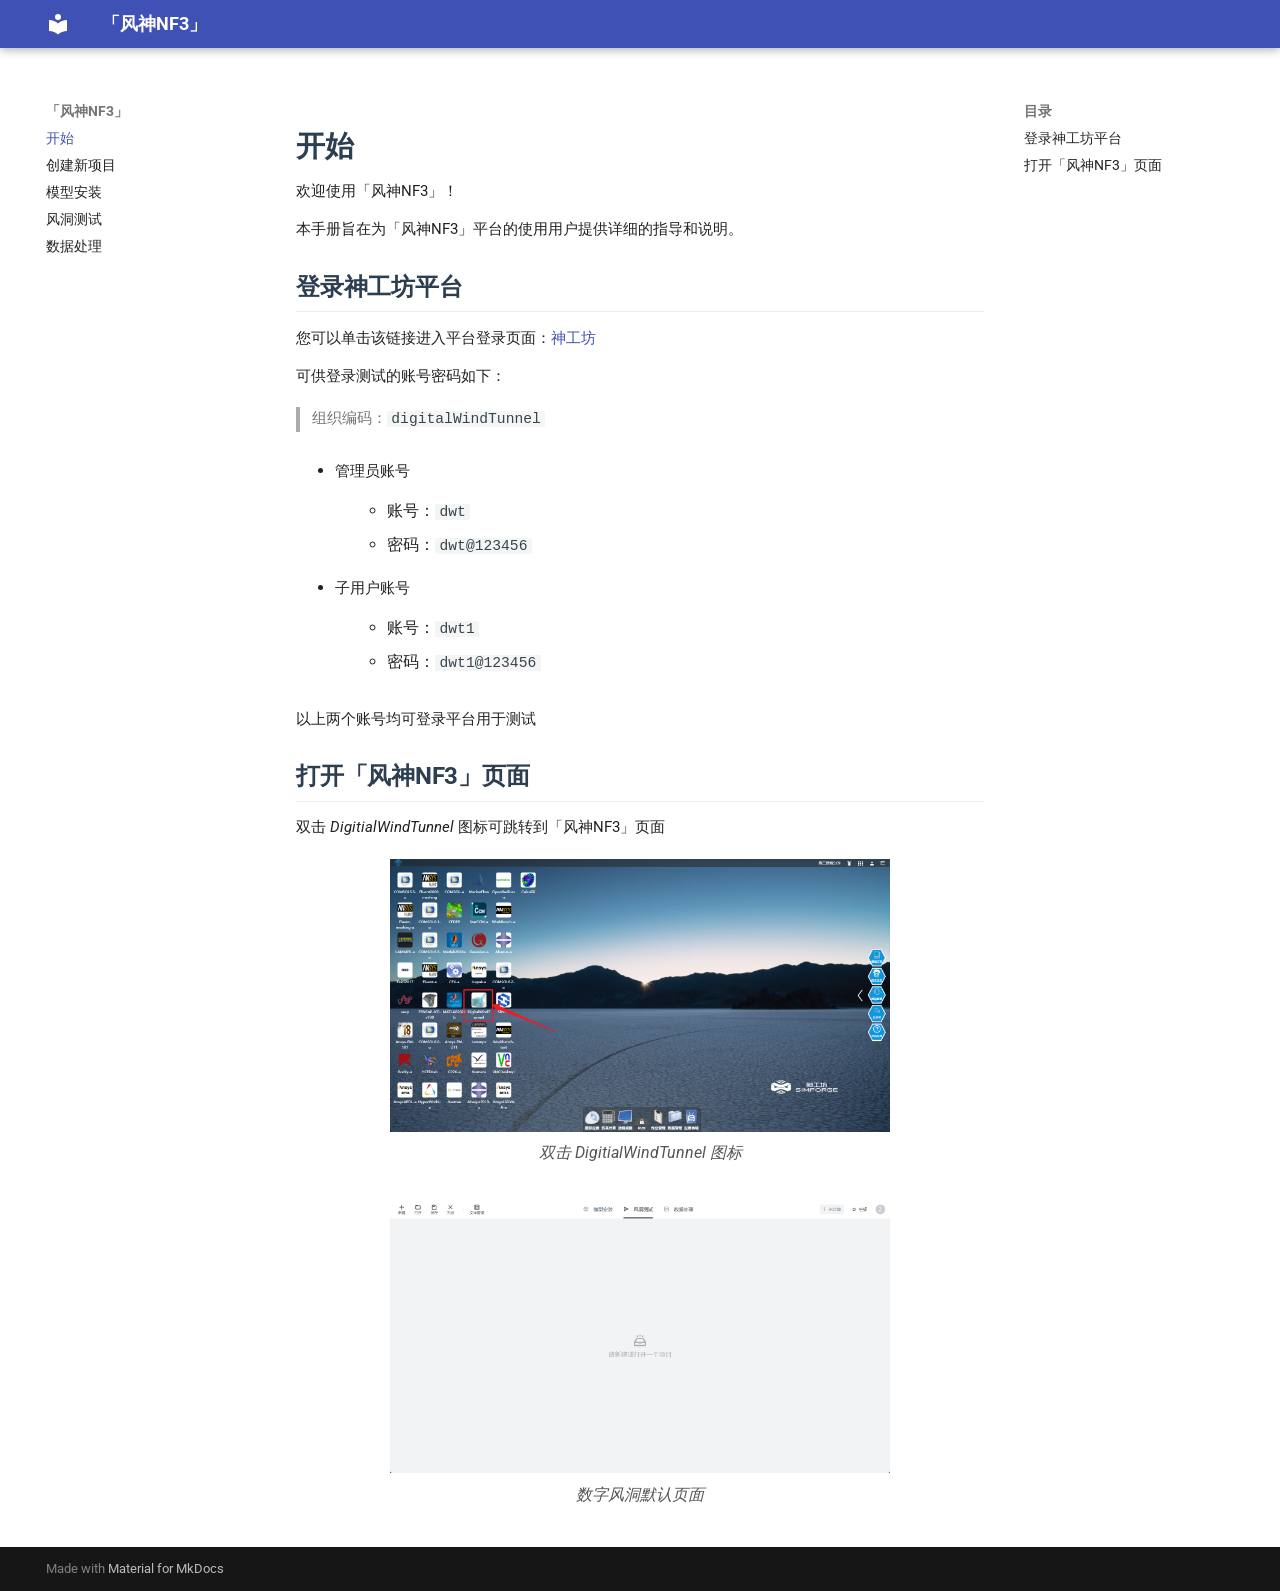
<file: index.html>
<!DOCTYPE html><html lang="zh" class="no-js"><head>
    
      <meta charset="utf-8">
      <meta name="viewport" content="width=device-width,initial-scale=1">
      
      
      
      
      
        <link rel="next" href="%E5%88%9B%E5%BB%BA%E6%96%B0%E9%A1%B9%E7%9B%AE/">
      
      
        
      
      
      <link rel="icon" href="assets/images/favicon.png">
      <meta name="generator" content="mkdocs-1.6.1, mkdocs-material-9.7.0">
    
    
      
        <title>「风神NF3」</title>
      
    
    
      <link rel="stylesheet" href="assets/stylesheets/main.618322db.min.css">
      
      


    
    
      
    
    
      
        
        
        <link rel="preconnect" href="https://fonts.gstatic.com" crossorigin>
        <link rel="stylesheet" href="https://fonts.googleapis.com/css?family=Roboto:300,300i,400,400i,700,700i%7CRoboto+Mono:400,400i,700,700i&amp;display=fallback">
        <style>:root{--md-text-font:"Roboto";--md-code-font:"Roboto Mono"}</style>
      
    
    
      <link rel="stylesheet" href="pdf_custom.css">
    
    <script>__md_scope=new URL(".",location),__md_hash=e=>[...e].reduce(((e,_)=>(e<<5)-e+_.charCodeAt(0)),0),__md_get=(e,_=localStorage,t=__md_scope)=>JSON.parse(_.getItem(t.pathname+"."+e)),__md_set=(e,_,t=localStorage,a=__md_scope)=>{try{t.setItem(a.pathname+"."+e,JSON.stringify(_))}catch(e){}}</script>
    
      

    
    
  <link href="assets/stylesheets/glightbox.min.css" rel="stylesheet"><script src="assets/javascripts/glightbox.min.js"></script><style id="glightbox-style">
            html.glightbox-open { overflow: initial; height: 100%; }
            .gslide-title { margin-top: 0px; user-select: text; }
            .gslide-desc { color: #666; user-select: text; }
            .gslide-image img { background: white; }
            .gscrollbar-fixer { padding-right: 15px; }
            .gdesc-inner { font-size: 0.75rem; }
            body[data-md-color-scheme="slate"] .gdesc-inner { background: var(--md-default-bg-color); }
            body[data-md-color-scheme="slate"] .gslide-title { color: var(--md-default-fg-color); }
            body[data-md-color-scheme="slate"] .gslide-desc { color: var(--md-default-fg-color); }
        </style></head>
  
  
    <body dir="ltr">
  
    
    <input class="md-toggle" data-md-toggle="drawer" type="checkbox" id="__drawer" autocomplete="off">
    <input class="md-toggle" data-md-toggle="search" type="checkbox" id="__search" autocomplete="off">
    <label class="md-overlay" for="__drawer"></label>
    <div data-md-component="skip">
      
        
        <a href="#_1" class="md-skip">
          跳转至
        </a>
      
    </div>
    <div data-md-component="announce">
      
    </div>
    
    
      

  

<header class="md-header md-header--shadow" data-md-component="header">
  <nav class="md-header__inner md-grid" aria-label="页眉">
    <a href="." title="「风神NF3」" class="md-header__button md-logo" aria-label="「风神NF3」" data-md-component="logo">
      
  
  <svg xmlns="http://www.w3.org/2000/svg" viewBox="0 0 24 24"><path d="M12 8a3 3 0 0 0 3-3 3 3 0 0 0-3-3 3 3 0 0 0-3 3 3 3 0 0 0 3 3m0 3.54C9.64 9.35 6.5 8 3 8v11c3.5 0 6.64 1.35 9 3.54 2.36-2.19 5.5-3.54 9-3.54V8c-3.5 0-6.64 1.35-9 3.54"></path></svg>

    </a>
    <label class="md-header__button md-icon" for="__drawer">
      
      <svg xmlns="http://www.w3.org/2000/svg" viewBox="0 0 24 24"><path d="M3 6h18v2H3zm0 5h18v2H3zm0 5h18v2H3z"></path></svg>
    </label>
    <div class="md-header__title" data-md-component="header-title">
      <div class="md-header__ellipsis">
        <div class="md-header__topic">
          <span class="md-ellipsis">
            「风神NF3」
          </span>
        </div>
        <div class="md-header__topic" data-md-component="header-topic">
          <span class="md-ellipsis">
            
              开始
            
          </span>
        </div>
      </div>
    </div>
    
    
      <script>var palette=__md_get("__palette");if(palette&&palette.color){if("(prefers-color-scheme)"===palette.color.media){var media=matchMedia("(prefers-color-scheme: light)"),input=document.querySelector(media.matches?"[data-md-color-media='(prefers-color-scheme: light)']":"[data-md-color-media='(prefers-color-scheme: dark)']");palette.color.media=input.getAttribute("data-md-color-media"),palette.color.scheme=input.getAttribute("data-md-color-scheme"),palette.color.primary=input.getAttribute("data-md-color-primary"),palette.color.accent=input.getAttribute("data-md-color-accent")}for(var[key,value]of Object.entries(palette.color))document.body.setAttribute("data-md-color-"+key,value)}</script>
    
    
    
    
  </nav>
  
</header>
    
    <div class="md-container" data-md-component="container">
      
      
        
          
        
      
      <main class="md-main" data-md-component="main">
        <div class="md-main__inner md-grid">
          
            
              
              <div class="md-sidebar md-sidebar--primary" data-md-component="sidebar" data-md-type="navigation">
                <div class="md-sidebar__scrollwrap">
                  <div class="md-sidebar__inner">
                    



<nav class="md-nav md-nav--primary" aria-label="导航栏" data-md-level="0">
  <label class="md-nav__title" for="__drawer">
    <a href="." title="「风神NF3」" class="md-nav__button md-logo" aria-label="「风神NF3」" data-md-component="logo">
      
  
  <svg xmlns="http://www.w3.org/2000/svg" viewBox="0 0 24 24"><path d="M12 8a3 3 0 0 0 3-3 3 3 0 0 0-3-3 3 3 0 0 0-3 3 3 3 0 0 0 3 3m0 3.54C9.64 9.35 6.5 8 3 8v11c3.5 0 6.64 1.35 9 3.54 2.36-2.19 5.5-3.54 9-3.54V8c-3.5 0-6.64 1.35-9 3.54"></path></svg>

    </a>
    「风神NF3」
  </label>
  
  <ul class="md-nav__list" data-md-scrollfix>
    
      
      
  
  
    
  
  
  
    <li class="md-nav__item md-nav__item--active">
      
      <input class="md-nav__toggle md-toggle" type="checkbox" id="__toc">
      
      
        
      
      
        <label class="md-nav__link md-nav__link--active" for="__toc">
          
  
  
  <span class="md-ellipsis">
    
  
    开始
  

    
  </span>
  
  

          <span class="md-nav__icon md-icon"></span>
        </label>
      
      <a href="." class="md-nav__link md-nav__link--active">
        
  
  
  <span class="md-ellipsis">
    
  
    开始
  

    
  </span>
  
  

      </a>
      
        

<nav class="md-nav md-nav--secondary" aria-label="目录">
  
  
  
    
  
  
    <label class="md-nav__title" for="__toc">
      <span class="md-nav__icon md-icon"></span>
      目录
    </label>
    <ul class="md-nav__list" data-md-component="toc" data-md-scrollfix>
      
        <li class="md-nav__item">
  <a href="#_2" class="md-nav__link">
    <span class="md-ellipsis">
      
        登录神工坊平台
      
    </span>
  </a>
  
</li>
      
        <li class="md-nav__item">
  <a href="#nf3" class="md-nav__link">
    <span class="md-ellipsis">
      
        打开「风神NF3」页面
      
    </span>
  </a>
  
</li>
      
    </ul>
  
</nav>
      
    </li>
  

    
      
      
  
  
  
  
    <li class="md-nav__item">
      <a href="%E5%88%9B%E5%BB%BA%E6%96%B0%E9%A1%B9%E7%9B%AE/" class="md-nav__link">
        
  
  
  <span class="md-ellipsis">
    
  
    创建新项目
  

    
  </span>
  
  

      </a>
    </li>
  

    
      
      
  
  
  
  
    <li class="md-nav__item">
      <a href="%E6%A8%A1%E5%9E%8B%E5%AE%89%E8%A3%85/" class="md-nav__link">
        
  
  
  <span class="md-ellipsis">
    
  
    模型安装
  

    
  </span>
  
  

      </a>
    </li>
  

    
      
      
  
  
  
  
    <li class="md-nav__item">
      <a href="%E9%A3%8E%E6%B4%9E%E6%B5%8B%E8%AF%95/" class="md-nav__link">
        
  
  
  <span class="md-ellipsis">
    
  
    风洞测试
  

    
  </span>
  
  

      </a>
    </li>
  

    
      
      
  
  
  
  
    <li class="md-nav__item">
      <a href="%E6%95%B0%E6%8D%AE%E5%A4%84%E7%90%86/" class="md-nav__link">
        
  
  
  <span class="md-ellipsis">
    
  
    数据处理
  

    
  </span>
  
  

      </a>
    </li>
  

    
  </ul>
</nav>
                  </div>
                </div>
              </div>
            
            
              
              <div class="md-sidebar md-sidebar--secondary" data-md-component="sidebar" data-md-type="toc">
                <div class="md-sidebar__scrollwrap">
                  <div class="md-sidebar__inner">
                    

<nav class="md-nav md-nav--secondary" aria-label="目录">
  
  
  
    
  
  
    <label class="md-nav__title" for="__toc">
      <span class="md-nav__icon md-icon"></span>
      目录
    </label>
    <ul class="md-nav__list" data-md-component="toc" data-md-scrollfix>
      
        <li class="md-nav__item">
  <a href="#_2" class="md-nav__link">
    <span class="md-ellipsis">
      
        登录神工坊平台
      
    </span>
  </a>
  
</li>
      
        <li class="md-nav__item">
  <a href="#nf3" class="md-nav__link">
    <span class="md-ellipsis">
      
        打开「风神NF3」页面
      
    </span>
  </a>
  
</li>
      
    </ul>
  
</nav>
                  </div>
                </div>
              </div>
            
          
          
            <div class="md-content" data-md-component="content">
              
              <article class="md-content__inner md-typeset">
                
                  



<h1 id="_1">开始</h1>
<p>欢迎使用「风神NF3」！ </p>
<p>本手册旨在为「风神NF3」平台的使用用户提供详细的指导和说明。</p>
<h2 id="_2">登录神工坊平台</h2>
<p>您可以单击该链接进入平台登录页面：<a href="https://studio.hpc.simforge.cn/">神工坊</a></p>
<p>可供登录测试的账号密码如下：</p>
<blockquote>
<p>组织编码：<code>digitalWindTunnel</code></p>
</blockquote>
<ul>
<li>
<p>管理员账号</p>
<ul>
<li>账号：<code>dwt</code></li>
<li>密码：<code>dwt@123456</code></li>
</ul>
</li>
<li>
<p>子用户账号</p>
<ul>
<li>账号：<code>dwt1</code></li>
<li>密码：<code>dwt1@123456</code></li>
</ul>
</li>
</ul>
<p>以上两个账号均可登录平台用于测试</p>
<h2 id="nf3">打开「风神NF3」页面</h2>
<p>双击 <em>DigitialWindTunnel</em> 图标可跳转到「风神NF3」页面</p>
<figure>
  <a class="glightbox" data-type="image" data-width="60%" data-height="auto" href="figs/%E5%BC%80%E5%A7%8B/%E5%8F%8C%E5%87%BBDigitialWindTunnel%E5%9B%BE%E6%A0%87.png" data-desc-position="bottom"><img alt="双击DigitialWindTunnel图标" src="figs/%E5%BC%80%E5%A7%8B/%E5%8F%8C%E5%87%BBDigitialWindTunnel%E5%9B%BE%E6%A0%87.png" width="500"></a>
<br>
<figcaption>双击 DigitialWindTunnel 图标</figcaption>
</figure>
<figure>
  <a class="glightbox" data-type="image" data-width="60%" data-height="auto" href="figs/%E5%BC%80%E5%A7%8B/%E6%95%B0%E5%AD%97%E9%A3%8E%E6%B4%9E%E9%BB%98%E8%AE%A4%E9%A1%B5%E9%9D%A2.png" data-desc-position="bottom"><img alt="数字风洞默认页面.png" src="figs/%E5%BC%80%E5%A7%8B/%E6%95%B0%E5%AD%97%E9%A3%8E%E6%B4%9E%E9%BB%98%E8%AE%A4%E9%A1%B5%E9%9D%A2.png" width="500"></a>
<br>
<figcaption>数字风洞默认页面</figcaption>
</figure>












                
              </article>
            </div>
          
          
<script>var target=document.getElementById(location.hash.slice(1));target&&target.name&&(target.checked=target.name.startsWith("__tabbed_"))</script>
        </div>
        
      </main>
      
        <footer class="md-footer">
  
  <div class="md-footer-meta md-typeset">
    <div class="md-footer-meta__inner md-grid">
      <div class="md-copyright">
  
  
    Made with
    <a href="https://squidfunk.github.io/mkdocs-material/" target="_blank" rel="noopener">
      Material for MkDocs
    </a>
  
</div>
      
    </div>
  </div>
</footer>
      
    </div>
    <div class="md-dialog" data-md-component="dialog">
      <div class="md-dialog__inner md-typeset"></div>
    </div>
    
    
    
      
      
      <script id="__config" type="application/json">{"annotate": null, "base": ".", "features": [], "search": "assets/javascripts/workers/search.7a47a382.min.js", "tags": null, "translations": {"clipboard.copied": "\u5df2\u590d\u5236", "clipboard.copy": "\u590d\u5236", "search.result.more.one": "\u5728\u8be5\u9875\u4e0a\u8fd8\u6709 1 \u4e2a\u7b26\u5408\u6761\u4ef6\u7684\u7ed3\u679c", "search.result.more.other": "\u5728\u8be5\u9875\u4e0a\u8fd8\u6709 # \u4e2a\u7b26\u5408\u6761\u4ef6\u7684\u7ed3\u679c", "search.result.none": "\u6ca1\u6709\u627e\u5230\u7b26\u5408\u6761\u4ef6\u7684\u7ed3\u679c", "search.result.one": "\u627e\u5230 1 \u4e2a\u7b26\u5408\u6761\u4ef6\u7684\u7ed3\u679c", "search.result.other": "# \u4e2a\u7b26\u5408\u6761\u4ef6\u7684\u7ed3\u679c", "search.result.placeholder": "\u952e\u5165\u4ee5\u5f00\u59cb\u641c\u7d22", "search.result.term.missing": "\u7f3a\u5c11", "select.version": "\u9009\u62e9\u5f53\u524d\u7248\u672c"}, "version": null}</script>
    
    
      <script src="assets/javascripts/bundle.e71a0d61.min.js"></script>
      
    
  
<script id="init-glightbox">const lightbox = GLightbox({"touchNavigation": true, "loop": false, "zoomable": true, "draggable": true, "openEffect": "zoom", "closeEffect": "zoom", "slideEffect": "slide"});
document$.subscribe(()=>{ lightbox.reload(); });
</script></body></html>
</file>
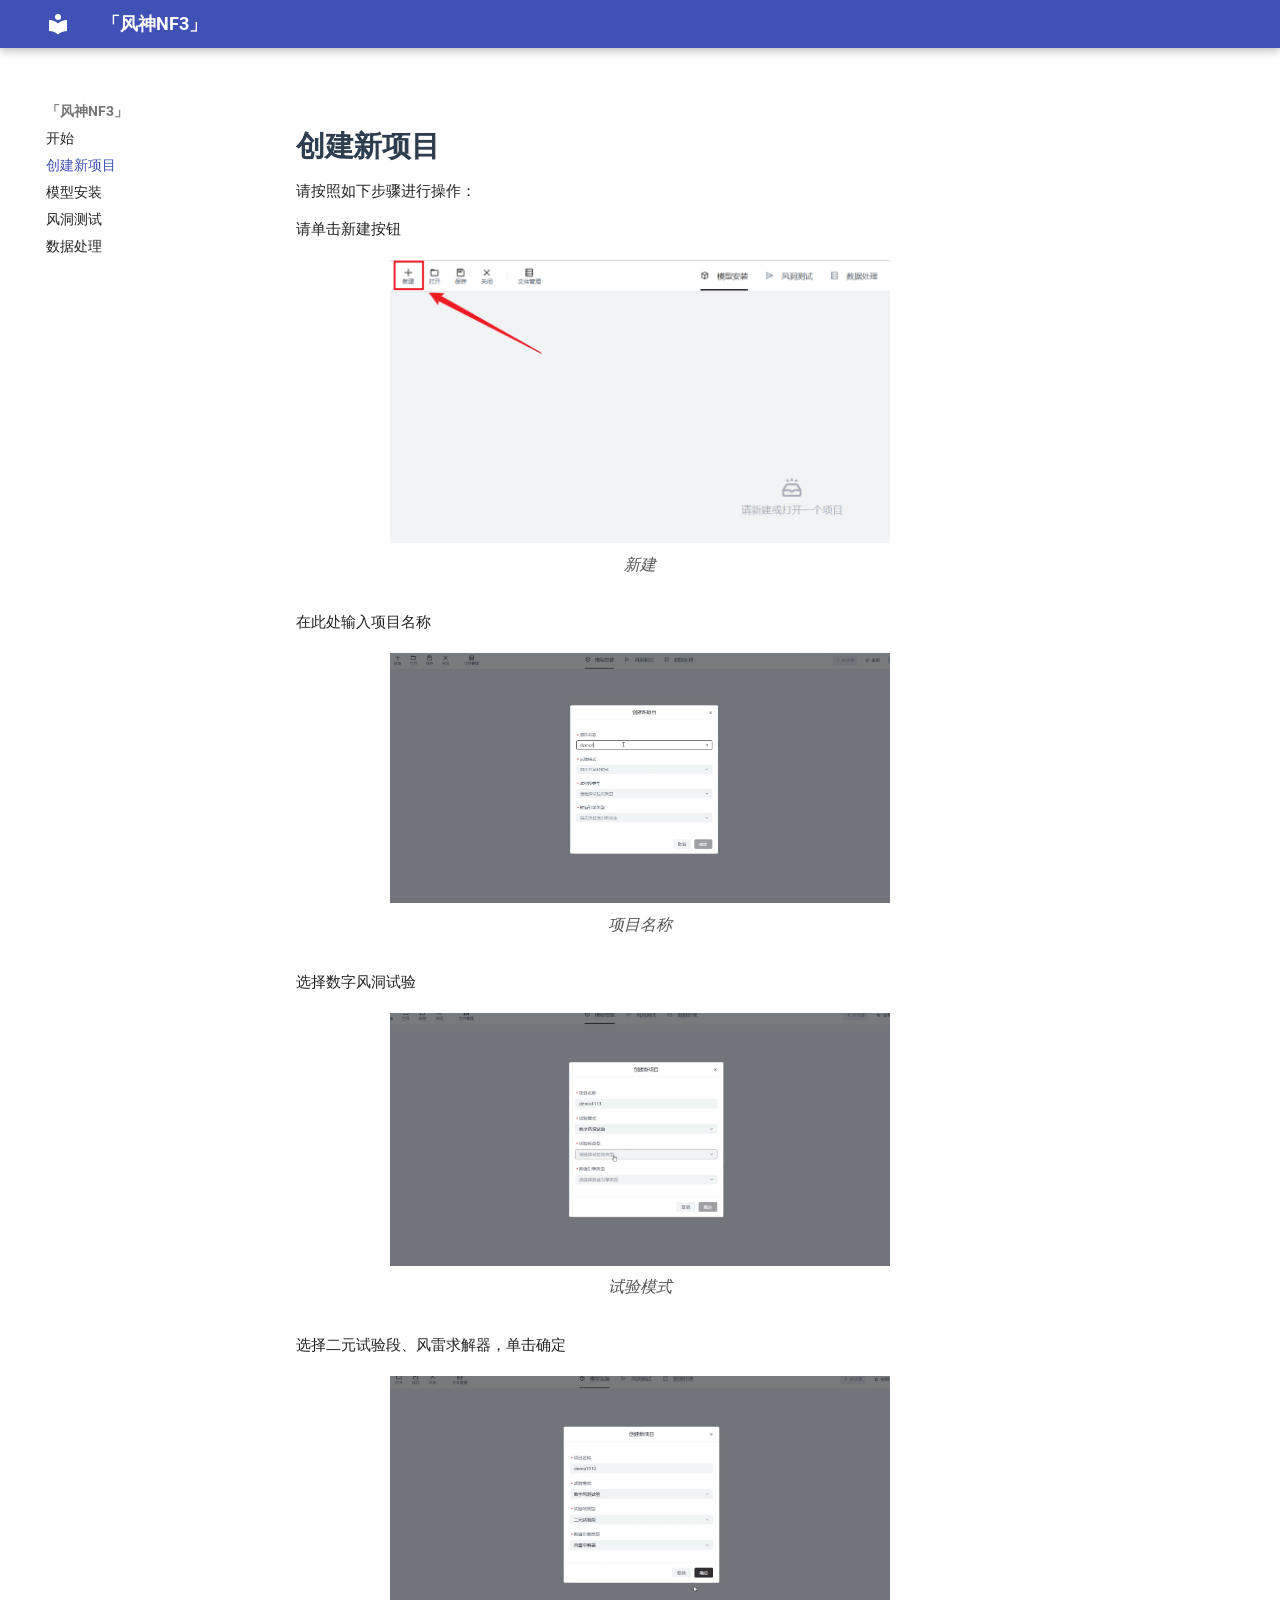
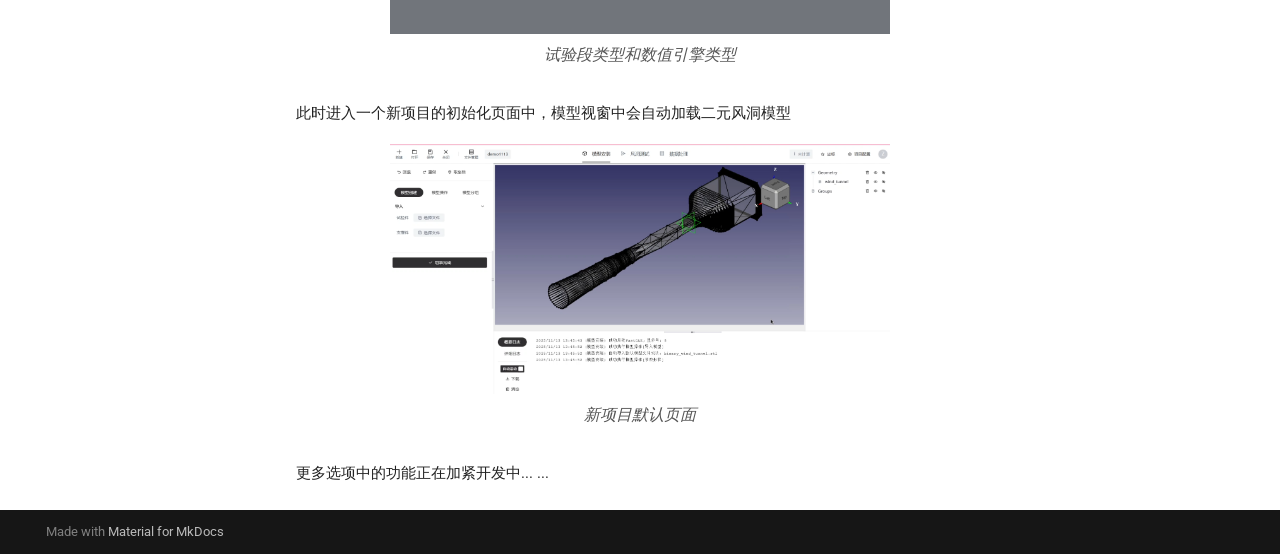
<file: 创建新项目/index.html>
<!DOCTYPE html><html lang="zh" class="no-js"><head>
    
      <meta charset="utf-8">
      <meta name="viewport" content="width=device-width,initial-scale=1">
      
      
      
      
        <link rel="prev" href="..">
      
      
        <link rel="next" href="../%E6%A8%A1%E5%9E%8B%E5%AE%89%E8%A3%85/">
      
      
        
      
      
      <link rel="icon" href="../assets/images/favicon.png">
      <meta name="generator" content="mkdocs-1.6.1, mkdocs-material-9.7.0">
    
    
      
        <title>创建新项目 - 「风神NF3」</title>
      
    
    
      <link rel="stylesheet" href="../assets/stylesheets/main.618322db.min.css">
      
      


    
    
      
    
    
      
        
        
        <link rel="preconnect" href="https://fonts.gstatic.com" crossorigin>
        <link rel="stylesheet" href="https://fonts.googleapis.com/css?family=Roboto:300,300i,400,400i,700,700i%7CRoboto+Mono:400,400i,700,700i&amp;display=fallback">
        <style>:root{--md-text-font:"Roboto";--md-code-font:"Roboto Mono"}</style>
      
    
    
      <link rel="stylesheet" href="../pdf_custom.css">
    
    <script>__md_scope=new URL("..",location),__md_hash=e=>[...e].reduce(((e,_)=>(e<<5)-e+_.charCodeAt(0)),0),__md_get=(e,_=localStorage,t=__md_scope)=>JSON.parse(_.getItem(t.pathname+"."+e)),__md_set=(e,_,t=localStorage,a=__md_scope)=>{try{t.setItem(a.pathname+"."+e,JSON.stringify(_))}catch(e){}}</script>
    
      

    
    
  <link href="../assets/stylesheets/glightbox.min.css" rel="stylesheet"><script src="../assets/javascripts/glightbox.min.js"></script><style id="glightbox-style">
            html.glightbox-open { overflow: initial; height: 100%; }
            .gslide-title { margin-top: 0px; user-select: text; }
            .gslide-desc { color: #666; user-select: text; }
            .gslide-image img { background: white; }
            .gscrollbar-fixer { padding-right: 15px; }
            .gdesc-inner { font-size: 0.75rem; }
            body[data-md-color-scheme="slate"] .gdesc-inner { background: var(--md-default-bg-color); }
            body[data-md-color-scheme="slate"] .gslide-title { color: var(--md-default-fg-color); }
            body[data-md-color-scheme="slate"] .gslide-desc { color: var(--md-default-fg-color); }
        </style></head>
  
  
    <body dir="ltr">
  
    
    <input class="md-toggle" data-md-toggle="drawer" type="checkbox" id="__drawer" autocomplete="off">
    <input class="md-toggle" data-md-toggle="search" type="checkbox" id="__search" autocomplete="off">
    <label class="md-overlay" for="__drawer"></label>
    <div data-md-component="skip">
      
        
        <a href="#_1" class="md-skip">
          跳转至
        </a>
      
    </div>
    <div data-md-component="announce">
      
    </div>
    
    
      

  

<header class="md-header md-header--shadow" data-md-component="header">
  <nav class="md-header__inner md-grid" aria-label="页眉">
    <a href=".." title="「风神NF3」" class="md-header__button md-logo" aria-label="「风神NF3」" data-md-component="logo">
      
  
  <svg xmlns="http://www.w3.org/2000/svg" viewBox="0 0 24 24"><path d="M12 8a3 3 0 0 0 3-3 3 3 0 0 0-3-3 3 3 0 0 0-3 3 3 3 0 0 0 3 3m0 3.54C9.64 9.35 6.5 8 3 8v11c3.5 0 6.64 1.35 9 3.54 2.36-2.19 5.5-3.54 9-3.54V8c-3.5 0-6.64 1.35-9 3.54"></path></svg>

    </a>
    <label class="md-header__button md-icon" for="__drawer">
      
      <svg xmlns="http://www.w3.org/2000/svg" viewBox="0 0 24 24"><path d="M3 6h18v2H3zm0 5h18v2H3zm0 5h18v2H3z"></path></svg>
    </label>
    <div class="md-header__title" data-md-component="header-title">
      <div class="md-header__ellipsis">
        <div class="md-header__topic">
          <span class="md-ellipsis">
            「风神NF3」
          </span>
        </div>
        <div class="md-header__topic" data-md-component="header-topic">
          <span class="md-ellipsis">
            
              创建新项目
            
          </span>
        </div>
      </div>
    </div>
    
    
      <script>var palette=__md_get("__palette");if(palette&&palette.color){if("(prefers-color-scheme)"===palette.color.media){var media=matchMedia("(prefers-color-scheme: light)"),input=document.querySelector(media.matches?"[data-md-color-media='(prefers-color-scheme: light)']":"[data-md-color-media='(prefers-color-scheme: dark)']");palette.color.media=input.getAttribute("data-md-color-media"),palette.color.scheme=input.getAttribute("data-md-color-scheme"),palette.color.primary=input.getAttribute("data-md-color-primary"),palette.color.accent=input.getAttribute("data-md-color-accent")}for(var[key,value]of Object.entries(palette.color))document.body.setAttribute("data-md-color-"+key,value)}</script>
    
    
    
    
  </nav>
  
</header>
    
    <div class="md-container" data-md-component="container">
      
      
        
          
        
      
      <main class="md-main" data-md-component="main">
        <div class="md-main__inner md-grid">
          
            
              
              <div class="md-sidebar md-sidebar--primary" data-md-component="sidebar" data-md-type="navigation">
                <div class="md-sidebar__scrollwrap">
                  <div class="md-sidebar__inner">
                    



<nav class="md-nav md-nav--primary" aria-label="导航栏" data-md-level="0">
  <label class="md-nav__title" for="__drawer">
    <a href=".." title="「风神NF3」" class="md-nav__button md-logo" aria-label="「风神NF3」" data-md-component="logo">
      
  
  <svg xmlns="http://www.w3.org/2000/svg" viewBox="0 0 24 24"><path d="M12 8a3 3 0 0 0 3-3 3 3 0 0 0-3-3 3 3 0 0 0-3 3 3 3 0 0 0 3 3m0 3.54C9.64 9.35 6.5 8 3 8v11c3.5 0 6.64 1.35 9 3.54 2.36-2.19 5.5-3.54 9-3.54V8c-3.5 0-6.64 1.35-9 3.54"></path></svg>

    </a>
    「风神NF3」
  </label>
  
  <ul class="md-nav__list" data-md-scrollfix>
    
      
      
  
  
  
  
    <li class="md-nav__item">
      <a href=".." class="md-nav__link">
        
  
  
  <span class="md-ellipsis">
    
  
    开始
  

    
  </span>
  
  

      </a>
    </li>
  

    
      
      
  
  
    
  
  
  
    <li class="md-nav__item md-nav__item--active">
      
      <input class="md-nav__toggle md-toggle" type="checkbox" id="__toc">
      
      
        
      
      
      <a href="./" class="md-nav__link md-nav__link--active">
        
  
  
  <span class="md-ellipsis">
    
  
    创建新项目
  

    
  </span>
  
  

      </a>
      
    </li>
  

    
      
      
  
  
  
  
    <li class="md-nav__item">
      <a href="../%E6%A8%A1%E5%9E%8B%E5%AE%89%E8%A3%85/" class="md-nav__link">
        
  
  
  <span class="md-ellipsis">
    
  
    模型安装
  

    
  </span>
  
  

      </a>
    </li>
  

    
      
      
  
  
  
  
    <li class="md-nav__item">
      <a href="../%E9%A3%8E%E6%B4%9E%E6%B5%8B%E8%AF%95/" class="md-nav__link">
        
  
  
  <span class="md-ellipsis">
    
  
    风洞测试
  

    
  </span>
  
  

      </a>
    </li>
  

    
      
      
  
  
  
  
    <li class="md-nav__item">
      <a href="../%E6%95%B0%E6%8D%AE%E5%A4%84%E7%90%86/" class="md-nav__link">
        
  
  
  <span class="md-ellipsis">
    
  
    数据处理
  

    
  </span>
  
  

      </a>
    </li>
  

    
  </ul>
</nav>
                  </div>
                </div>
              </div>
            
            
              
              <div class="md-sidebar md-sidebar--secondary" data-md-component="sidebar" data-md-type="toc">
                <div class="md-sidebar__scrollwrap">
                  <div class="md-sidebar__inner">
                    

<nav class="md-nav md-nav--secondary" aria-label="目录">
  
  
  
    
  
  
</nav>
                  </div>
                </div>
              </div>
            
          
          
            <div class="md-content" data-md-component="content">
              
              <article class="md-content__inner md-typeset">
                
                  



<h1 id="_1">创建新项目</h1>
<p>请按照如下步骤进行操作：</p>
<p>请单击新建按钮</p>
<figure>
  <a class="glightbox" data-type="image" data-width="60%" data-height="auto" href="../figs/%E5%88%9B%E5%BB%BA%E6%96%B0%E9%A1%B9%E7%9B%AE/%E6%96%B0%E5%BB%BA.png" data-desc-position="bottom"><img alt="新建" src="../figs/%E5%88%9B%E5%BB%BA%E6%96%B0%E9%A1%B9%E7%9B%AE/%E6%96%B0%E5%BB%BA.png" width="500"></a>
<br>
<figcaption>新建</figcaption>
</figure>
<p>在此处输入项目名称</p>
<figure>
  <a class="glightbox" data-type="image" data-width="60%" data-height="auto" href="../figs/%E5%88%9B%E5%BB%BA%E6%96%B0%E9%A1%B9%E7%9B%AE/%E9%A1%B9%E7%9B%AE%E5%90%8D%E7%A7%B0.png" data-desc-position="bottom"><img alt="项目名称" src="../figs/%E5%88%9B%E5%BB%BA%E6%96%B0%E9%A1%B9%E7%9B%AE/%E9%A1%B9%E7%9B%AE%E5%90%8D%E7%A7%B0.png" width="500"></a>
<br>
<figcaption>项目名称</figcaption>
</figure>
<p>选择数字风洞试验</p>
<figure>
  <a class="glightbox" data-type="image" data-width="60%" data-height="auto" href="../figs/%E5%88%9B%E5%BB%BA%E6%96%B0%E9%A1%B9%E7%9B%AE/%E8%AF%95%E9%AA%8C%E6%A8%A1%E5%BC%8F.png" data-desc-position="bottom"><img alt="试验模式" src="../figs/%E5%88%9B%E5%BB%BA%E6%96%B0%E9%A1%B9%E7%9B%AE/%E8%AF%95%E9%AA%8C%E6%A8%A1%E5%BC%8F.png" width="500"></a>
<br>
<figcaption>试验模式</figcaption>
</figure>
<p>选择二元试验段、风雷求解器，单击确定</p>
<figure>
  <a class="glightbox" data-type="image" data-width="60%" data-height="auto" href="../figs/%E5%88%9B%E5%BB%BA%E6%96%B0%E9%A1%B9%E7%9B%AE/%E8%AF%95%E9%AA%8C%E6%AE%B5%E7%B1%BB%E5%9E%8B%E5%92%8C%E6%95%B0%E5%80%BC%E5%BC%95%E6%93%8E%E7%B1%BB%E5%9E%8B.png" data-desc-position="bottom"><img alt="试验段类型和数值引擎类型" src="../figs/%E5%88%9B%E5%BB%BA%E6%96%B0%E9%A1%B9%E7%9B%AE/%E8%AF%95%E9%AA%8C%E6%AE%B5%E7%B1%BB%E5%9E%8B%E5%92%8C%E6%95%B0%E5%80%BC%E5%BC%95%E6%93%8E%E7%B1%BB%E5%9E%8B.png" width="500"></a>
<br>
<figcaption>试验段类型和数值引擎类型</figcaption>
 </figure>
<p>此时进入一个新项目的初始化页面中，模型视窗中会自动加载二元风洞模型</p>
<figure>
  <a class="glightbox" data-type="image" data-width="60%" data-height="auto" href="../figs/%E5%88%9B%E5%BB%BA%E6%96%B0%E9%A1%B9%E7%9B%AE/%E6%96%B0%E9%A1%B9%E7%9B%AE%E9%BB%98%E8%AE%A4%E9%A1%B5%E9%9D%A2.png" data-desc-position="bottom"><img alt="新项目默认页面" src="../figs/%E5%88%9B%E5%BB%BA%E6%96%B0%E9%A1%B9%E7%9B%AE/%E6%96%B0%E9%A1%B9%E7%9B%AE%E9%BB%98%E8%AE%A4%E9%A1%B5%E9%9D%A2.png" width="500"></a>
<br>
<figcaption>新项目默认页面</figcaption>
 </figure>
<p>更多选项中的功能正在加紧开发中... ...</p>












                
              </article>
            </div>
          
          
<script>var target=document.getElementById(location.hash.slice(1));target&&target.name&&(target.checked=target.name.startsWith("__tabbed_"))</script>
        </div>
        
      </main>
      
        <footer class="md-footer">
  
  <div class="md-footer-meta md-typeset">
    <div class="md-footer-meta__inner md-grid">
      <div class="md-copyright">
  
  
    Made with
    <a href="https://squidfunk.github.io/mkdocs-material/" target="_blank" rel="noopener">
      Material for MkDocs
    </a>
  
</div>
      
    </div>
  </div>
</footer>
      
    </div>
    <div class="md-dialog" data-md-component="dialog">
      <div class="md-dialog__inner md-typeset"></div>
    </div>
    
    
    
      
      
      <script id="__config" type="application/json">{"annotate": null, "base": "..", "features": [], "search": "../assets/javascripts/workers/search.7a47a382.min.js", "tags": null, "translations": {"clipboard.copied": "\u5df2\u590d\u5236", "clipboard.copy": "\u590d\u5236", "search.result.more.one": "\u5728\u8be5\u9875\u4e0a\u8fd8\u6709 1 \u4e2a\u7b26\u5408\u6761\u4ef6\u7684\u7ed3\u679c", "search.result.more.other": "\u5728\u8be5\u9875\u4e0a\u8fd8\u6709 # \u4e2a\u7b26\u5408\u6761\u4ef6\u7684\u7ed3\u679c", "search.result.none": "\u6ca1\u6709\u627e\u5230\u7b26\u5408\u6761\u4ef6\u7684\u7ed3\u679c", "search.result.one": "\u627e\u5230 1 \u4e2a\u7b26\u5408\u6761\u4ef6\u7684\u7ed3\u679c", "search.result.other": "# \u4e2a\u7b26\u5408\u6761\u4ef6\u7684\u7ed3\u679c", "search.result.placeholder": "\u952e\u5165\u4ee5\u5f00\u59cb\u641c\u7d22", "search.result.term.missing": "\u7f3a\u5c11", "select.version": "\u9009\u62e9\u5f53\u524d\u7248\u672c"}, "version": null}</script>
    
    
      <script src="../assets/javascripts/bundle.e71a0d61.min.js"></script>
      
    
  
<script id="init-glightbox">const lightbox = GLightbox({"touchNavigation": true, "loop": false, "zoomable": true, "draggable": true, "openEffect": "zoom", "closeEffect": "zoom", "slideEffect": "slide"});
document$.subscribe(()=>{ lightbox.reload(); });
</script></body></html>
</file>
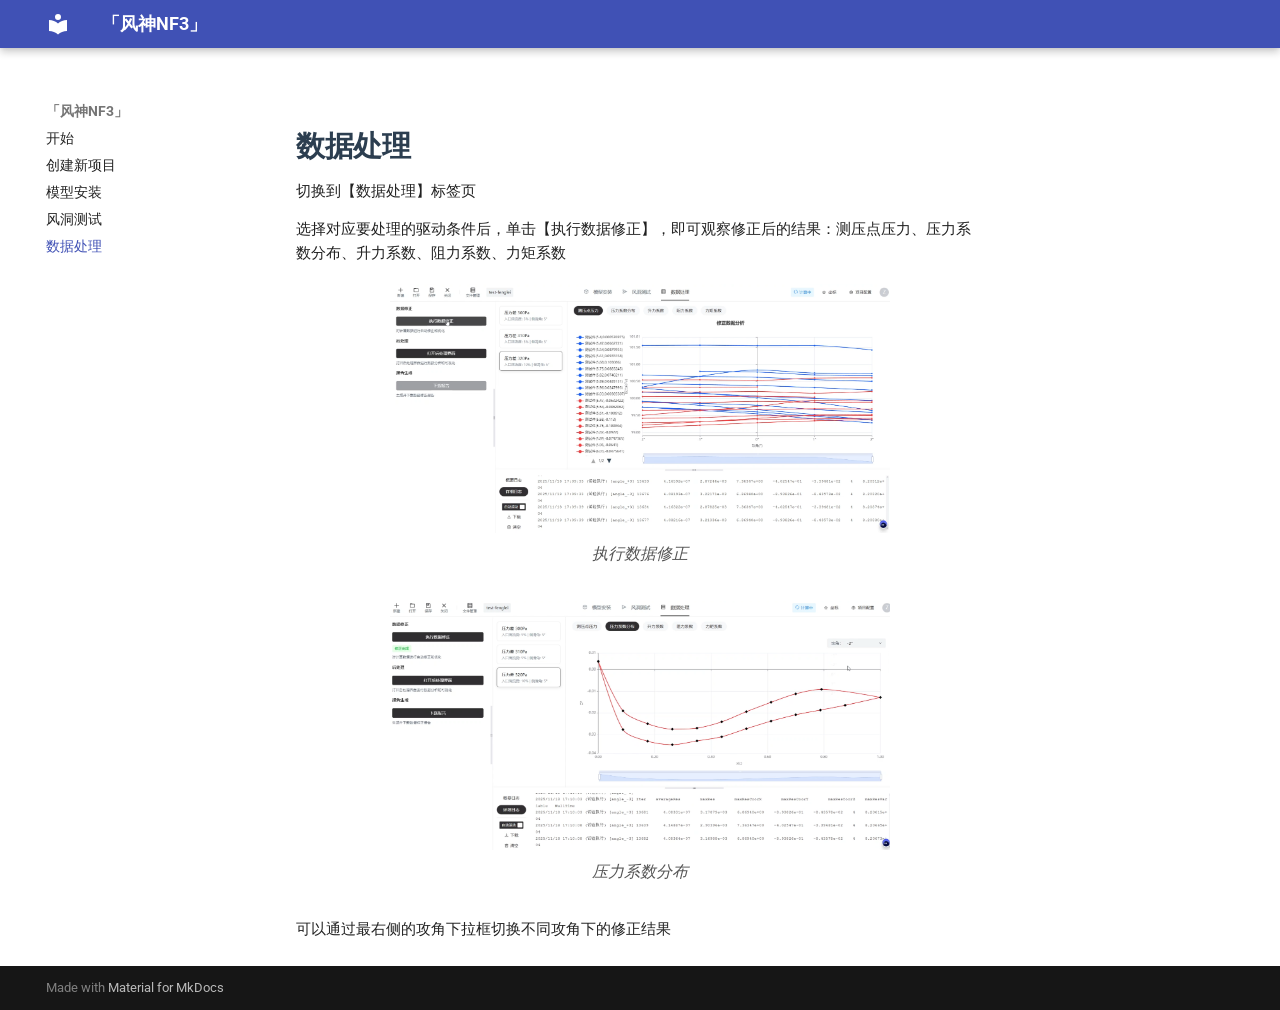
<file: 数据处理/index.html>
<!DOCTYPE html><html lang="zh" class="no-js"><head>
    
      <meta charset="utf-8">
      <meta name="viewport" content="width=device-width,initial-scale=1">
      
      
      
      
        <link rel="prev" href="../%E9%A3%8E%E6%B4%9E%E6%B5%8B%E8%AF%95/">
      
      
      
        
      
      
      <link rel="icon" href="../assets/images/favicon.png">
      <meta name="generator" content="mkdocs-1.6.1, mkdocs-material-9.7.0">
    
    
      
        <title>数据处理 - 「风神NF3」</title>
      
    
    
      <link rel="stylesheet" href="../assets/stylesheets/main.618322db.min.css">
      
      


    
    
      
    
    
      
        
        
        <link rel="preconnect" href="https://fonts.gstatic.com" crossorigin>
        <link rel="stylesheet" href="https://fonts.googleapis.com/css?family=Roboto:300,300i,400,400i,700,700i%7CRoboto+Mono:400,400i,700,700i&amp;display=fallback">
        <style>:root{--md-text-font:"Roboto";--md-code-font:"Roboto Mono"}</style>
      
    
    
      <link rel="stylesheet" href="../pdf_custom.css">
    
    <script>__md_scope=new URL("..",location),__md_hash=e=>[...e].reduce(((e,_)=>(e<<5)-e+_.charCodeAt(0)),0),__md_get=(e,_=localStorage,t=__md_scope)=>JSON.parse(_.getItem(t.pathname+"."+e)),__md_set=(e,_,t=localStorage,a=__md_scope)=>{try{t.setItem(a.pathname+"."+e,JSON.stringify(_))}catch(e){}}</script>
    
      

    
    
  <link href="../assets/stylesheets/glightbox.min.css" rel="stylesheet"><script src="../assets/javascripts/glightbox.min.js"></script><style id="glightbox-style">
            html.glightbox-open { overflow: initial; height: 100%; }
            .gslide-title { margin-top: 0px; user-select: text; }
            .gslide-desc { color: #666; user-select: text; }
            .gslide-image img { background: white; }
            .gscrollbar-fixer { padding-right: 15px; }
            .gdesc-inner { font-size: 0.75rem; }
            body[data-md-color-scheme="slate"] .gdesc-inner { background: var(--md-default-bg-color); }
            body[data-md-color-scheme="slate"] .gslide-title { color: var(--md-default-fg-color); }
            body[data-md-color-scheme="slate"] .gslide-desc { color: var(--md-default-fg-color); }
        </style></head>
  
  
    <body dir="ltr">
  
    
    <input class="md-toggle" data-md-toggle="drawer" type="checkbox" id="__drawer" autocomplete="off">
    <input class="md-toggle" data-md-toggle="search" type="checkbox" id="__search" autocomplete="off">
    <label class="md-overlay" for="__drawer"></label>
    <div data-md-component="skip">
      
        
        <a href="#_1" class="md-skip">
          跳转至
        </a>
      
    </div>
    <div data-md-component="announce">
      
    </div>
    
    
      

  

<header class="md-header md-header--shadow" data-md-component="header">
  <nav class="md-header__inner md-grid" aria-label="页眉">
    <a href=".." title="「风神NF3」" class="md-header__button md-logo" aria-label="「风神NF3」" data-md-component="logo">
      
  
  <svg xmlns="http://www.w3.org/2000/svg" viewBox="0 0 24 24"><path d="M12 8a3 3 0 0 0 3-3 3 3 0 0 0-3-3 3 3 0 0 0-3 3 3 3 0 0 0 3 3m0 3.54C9.64 9.35 6.5 8 3 8v11c3.5 0 6.64 1.35 9 3.54 2.36-2.19 5.5-3.54 9-3.54V8c-3.5 0-6.64 1.35-9 3.54"></path></svg>

    </a>
    <label class="md-header__button md-icon" for="__drawer">
      
      <svg xmlns="http://www.w3.org/2000/svg" viewBox="0 0 24 24"><path d="M3 6h18v2H3zm0 5h18v2H3zm0 5h18v2H3z"></path></svg>
    </label>
    <div class="md-header__title" data-md-component="header-title">
      <div class="md-header__ellipsis">
        <div class="md-header__topic">
          <span class="md-ellipsis">
            「风神NF3」
          </span>
        </div>
        <div class="md-header__topic" data-md-component="header-topic">
          <span class="md-ellipsis">
            
              数据处理
            
          </span>
        </div>
      </div>
    </div>
    
    
      <script>var palette=__md_get("__palette");if(palette&&palette.color){if("(prefers-color-scheme)"===palette.color.media){var media=matchMedia("(prefers-color-scheme: light)"),input=document.querySelector(media.matches?"[data-md-color-media='(prefers-color-scheme: light)']":"[data-md-color-media='(prefers-color-scheme: dark)']");palette.color.media=input.getAttribute("data-md-color-media"),palette.color.scheme=input.getAttribute("data-md-color-scheme"),palette.color.primary=input.getAttribute("data-md-color-primary"),palette.color.accent=input.getAttribute("data-md-color-accent")}for(var[key,value]of Object.entries(palette.color))document.body.setAttribute("data-md-color-"+key,value)}</script>
    
    
    
    
  </nav>
  
</header>
    
    <div class="md-container" data-md-component="container">
      
      
        
          
        
      
      <main class="md-main" data-md-component="main">
        <div class="md-main__inner md-grid">
          
            
              
              <div class="md-sidebar md-sidebar--primary" data-md-component="sidebar" data-md-type="navigation">
                <div class="md-sidebar__scrollwrap">
                  <div class="md-sidebar__inner">
                    



<nav class="md-nav md-nav--primary" aria-label="导航栏" data-md-level="0">
  <label class="md-nav__title" for="__drawer">
    <a href=".." title="「风神NF3」" class="md-nav__button md-logo" aria-label="「风神NF3」" data-md-component="logo">
      
  
  <svg xmlns="http://www.w3.org/2000/svg" viewBox="0 0 24 24"><path d="M12 8a3 3 0 0 0 3-3 3 3 0 0 0-3-3 3 3 0 0 0-3 3 3 3 0 0 0 3 3m0 3.54C9.64 9.35 6.5 8 3 8v11c3.5 0 6.64 1.35 9 3.54 2.36-2.19 5.5-3.54 9-3.54V8c-3.5 0-6.64 1.35-9 3.54"></path></svg>

    </a>
    「风神NF3」
  </label>
  
  <ul class="md-nav__list" data-md-scrollfix>
    
      
      
  
  
  
  
    <li class="md-nav__item">
      <a href=".." class="md-nav__link">
        
  
  
  <span class="md-ellipsis">
    
  
    开始
  

    
  </span>
  
  

      </a>
    </li>
  

    
      
      
  
  
  
  
    <li class="md-nav__item">
      <a href="../%E5%88%9B%E5%BB%BA%E6%96%B0%E9%A1%B9%E7%9B%AE/" class="md-nav__link">
        
  
  
  <span class="md-ellipsis">
    
  
    创建新项目
  

    
  </span>
  
  

      </a>
    </li>
  

    
      
      
  
  
  
  
    <li class="md-nav__item">
      <a href="../%E6%A8%A1%E5%9E%8B%E5%AE%89%E8%A3%85/" class="md-nav__link">
        
  
  
  <span class="md-ellipsis">
    
  
    模型安装
  

    
  </span>
  
  

      </a>
    </li>
  

    
      
      
  
  
  
  
    <li class="md-nav__item">
      <a href="../%E9%A3%8E%E6%B4%9E%E6%B5%8B%E8%AF%95/" class="md-nav__link">
        
  
  
  <span class="md-ellipsis">
    
  
    风洞测试
  

    
  </span>
  
  

      </a>
    </li>
  

    
      
      
  
  
    
  
  
  
    <li class="md-nav__item md-nav__item--active">
      
      <input class="md-nav__toggle md-toggle" type="checkbox" id="__toc">
      
      
        
      
      
      <a href="./" class="md-nav__link md-nav__link--active">
        
  
  
  <span class="md-ellipsis">
    
  
    数据处理
  

    
  </span>
  
  

      </a>
      
    </li>
  

    
  </ul>
</nav>
                  </div>
                </div>
              </div>
            
            
              
              <div class="md-sidebar md-sidebar--secondary" data-md-component="sidebar" data-md-type="toc">
                <div class="md-sidebar__scrollwrap">
                  <div class="md-sidebar__inner">
                    

<nav class="md-nav md-nav--secondary" aria-label="目录">
  
  
  
    
  
  
</nav>
                  </div>
                </div>
              </div>
            
          
          
            <div class="md-content" data-md-component="content">
              
              <article class="md-content__inner md-typeset">
                
                  



<h1 id="_1">数据处理</h1>
<p>切换到【数据处理】标签页</p>
<p>选择对应要处理的驱动条件后，单击【执行数据修正】，即可观察修正后的结果：测压点压力、压力系数分布、升力系数、阻力系数、力矩系数</p>
<figure>
  <a class="glightbox" data-type="image" data-width="60%" data-height="auto" href="../figs/%E6%95%B0%E6%8D%AE%E5%A4%84%E7%90%86/%E6%89%A7%E8%A1%8C%E6%95%B0%E6%8D%AE%E4%BF%AE%E6%AD%A3.png" data-desc-position="bottom"><img alt="执行数据修正" src="../figs/%E6%95%B0%E6%8D%AE%E5%A4%84%E7%90%86/%E6%89%A7%E8%A1%8C%E6%95%B0%E6%8D%AE%E4%BF%AE%E6%AD%A3.png" width="500"></a>
<br>
<figcaption>执行数据修正</figcaption>
 </figure>
<figure>
  <a class="glightbox" data-type="image" data-width="60%" data-height="auto" href="../figs/%E6%95%B0%E6%8D%AE%E5%A4%84%E7%90%86/%E5%8E%8B%E5%8A%9B%E7%B3%BB%E6%95%B0%E5%88%86%E5%B8%83.png" data-desc-position="bottom"><img alt="压力系数分布" src="../figs/%E6%95%B0%E6%8D%AE%E5%A4%84%E7%90%86/%E5%8E%8B%E5%8A%9B%E7%B3%BB%E6%95%B0%E5%88%86%E5%B8%83.png" width="500"></a>
<br>
<figcaption>压力系数分布</figcaption>
 </figure>
<p>可以通过最右侧的攻角下拉框切换不同攻角下的修正结果</p>












                
              </article>
            </div>
          
          
<script>var target=document.getElementById(location.hash.slice(1));target&&target.name&&(target.checked=target.name.startsWith("__tabbed_"))</script>
        </div>
        
      </main>
      
        <footer class="md-footer">
  
  <div class="md-footer-meta md-typeset">
    <div class="md-footer-meta__inner md-grid">
      <div class="md-copyright">
  
  
    Made with
    <a href="https://squidfunk.github.io/mkdocs-material/" target="_blank" rel="noopener">
      Material for MkDocs
    </a>
  
</div>
      
    </div>
  </div>
</footer>
      
    </div>
    <div class="md-dialog" data-md-component="dialog">
      <div class="md-dialog__inner md-typeset"></div>
    </div>
    
    
    
      
      
      <script id="__config" type="application/json">{"annotate": null, "base": "..", "features": [], "search": "../assets/javascripts/workers/search.7a47a382.min.js", "tags": null, "translations": {"clipboard.copied": "\u5df2\u590d\u5236", "clipboard.copy": "\u590d\u5236", "search.result.more.one": "\u5728\u8be5\u9875\u4e0a\u8fd8\u6709 1 \u4e2a\u7b26\u5408\u6761\u4ef6\u7684\u7ed3\u679c", "search.result.more.other": "\u5728\u8be5\u9875\u4e0a\u8fd8\u6709 # \u4e2a\u7b26\u5408\u6761\u4ef6\u7684\u7ed3\u679c", "search.result.none": "\u6ca1\u6709\u627e\u5230\u7b26\u5408\u6761\u4ef6\u7684\u7ed3\u679c", "search.result.one": "\u627e\u5230 1 \u4e2a\u7b26\u5408\u6761\u4ef6\u7684\u7ed3\u679c", "search.result.other": "# \u4e2a\u7b26\u5408\u6761\u4ef6\u7684\u7ed3\u679c", "search.result.placeholder": "\u952e\u5165\u4ee5\u5f00\u59cb\u641c\u7d22", "search.result.term.missing": "\u7f3a\u5c11", "select.version": "\u9009\u62e9\u5f53\u524d\u7248\u672c"}, "version": null}</script>
    
    
      <script src="../assets/javascripts/bundle.e71a0d61.min.js"></script>
      
    
  
<script id="init-glightbox">const lightbox = GLightbox({"touchNavigation": true, "loop": false, "zoomable": true, "draggable": true, "openEffect": "zoom", "closeEffect": "zoom", "slideEffect": "slide"});
document$.subscribe(()=>{ lightbox.reload(); });
</script></body></html>
</file>
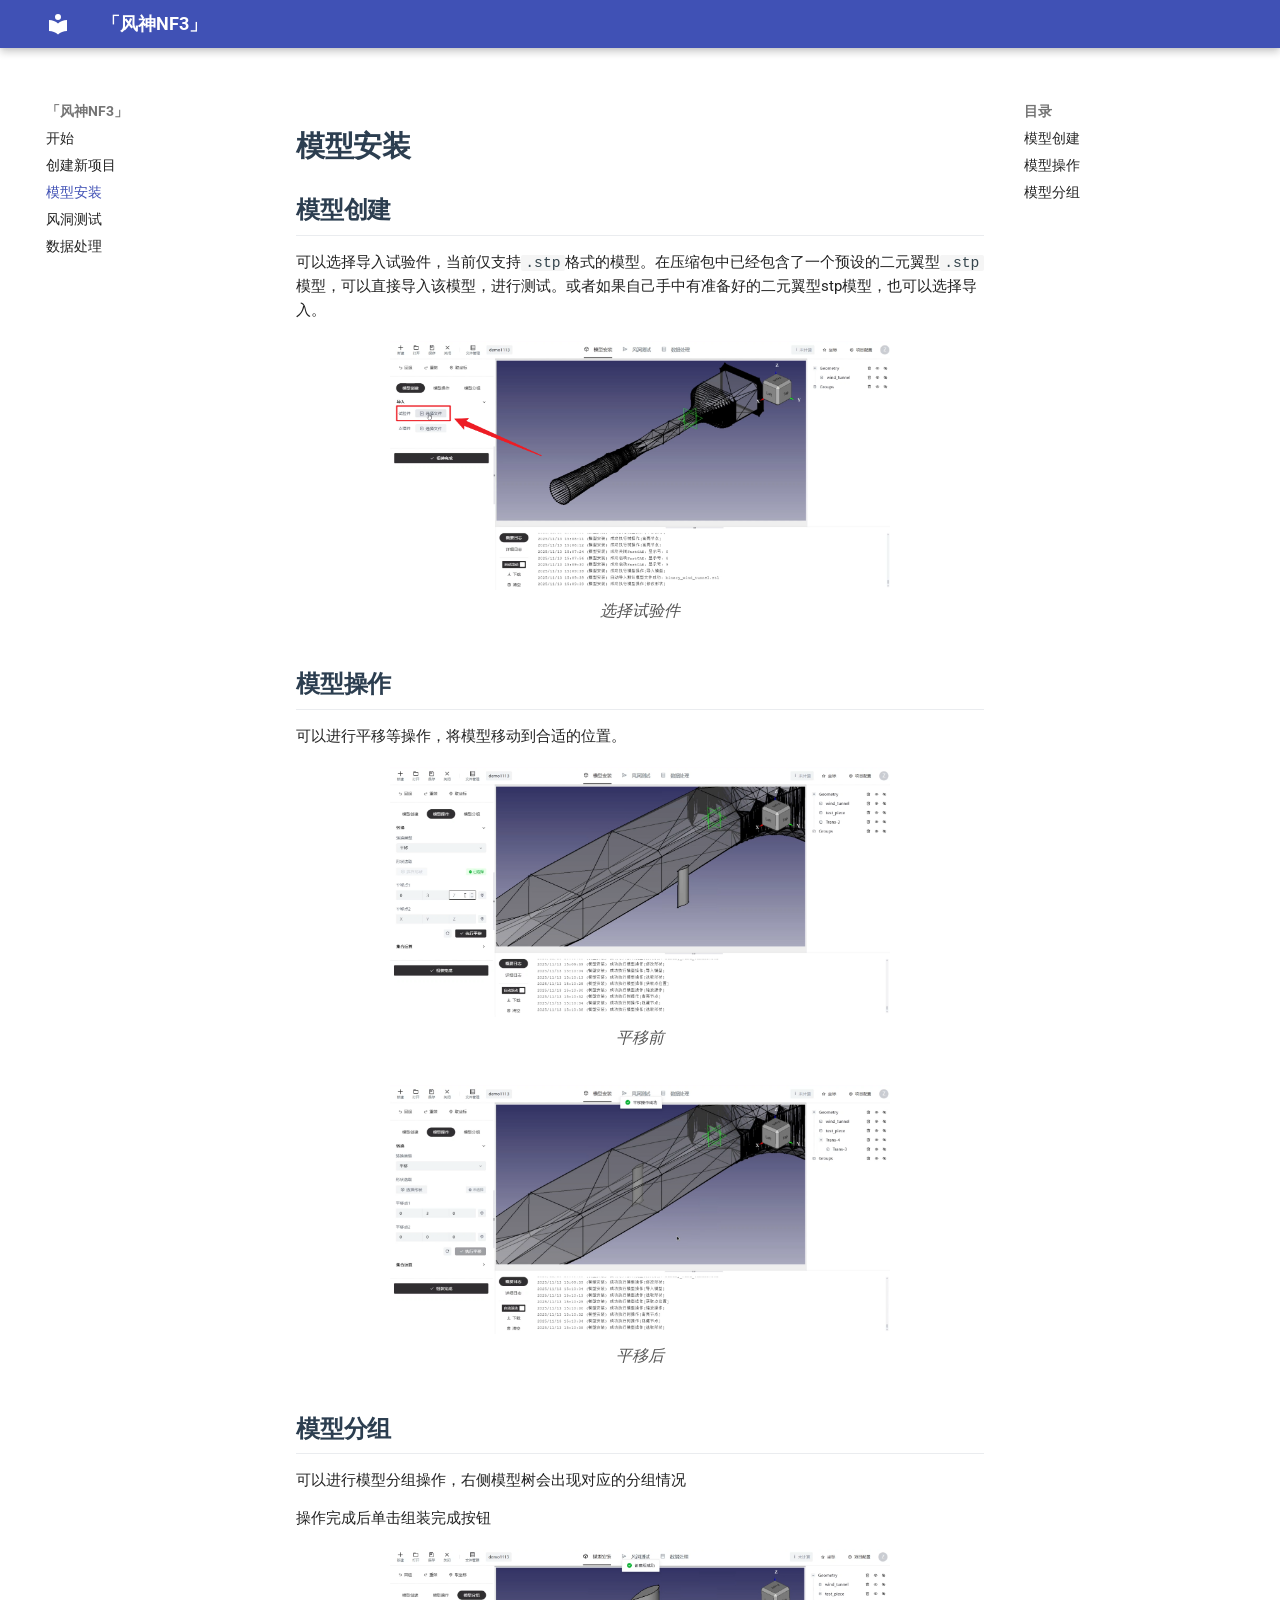
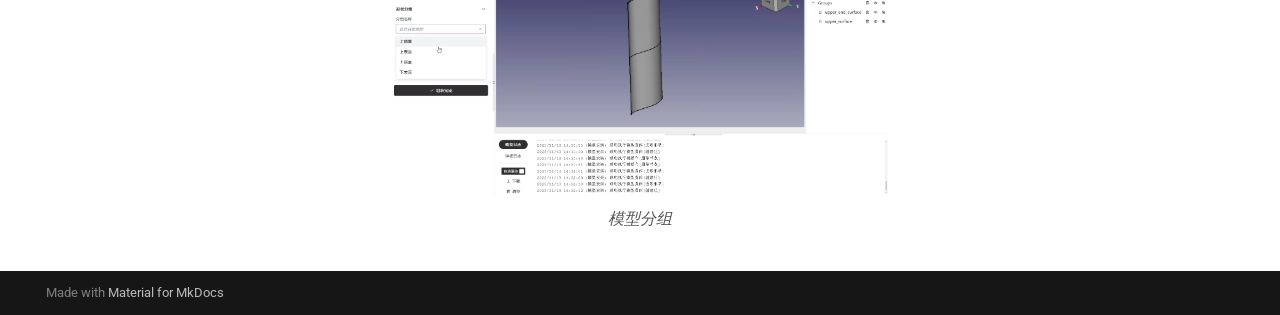
<file: 模型安装/index.html>
<!DOCTYPE html><html lang="zh" class="no-js"><head>
    
      <meta charset="utf-8">
      <meta name="viewport" content="width=device-width,initial-scale=1">
      
      
      
      
        <link rel="prev" href="../%E5%88%9B%E5%BB%BA%E6%96%B0%E9%A1%B9%E7%9B%AE/">
      
      
        <link rel="next" href="../%E9%A3%8E%E6%B4%9E%E6%B5%8B%E8%AF%95/">
      
      
        
      
      
      <link rel="icon" href="../assets/images/favicon.png">
      <meta name="generator" content="mkdocs-1.6.1, mkdocs-material-9.7.0">
    
    
      
        <title>模型安装 - 「风神NF3」</title>
      
    
    
      <link rel="stylesheet" href="../assets/stylesheets/main.618322db.min.css">
      
      


    
    
      
    
    
      
        
        
        <link rel="preconnect" href="https://fonts.gstatic.com" crossorigin>
        <link rel="stylesheet" href="https://fonts.googleapis.com/css?family=Roboto:300,300i,400,400i,700,700i%7CRoboto+Mono:400,400i,700,700i&amp;display=fallback">
        <style>:root{--md-text-font:"Roboto";--md-code-font:"Roboto Mono"}</style>
      
    
    
      <link rel="stylesheet" href="../pdf_custom.css">
    
    <script>__md_scope=new URL("..",location),__md_hash=e=>[...e].reduce(((e,_)=>(e<<5)-e+_.charCodeAt(0)),0),__md_get=(e,_=localStorage,t=__md_scope)=>JSON.parse(_.getItem(t.pathname+"."+e)),__md_set=(e,_,t=localStorage,a=__md_scope)=>{try{t.setItem(a.pathname+"."+e,JSON.stringify(_))}catch(e){}}</script>
    
      

    
    
  <link href="../assets/stylesheets/glightbox.min.css" rel="stylesheet"><script src="../assets/javascripts/glightbox.min.js"></script><style id="glightbox-style">
            html.glightbox-open { overflow: initial; height: 100%; }
            .gslide-title { margin-top: 0px; user-select: text; }
            .gslide-desc { color: #666; user-select: text; }
            .gslide-image img { background: white; }
            .gscrollbar-fixer { padding-right: 15px; }
            .gdesc-inner { font-size: 0.75rem; }
            body[data-md-color-scheme="slate"] .gdesc-inner { background: var(--md-default-bg-color); }
            body[data-md-color-scheme="slate"] .gslide-title { color: var(--md-default-fg-color); }
            body[data-md-color-scheme="slate"] .gslide-desc { color: var(--md-default-fg-color); }
        </style></head>
  
  
    <body dir="ltr">
  
    
    <input class="md-toggle" data-md-toggle="drawer" type="checkbox" id="__drawer" autocomplete="off">
    <input class="md-toggle" data-md-toggle="search" type="checkbox" id="__search" autocomplete="off">
    <label class="md-overlay" for="__drawer"></label>
    <div data-md-component="skip">
      
        
        <a href="#_1" class="md-skip">
          跳转至
        </a>
      
    </div>
    <div data-md-component="announce">
      
    </div>
    
    
      

  

<header class="md-header md-header--shadow" data-md-component="header">
  <nav class="md-header__inner md-grid" aria-label="页眉">
    <a href=".." title="「风神NF3」" class="md-header__button md-logo" aria-label="「风神NF3」" data-md-component="logo">
      
  
  <svg xmlns="http://www.w3.org/2000/svg" viewBox="0 0 24 24"><path d="M12 8a3 3 0 0 0 3-3 3 3 0 0 0-3-3 3 3 0 0 0-3 3 3 3 0 0 0 3 3m0 3.54C9.64 9.35 6.5 8 3 8v11c3.5 0 6.64 1.35 9 3.54 2.36-2.19 5.5-3.54 9-3.54V8c-3.5 0-6.64 1.35-9 3.54"></path></svg>

    </a>
    <label class="md-header__button md-icon" for="__drawer">
      
      <svg xmlns="http://www.w3.org/2000/svg" viewBox="0 0 24 24"><path d="M3 6h18v2H3zm0 5h18v2H3zm0 5h18v2H3z"></path></svg>
    </label>
    <div class="md-header__title" data-md-component="header-title">
      <div class="md-header__ellipsis">
        <div class="md-header__topic">
          <span class="md-ellipsis">
            「风神NF3」
          </span>
        </div>
        <div class="md-header__topic" data-md-component="header-topic">
          <span class="md-ellipsis">
            
              模型安装
            
          </span>
        </div>
      </div>
    </div>
    
    
      <script>var palette=__md_get("__palette");if(palette&&palette.color){if("(prefers-color-scheme)"===palette.color.media){var media=matchMedia("(prefers-color-scheme: light)"),input=document.querySelector(media.matches?"[data-md-color-media='(prefers-color-scheme: light)']":"[data-md-color-media='(prefers-color-scheme: dark)']");palette.color.media=input.getAttribute("data-md-color-media"),palette.color.scheme=input.getAttribute("data-md-color-scheme"),palette.color.primary=input.getAttribute("data-md-color-primary"),palette.color.accent=input.getAttribute("data-md-color-accent")}for(var[key,value]of Object.entries(palette.color))document.body.setAttribute("data-md-color-"+key,value)}</script>
    
    
    
    
  </nav>
  
</header>
    
    <div class="md-container" data-md-component="container">
      
      
        
          
        
      
      <main class="md-main" data-md-component="main">
        <div class="md-main__inner md-grid">
          
            
              
              <div class="md-sidebar md-sidebar--primary" data-md-component="sidebar" data-md-type="navigation">
                <div class="md-sidebar__scrollwrap">
                  <div class="md-sidebar__inner">
                    



<nav class="md-nav md-nav--primary" aria-label="导航栏" data-md-level="0">
  <label class="md-nav__title" for="__drawer">
    <a href=".." title="「风神NF3」" class="md-nav__button md-logo" aria-label="「风神NF3」" data-md-component="logo">
      
  
  <svg xmlns="http://www.w3.org/2000/svg" viewBox="0 0 24 24"><path d="M12 8a3 3 0 0 0 3-3 3 3 0 0 0-3-3 3 3 0 0 0-3 3 3 3 0 0 0 3 3m0 3.54C9.64 9.35 6.5 8 3 8v11c3.5 0 6.64 1.35 9 3.54 2.36-2.19 5.5-3.54 9-3.54V8c-3.5 0-6.64 1.35-9 3.54"></path></svg>

    </a>
    「风神NF3」
  </label>
  
  <ul class="md-nav__list" data-md-scrollfix>
    
      
      
  
  
  
  
    <li class="md-nav__item">
      <a href=".." class="md-nav__link">
        
  
  
  <span class="md-ellipsis">
    
  
    开始
  

    
  </span>
  
  

      </a>
    </li>
  

    
      
      
  
  
  
  
    <li class="md-nav__item">
      <a href="../%E5%88%9B%E5%BB%BA%E6%96%B0%E9%A1%B9%E7%9B%AE/" class="md-nav__link">
        
  
  
  <span class="md-ellipsis">
    
  
    创建新项目
  

    
  </span>
  
  

      </a>
    </li>
  

    
      
      
  
  
    
  
  
  
    <li class="md-nav__item md-nav__item--active">
      
      <input class="md-nav__toggle md-toggle" type="checkbox" id="__toc">
      
      
        
      
      
        <label class="md-nav__link md-nav__link--active" for="__toc">
          
  
  
  <span class="md-ellipsis">
    
  
    模型安装
  

    
  </span>
  
  

          <span class="md-nav__icon md-icon"></span>
        </label>
      
      <a href="./" class="md-nav__link md-nav__link--active">
        
  
  
  <span class="md-ellipsis">
    
  
    模型安装
  

    
  </span>
  
  

      </a>
      
        

<nav class="md-nav md-nav--secondary" aria-label="目录">
  
  
  
    
  
  
    <label class="md-nav__title" for="__toc">
      <span class="md-nav__icon md-icon"></span>
      目录
    </label>
    <ul class="md-nav__list" data-md-component="toc" data-md-scrollfix>
      
        <li class="md-nav__item">
  <a href="#_2" class="md-nav__link">
    <span class="md-ellipsis">
      
        模型创建
      
    </span>
  </a>
  
</li>
      
        <li class="md-nav__item">
  <a href="#_3" class="md-nav__link">
    <span class="md-ellipsis">
      
        模型操作
      
    </span>
  </a>
  
</li>
      
        <li class="md-nav__item">
  <a href="#_4" class="md-nav__link">
    <span class="md-ellipsis">
      
        模型分组
      
    </span>
  </a>
  
</li>
      
    </ul>
  
</nav>
      
    </li>
  

    
      
      
  
  
  
  
    <li class="md-nav__item">
      <a href="../%E9%A3%8E%E6%B4%9E%E6%B5%8B%E8%AF%95/" class="md-nav__link">
        
  
  
  <span class="md-ellipsis">
    
  
    风洞测试
  

    
  </span>
  
  

      </a>
    </li>
  

    
      
      
  
  
  
  
    <li class="md-nav__item">
      <a href="../%E6%95%B0%E6%8D%AE%E5%A4%84%E7%90%86/" class="md-nav__link">
        
  
  
  <span class="md-ellipsis">
    
  
    数据处理
  

    
  </span>
  
  

      </a>
    </li>
  

    
  </ul>
</nav>
                  </div>
                </div>
              </div>
            
            
              
              <div class="md-sidebar md-sidebar--secondary" data-md-component="sidebar" data-md-type="toc">
                <div class="md-sidebar__scrollwrap">
                  <div class="md-sidebar__inner">
                    

<nav class="md-nav md-nav--secondary" aria-label="目录">
  
  
  
    
  
  
    <label class="md-nav__title" for="__toc">
      <span class="md-nav__icon md-icon"></span>
      目录
    </label>
    <ul class="md-nav__list" data-md-component="toc" data-md-scrollfix>
      
        <li class="md-nav__item">
  <a href="#_2" class="md-nav__link">
    <span class="md-ellipsis">
      
        模型创建
      
    </span>
  </a>
  
</li>
      
        <li class="md-nav__item">
  <a href="#_3" class="md-nav__link">
    <span class="md-ellipsis">
      
        模型操作
      
    </span>
  </a>
  
</li>
      
        <li class="md-nav__item">
  <a href="#_4" class="md-nav__link">
    <span class="md-ellipsis">
      
        模型分组
      
    </span>
  </a>
  
</li>
      
    </ul>
  
</nav>
                  </div>
                </div>
              </div>
            
          
          
            <div class="md-content" data-md-component="content">
              
              <article class="md-content__inner md-typeset">
                
                  



<h1 id="_1">模型安装</h1>
<h2 id="_2">模型创建</h2>
<p>可以选择导入试验件，当前仅支持<code>.stp</code>格式的模型。在压缩包中已经包含了一个预设的二元翼型<code>.stp</code>模型，可以直接导入该模型，进行测试。或者如果自己手中有准备好的二元翼型stp模型，也可以选择导入。</p>
<figure>
  <a class="glightbox" data-type="image" data-width="60%" data-height="auto" href="../figs/%E6%A8%A1%E5%9E%8B%E5%AE%89%E8%A3%85/%E9%80%89%E6%8B%A9%E8%AF%95%E9%AA%8C%E4%BB%B6.png" data-desc-position="bottom"><img alt="选择实验组件" src="../figs/%E6%A8%A1%E5%9E%8B%E5%AE%89%E8%A3%85/%E9%80%89%E6%8B%A9%E8%AF%95%E9%AA%8C%E4%BB%B6.png" width="500"></a>
<br>
<figcaption>选择试验件</figcaption>
 </figure>
<h2 id="_3">模型操作</h2>
<p>可以进行平移等操作，将模型移动到合适的位置。</p>
<figure>
  <a class="glightbox" data-type="image" data-width="60%" data-height="auto" href="../figs/%E6%A8%A1%E5%9E%8B%E5%AE%89%E8%A3%85/%E5%B9%B3%E7%A7%BB%E5%89%8D.png" data-desc-position="bottom"><img alt="平移前" src="../figs/%E6%A8%A1%E5%9E%8B%E5%AE%89%E8%A3%85/%E5%B9%B3%E7%A7%BB%E5%89%8D.png" width="500"></a>
<br>
<figcaption>平移前</figcaption>
 </figure>
<figure>
  <a class="glightbox" data-type="image" data-width="60%" data-height="auto" href="../figs/%E6%A8%A1%E5%9E%8B%E5%AE%89%E8%A3%85/%E5%B9%B3%E7%A7%BB%E5%90%8E.png" data-desc-position="bottom"><img alt="平移后" src="../figs/%E6%A8%A1%E5%9E%8B%E5%AE%89%E8%A3%85/%E5%B9%B3%E7%A7%BB%E5%90%8E.png" width="500"></a>
<br>
<figcaption>平移后</figcaption>
 </figure>
<h2 id="_4">模型分组</h2>
<p>可以进行模型分组操作，右侧模型树会出现对应的分组情况</p>
<p>操作完成后单击组装完成按钮</p>
<figure>
  <a class="glightbox" data-type="image" data-width="60%" data-height="auto" href="../figs/%E6%A8%A1%E5%9E%8B%E5%AE%89%E8%A3%85/%E6%A8%A1%E5%9E%8B%E5%88%86%E7%BB%84.png" data-desc-position="bottom"><img alt="模型分组" src="../figs/%E6%A8%A1%E5%9E%8B%E5%AE%89%E8%A3%85/%E6%A8%A1%E5%9E%8B%E5%88%86%E7%BB%84.png" width="500"></a>
<br>
<figcaption>模型分组</figcaption>
 </figure>












                
              </article>
            </div>
          
          
<script>var target=document.getElementById(location.hash.slice(1));target&&target.name&&(target.checked=target.name.startsWith("__tabbed_"))</script>
        </div>
        
      </main>
      
        <footer class="md-footer">
  
  <div class="md-footer-meta md-typeset">
    <div class="md-footer-meta__inner md-grid">
      <div class="md-copyright">
  
  
    Made with
    <a href="https://squidfunk.github.io/mkdocs-material/" target="_blank" rel="noopener">
      Material for MkDocs
    </a>
  
</div>
      
    </div>
  </div>
</footer>
      
    </div>
    <div class="md-dialog" data-md-component="dialog">
      <div class="md-dialog__inner md-typeset"></div>
    </div>
    
    
    
      
      
      <script id="__config" type="application/json">{"annotate": null, "base": "..", "features": [], "search": "../assets/javascripts/workers/search.7a47a382.min.js", "tags": null, "translations": {"clipboard.copied": "\u5df2\u590d\u5236", "clipboard.copy": "\u590d\u5236", "search.result.more.one": "\u5728\u8be5\u9875\u4e0a\u8fd8\u6709 1 \u4e2a\u7b26\u5408\u6761\u4ef6\u7684\u7ed3\u679c", "search.result.more.other": "\u5728\u8be5\u9875\u4e0a\u8fd8\u6709 # \u4e2a\u7b26\u5408\u6761\u4ef6\u7684\u7ed3\u679c", "search.result.none": "\u6ca1\u6709\u627e\u5230\u7b26\u5408\u6761\u4ef6\u7684\u7ed3\u679c", "search.result.one": "\u627e\u5230 1 \u4e2a\u7b26\u5408\u6761\u4ef6\u7684\u7ed3\u679c", "search.result.other": "# \u4e2a\u7b26\u5408\u6761\u4ef6\u7684\u7ed3\u679c", "search.result.placeholder": "\u952e\u5165\u4ee5\u5f00\u59cb\u641c\u7d22", "search.result.term.missing": "\u7f3a\u5c11", "select.version": "\u9009\u62e9\u5f53\u524d\u7248\u672c"}, "version": null}</script>
    
    
      <script src="../assets/javascripts/bundle.e71a0d61.min.js"></script>
      
    
  
<script id="init-glightbox">const lightbox = GLightbox({"touchNavigation": true, "loop": false, "zoomable": true, "draggable": true, "openEffect": "zoom", "closeEffect": "zoom", "slideEffect": "slide"});
document$.subscribe(()=>{ lightbox.reload(); });
</script></body></html>
</file>
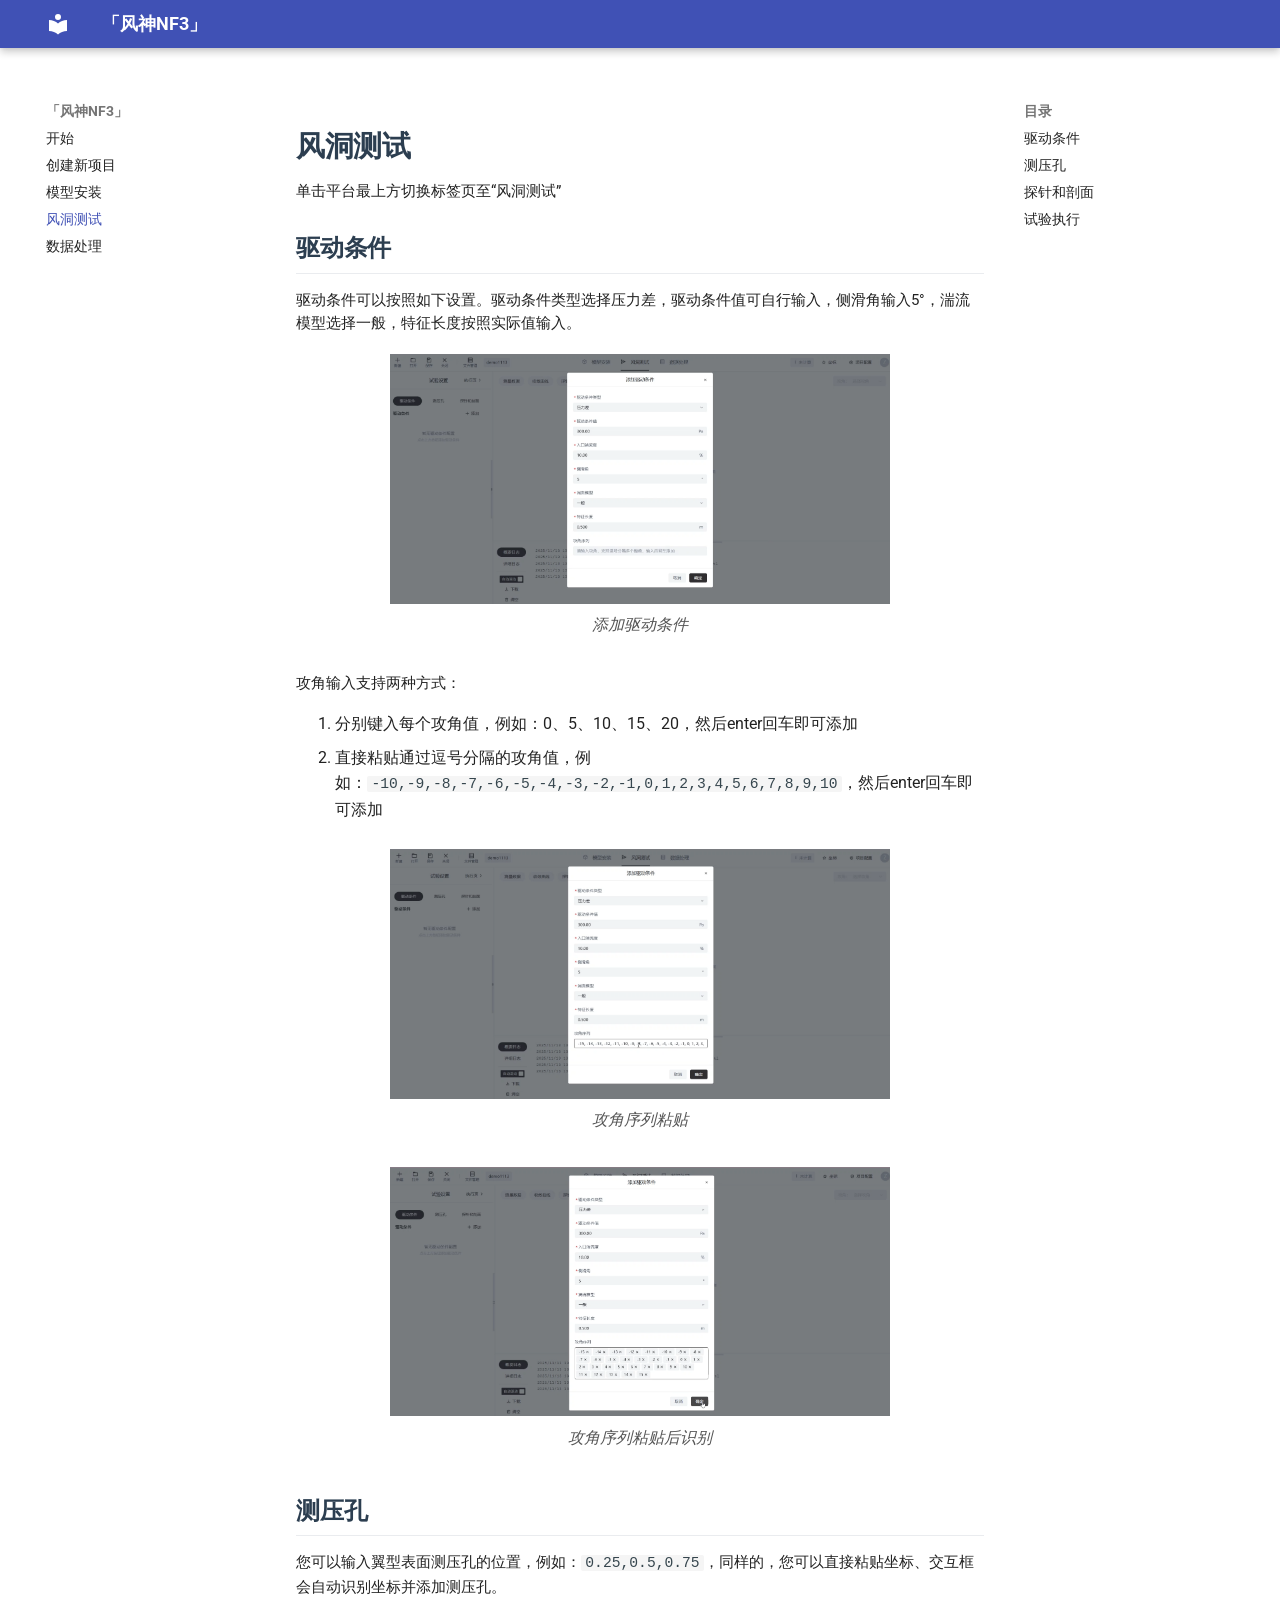
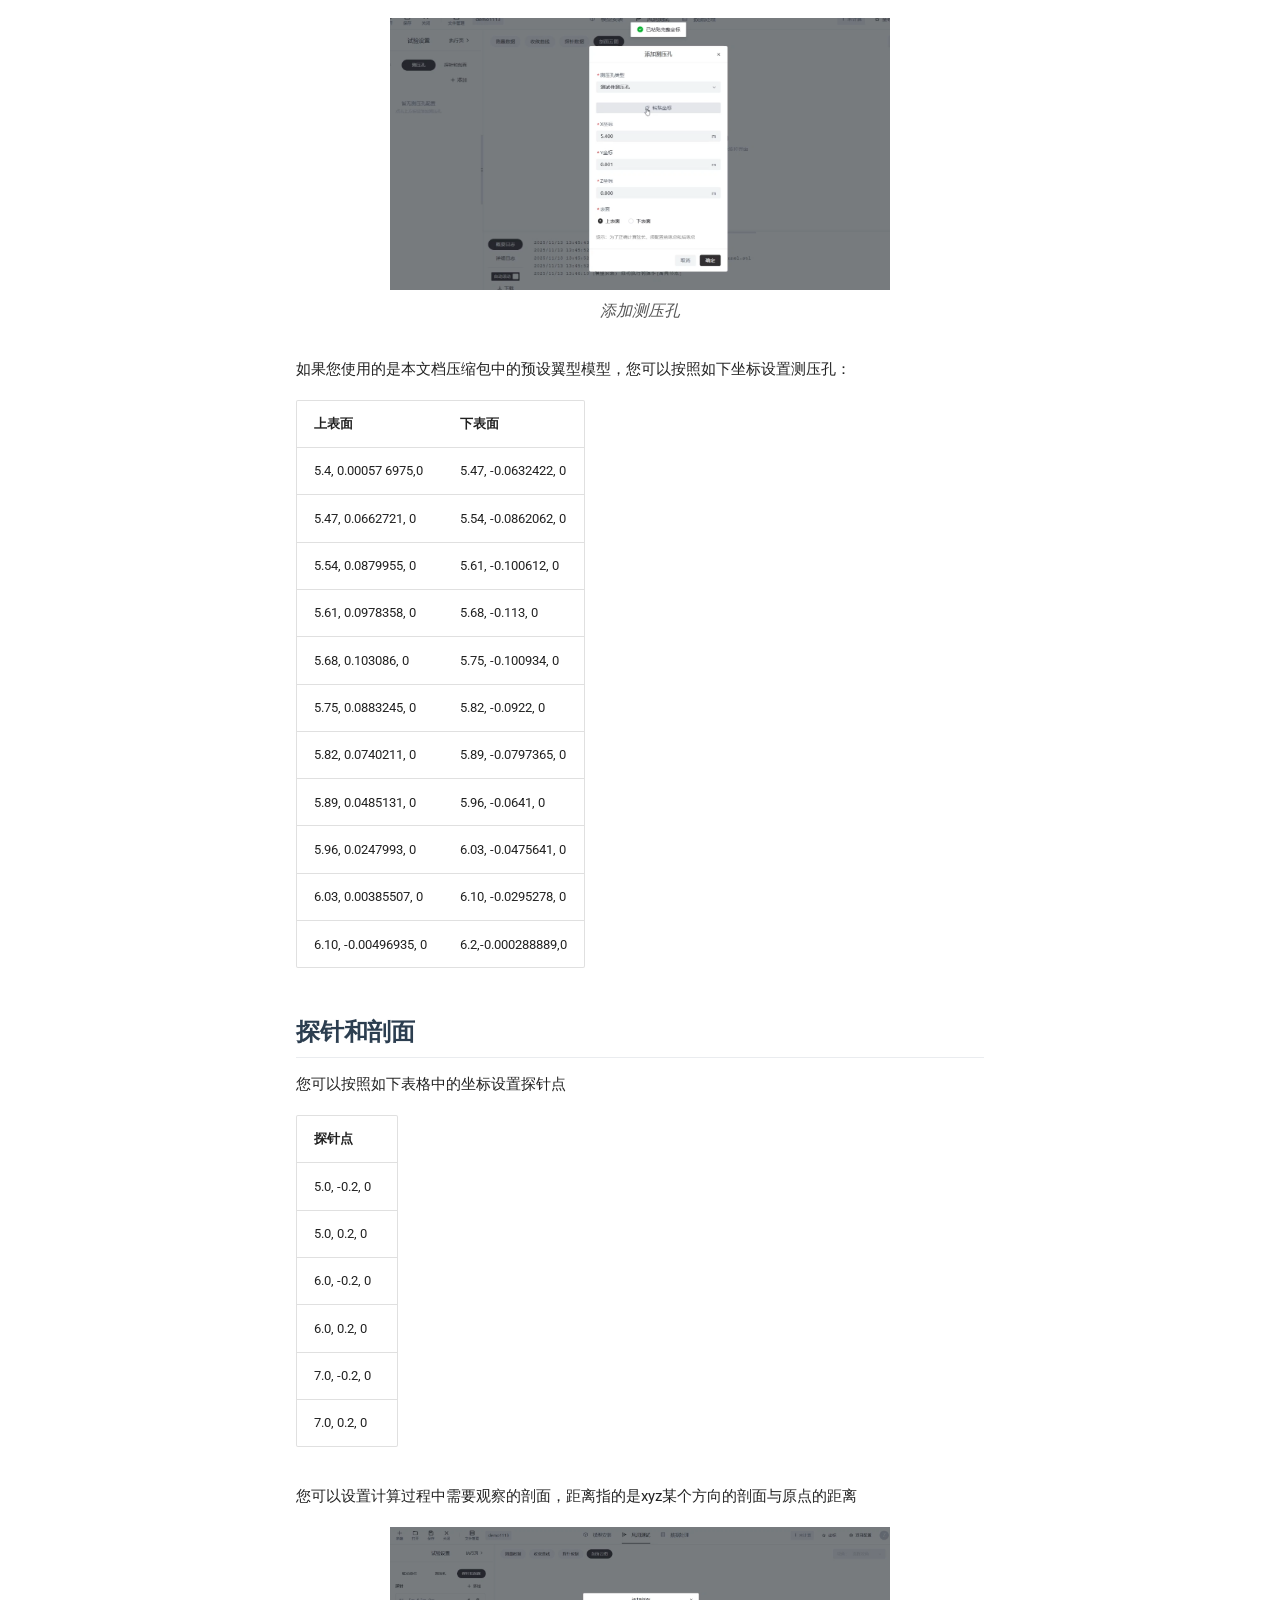
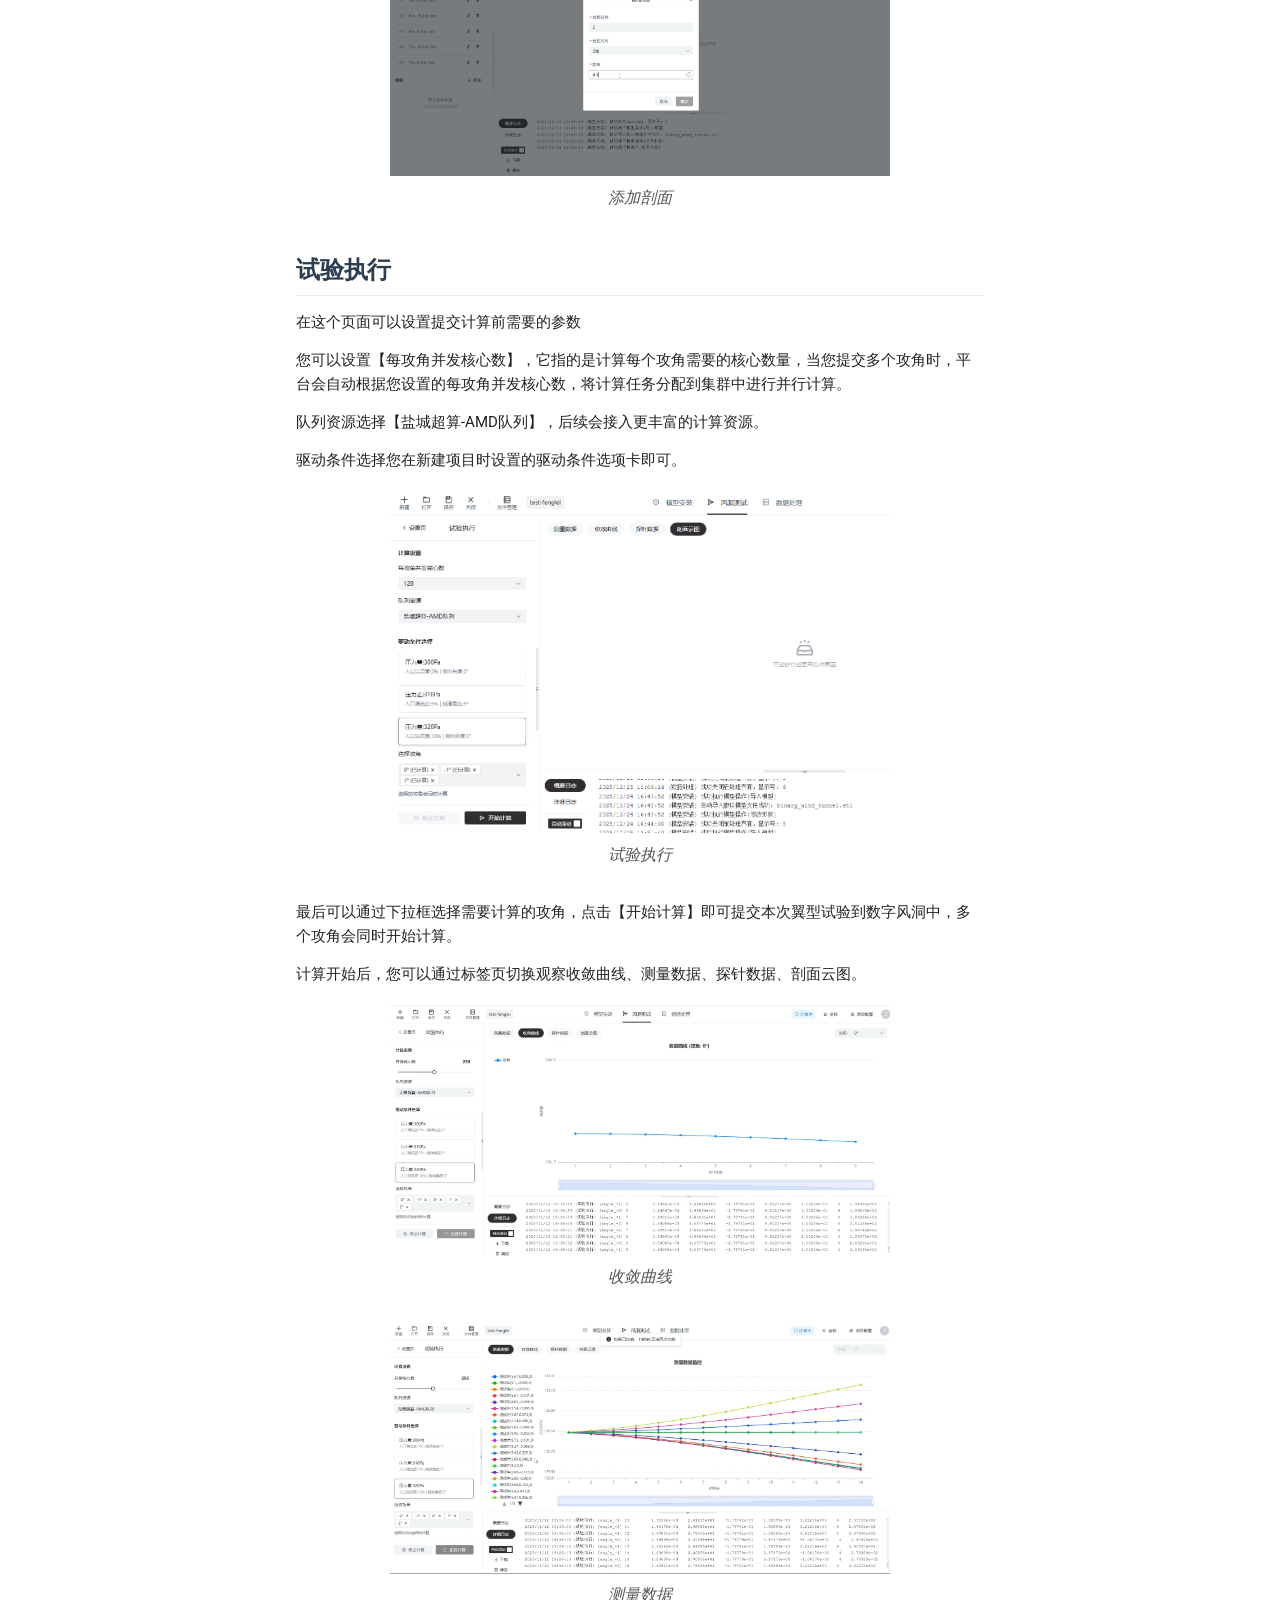
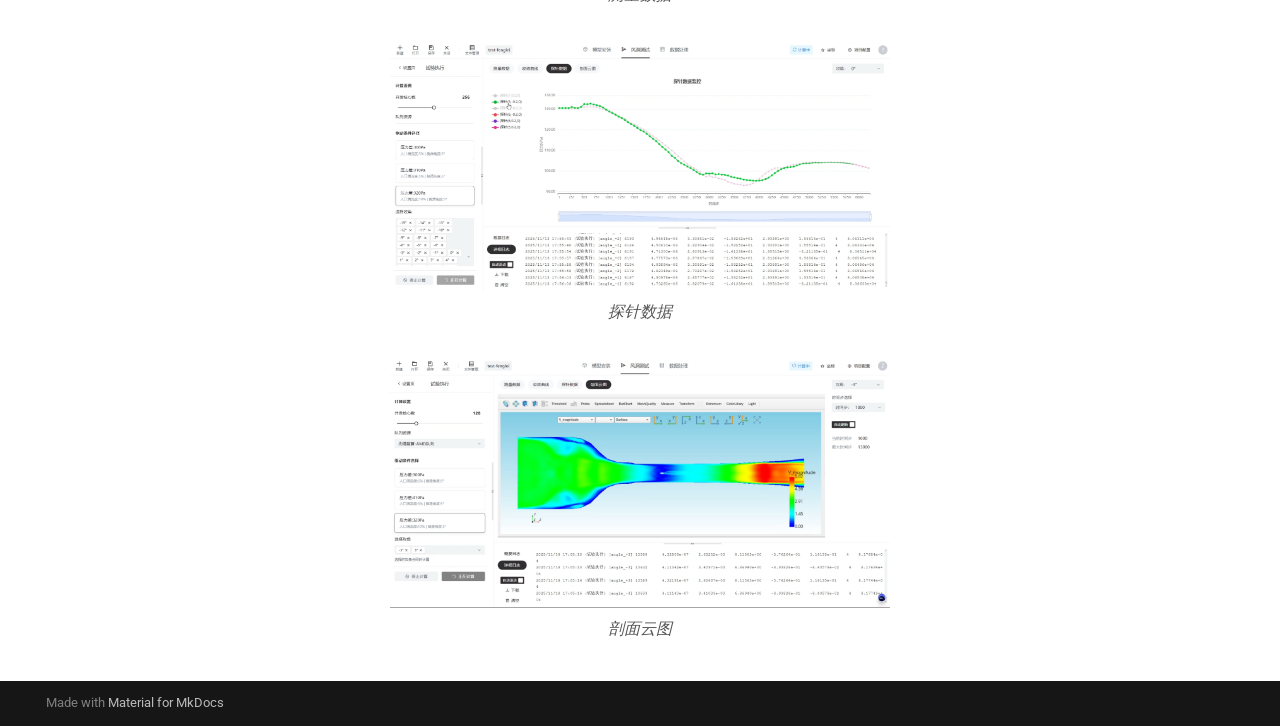
<file: 风洞测试/index.html>
<!DOCTYPE html><html lang="zh" class="no-js"><head>
    
      <meta charset="utf-8">
      <meta name="viewport" content="width=device-width,initial-scale=1">
      
      
      
      
        <link rel="prev" href="../%E6%A8%A1%E5%9E%8B%E5%AE%89%E8%A3%85/">
      
      
        <link rel="next" href="../%E6%95%B0%E6%8D%AE%E5%A4%84%E7%90%86/">
      
      
        
      
      
      <link rel="icon" href="../assets/images/favicon.png">
      <meta name="generator" content="mkdocs-1.6.1, mkdocs-material-9.7.0">
    
    
      
        <title>风洞测试 - 「风神NF3」</title>
      
    
    
      <link rel="stylesheet" href="../assets/stylesheets/main.618322db.min.css">
      
      


    
    
      
    
    
      
        
        
        <link rel="preconnect" href="https://fonts.gstatic.com" crossorigin>
        <link rel="stylesheet" href="https://fonts.googleapis.com/css?family=Roboto:300,300i,400,400i,700,700i%7CRoboto+Mono:400,400i,700,700i&amp;display=fallback">
        <style>:root{--md-text-font:"Roboto";--md-code-font:"Roboto Mono"}</style>
      
    
    
      <link rel="stylesheet" href="../pdf_custom.css">
    
    <script>__md_scope=new URL("..",location),__md_hash=e=>[...e].reduce(((e,_)=>(e<<5)-e+_.charCodeAt(0)),0),__md_get=(e,_=localStorage,t=__md_scope)=>JSON.parse(_.getItem(t.pathname+"."+e)),__md_set=(e,_,t=localStorage,a=__md_scope)=>{try{t.setItem(a.pathname+"."+e,JSON.stringify(_))}catch(e){}}</script>
    
      

    
    
  <link href="../assets/stylesheets/glightbox.min.css" rel="stylesheet"><script src="../assets/javascripts/glightbox.min.js"></script><style id="glightbox-style">
            html.glightbox-open { overflow: initial; height: 100%; }
            .gslide-title { margin-top: 0px; user-select: text; }
            .gslide-desc { color: #666; user-select: text; }
            .gslide-image img { background: white; }
            .gscrollbar-fixer { padding-right: 15px; }
            .gdesc-inner { font-size: 0.75rem; }
            body[data-md-color-scheme="slate"] .gdesc-inner { background: var(--md-default-bg-color); }
            body[data-md-color-scheme="slate"] .gslide-title { color: var(--md-default-fg-color); }
            body[data-md-color-scheme="slate"] .gslide-desc { color: var(--md-default-fg-color); }
        </style></head>
  
  
    <body dir="ltr">
  
    
    <input class="md-toggle" data-md-toggle="drawer" type="checkbox" id="__drawer" autocomplete="off">
    <input class="md-toggle" data-md-toggle="search" type="checkbox" id="__search" autocomplete="off">
    <label class="md-overlay" for="__drawer"></label>
    <div data-md-component="skip">
      
        
        <a href="#_1" class="md-skip">
          跳转至
        </a>
      
    </div>
    <div data-md-component="announce">
      
    </div>
    
    
      

  

<header class="md-header md-header--shadow" data-md-component="header">
  <nav class="md-header__inner md-grid" aria-label="页眉">
    <a href=".." title="「风神NF3」" class="md-header__button md-logo" aria-label="「风神NF3」" data-md-component="logo">
      
  
  <svg xmlns="http://www.w3.org/2000/svg" viewBox="0 0 24 24"><path d="M12 8a3 3 0 0 0 3-3 3 3 0 0 0-3-3 3 3 0 0 0-3 3 3 3 0 0 0 3 3m0 3.54C9.64 9.35 6.5 8 3 8v11c3.5 0 6.64 1.35 9 3.54 2.36-2.19 5.5-3.54 9-3.54V8c-3.5 0-6.64 1.35-9 3.54"></path></svg>

    </a>
    <label class="md-header__button md-icon" for="__drawer">
      
      <svg xmlns="http://www.w3.org/2000/svg" viewBox="0 0 24 24"><path d="M3 6h18v2H3zm0 5h18v2H3zm0 5h18v2H3z"></path></svg>
    </label>
    <div class="md-header__title" data-md-component="header-title">
      <div class="md-header__ellipsis">
        <div class="md-header__topic">
          <span class="md-ellipsis">
            「风神NF3」
          </span>
        </div>
        <div class="md-header__topic" data-md-component="header-topic">
          <span class="md-ellipsis">
            
              风洞测试
            
          </span>
        </div>
      </div>
    </div>
    
    
      <script>var palette=__md_get("__palette");if(palette&&palette.color){if("(prefers-color-scheme)"===palette.color.media){var media=matchMedia("(prefers-color-scheme: light)"),input=document.querySelector(media.matches?"[data-md-color-media='(prefers-color-scheme: light)']":"[data-md-color-media='(prefers-color-scheme: dark)']");palette.color.media=input.getAttribute("data-md-color-media"),palette.color.scheme=input.getAttribute("data-md-color-scheme"),palette.color.primary=input.getAttribute("data-md-color-primary"),palette.color.accent=input.getAttribute("data-md-color-accent")}for(var[key,value]of Object.entries(palette.color))document.body.setAttribute("data-md-color-"+key,value)}</script>
    
    
    
    
  </nav>
  
</header>
    
    <div class="md-container" data-md-component="container">
      
      
        
          
        
      
      <main class="md-main" data-md-component="main">
        <div class="md-main__inner md-grid">
          
            
              
              <div class="md-sidebar md-sidebar--primary" data-md-component="sidebar" data-md-type="navigation">
                <div class="md-sidebar__scrollwrap">
                  <div class="md-sidebar__inner">
                    



<nav class="md-nav md-nav--primary" aria-label="导航栏" data-md-level="0">
  <label class="md-nav__title" for="__drawer">
    <a href=".." title="「风神NF3」" class="md-nav__button md-logo" aria-label="「风神NF3」" data-md-component="logo">
      
  
  <svg xmlns="http://www.w3.org/2000/svg" viewBox="0 0 24 24"><path d="M12 8a3 3 0 0 0 3-3 3 3 0 0 0-3-3 3 3 0 0 0-3 3 3 3 0 0 0 3 3m0 3.54C9.64 9.35 6.5 8 3 8v11c3.5 0 6.64 1.35 9 3.54 2.36-2.19 5.5-3.54 9-3.54V8c-3.5 0-6.64 1.35-9 3.54"></path></svg>

    </a>
    「风神NF3」
  </label>
  
  <ul class="md-nav__list" data-md-scrollfix>
    
      
      
  
  
  
  
    <li class="md-nav__item">
      <a href=".." class="md-nav__link">
        
  
  
  <span class="md-ellipsis">
    
  
    开始
  

    
  </span>
  
  

      </a>
    </li>
  

    
      
      
  
  
  
  
    <li class="md-nav__item">
      <a href="../%E5%88%9B%E5%BB%BA%E6%96%B0%E9%A1%B9%E7%9B%AE/" class="md-nav__link">
        
  
  
  <span class="md-ellipsis">
    
  
    创建新项目
  

    
  </span>
  
  

      </a>
    </li>
  

    
      
      
  
  
  
  
    <li class="md-nav__item">
      <a href="../%E6%A8%A1%E5%9E%8B%E5%AE%89%E8%A3%85/" class="md-nav__link">
        
  
  
  <span class="md-ellipsis">
    
  
    模型安装
  

    
  </span>
  
  

      </a>
    </li>
  

    
      
      
  
  
    
  
  
  
    <li class="md-nav__item md-nav__item--active">
      
      <input class="md-nav__toggle md-toggle" type="checkbox" id="__toc">
      
      
        
      
      
        <label class="md-nav__link md-nav__link--active" for="__toc">
          
  
  
  <span class="md-ellipsis">
    
  
    风洞测试
  

    
  </span>
  
  

          <span class="md-nav__icon md-icon"></span>
        </label>
      
      <a href="./" class="md-nav__link md-nav__link--active">
        
  
  
  <span class="md-ellipsis">
    
  
    风洞测试
  

    
  </span>
  
  

      </a>
      
        

<nav class="md-nav md-nav--secondary" aria-label="目录">
  
  
  
    
  
  
    <label class="md-nav__title" for="__toc">
      <span class="md-nav__icon md-icon"></span>
      目录
    </label>
    <ul class="md-nav__list" data-md-component="toc" data-md-scrollfix>
      
        <li class="md-nav__item">
  <a href="#_2" class="md-nav__link">
    <span class="md-ellipsis">
      
        驱动条件
      
    </span>
  </a>
  
</li>
      
        <li class="md-nav__item">
  <a href="#_3" class="md-nav__link">
    <span class="md-ellipsis">
      
        测压孔
      
    </span>
  </a>
  
</li>
      
        <li class="md-nav__item">
  <a href="#_4" class="md-nav__link">
    <span class="md-ellipsis">
      
        探针和剖面
      
    </span>
  </a>
  
</li>
      
        <li class="md-nav__item">
  <a href="#_5" class="md-nav__link">
    <span class="md-ellipsis">
      
        试验执行
      
    </span>
  </a>
  
</li>
      
    </ul>
  
</nav>
      
    </li>
  

    
      
      
  
  
  
  
    <li class="md-nav__item">
      <a href="../%E6%95%B0%E6%8D%AE%E5%A4%84%E7%90%86/" class="md-nav__link">
        
  
  
  <span class="md-ellipsis">
    
  
    数据处理
  

    
  </span>
  
  

      </a>
    </li>
  

    
  </ul>
</nav>
                  </div>
                </div>
              </div>
            
            
              
              <div class="md-sidebar md-sidebar--secondary" data-md-component="sidebar" data-md-type="toc">
                <div class="md-sidebar__scrollwrap">
                  <div class="md-sidebar__inner">
                    

<nav class="md-nav md-nav--secondary" aria-label="目录">
  
  
  
    
  
  
    <label class="md-nav__title" for="__toc">
      <span class="md-nav__icon md-icon"></span>
      目录
    </label>
    <ul class="md-nav__list" data-md-component="toc" data-md-scrollfix>
      
        <li class="md-nav__item">
  <a href="#_2" class="md-nav__link">
    <span class="md-ellipsis">
      
        驱动条件
      
    </span>
  </a>
  
</li>
      
        <li class="md-nav__item">
  <a href="#_3" class="md-nav__link">
    <span class="md-ellipsis">
      
        测压孔
      
    </span>
  </a>
  
</li>
      
        <li class="md-nav__item">
  <a href="#_4" class="md-nav__link">
    <span class="md-ellipsis">
      
        探针和剖面
      
    </span>
  </a>
  
</li>
      
        <li class="md-nav__item">
  <a href="#_5" class="md-nav__link">
    <span class="md-ellipsis">
      
        试验执行
      
    </span>
  </a>
  
</li>
      
    </ul>
  
</nav>
                  </div>
                </div>
              </div>
            
          
          
            <div class="md-content" data-md-component="content">
              
              <article class="md-content__inner md-typeset">
                
                  



<h1 id="_1">风洞测试</h1>
<p>单击平台最上方切换标签页至“风洞测试”</p>
<h2 id="_2">驱动条件</h2>
<p>驱动条件可以按照如下设置。驱动条件类型选择压力差，驱动条件值可自行输入，侧滑角输入5°，湍流模型选择一般，特征长度按照实际值输入。</p>
<figure>
  <a class="glightbox" data-type="image" data-width="60%" data-height="auto" href="../figs/%E9%A3%8E%E6%B4%9E%E6%B5%8B%E8%AF%95/%E6%B7%BB%E5%8A%A0%E9%A9%B1%E5%8A%A8%E6%9D%A1%E4%BB%B6.png" data-desc-position="bottom"><img alt="添加驱动条件" src="../figs/%E9%A3%8E%E6%B4%9E%E6%B5%8B%E8%AF%95/%E6%B7%BB%E5%8A%A0%E9%A9%B1%E5%8A%A8%E6%9D%A1%E4%BB%B6.png" width="500"></a>
<br>
<figcaption>添加驱动条件</figcaption>
 </figure>
<p>攻角输入支持两种方式：</p>
<ol>
<li>分别键入每个攻角值，例如：0、5、10、15、20，然后enter回车即可添加</li>
<li>直接粘贴通过逗号分隔的攻角值，例如：<code>-10,-9,-8,-7,-6,-5,-4,-3,-2,-1,0,1,2,3,4,5,6,7,8,9,10</code>，然后enter回车即可添加</li>
</ol>
<figure>
  <a class="glightbox" data-type="image" data-width="60%" data-height="auto" href="../figs/%E9%A3%8E%E6%B4%9E%E6%B5%8B%E8%AF%95/%E6%94%BB%E8%A7%92%E5%BA%8F%E5%88%97%E7%B2%98%E8%B4%B4.png" data-desc-position="bottom"><img alt="攻角序列粘贴" src="../figs/%E9%A3%8E%E6%B4%9E%E6%B5%8B%E8%AF%95/%E6%94%BB%E8%A7%92%E5%BA%8F%E5%88%97%E7%B2%98%E8%B4%B4.png" width="500"></a>
<br>
<figcaption>攻角序列粘贴</figcaption>
 </figure>
<figure>
  <a class="glightbox" data-type="image" data-width="60%" data-height="auto" href="../figs/%E9%A3%8E%E6%B4%9E%E6%B5%8B%E8%AF%95/%E6%94%BB%E8%A7%92%E5%BA%8F%E5%88%97%E7%B2%98%E8%B4%B4%E5%90%8E%E8%AF%86%E5%88%AB.png" data-desc-position="bottom"><img alt="攻角序列粘贴后识别" src="../figs/%E9%A3%8E%E6%B4%9E%E6%B5%8B%E8%AF%95/%E6%94%BB%E8%A7%92%E5%BA%8F%E5%88%97%E7%B2%98%E8%B4%B4%E5%90%8E%E8%AF%86%E5%88%AB.png" width="500"></a>
<br>
<figcaption>攻角序列粘贴后识别</figcaption>
 </figure>
<h2 id="_3">测压孔</h2>
<p>您可以输入翼型表面测压孔的位置，例如：<code>0.25,0.5,0.75</code>，同样的，您可以直接粘贴坐标、交互框会自动识别坐标并添加测压孔。</p>
<figure>
  <a class="glightbox" data-type="image" data-width="60%" data-height="auto" href="../figs/%E9%A3%8E%E6%B4%9E%E6%B5%8B%E8%AF%95/%E6%B7%BB%E5%8A%A0%E6%B5%8B%E5%8E%8B%E5%AD%94.png" data-desc-position="bottom"><img alt="添加测压孔" src="../figs/%E9%A3%8E%E6%B4%9E%E6%B5%8B%E8%AF%95/%E6%B7%BB%E5%8A%A0%E6%B5%8B%E5%8E%8B%E5%AD%94.png" width="500"></a>
<br>
<figcaption>添加测压孔</figcaption>
 </figure>
<p>如果您使用的是本文档压缩包中的预设翼型模型，您可以按照如下坐标设置测压孔：</p>
<table>
<thead>
<tr>
<th>上表面</th>
<th>下表面</th>
</tr>
</thead>
<tbody>
<tr>
<td>5.4, 0.00057 6975,0</td>
<td>5.47, -0.0632422, 0</td>
</tr>
<tr>
<td>5.47, 0.0662721, 0</td>
<td>5.54, -0.0862062, 0</td>
</tr>
<tr>
<td>5.54, 0.0879955, 0</td>
<td>5.61, -0.100612, 0</td>
</tr>
<tr>
<td>5.61, 0.0978358, 0</td>
<td>5.68, -0.113, 0</td>
</tr>
<tr>
<td>5.68, 0.103086, 0</td>
<td>5.75, -0.100934, 0</td>
</tr>
<tr>
<td>5.75, 0.0883245, 0</td>
<td>5.82, -0.0922, 0</td>
</tr>
<tr>
<td>5.82, 0.0740211, 0</td>
<td>5.89, -0.0797365, 0</td>
</tr>
<tr>
<td>5.89, 0.0485131, 0</td>
<td>5.96, -0.0641, 0</td>
</tr>
<tr>
<td>5.96, 0.0247993, 0</td>
<td>6.03, -0.0475641, 0</td>
</tr>
<tr>
<td>6.03, 0.00385507, 0</td>
<td>6.10, -0.0295278, 0</td>
</tr>
<tr>
<td>6.10, -0.00496935, 0</td>
<td>6.2,-0.000288889,0</td>
</tr>
</tbody>
</table>
<h2 id="_4">探针和剖面</h2>
<p>您可以按照如下表格中的坐标设置探针点</p>
<table>
<thead>
<tr>
<th>探针点</th>
</tr>
</thead>
<tbody>
<tr>
<td>5.0, -0.2, 0</td>
</tr>
<tr>
<td>5.0, 0.2, 0</td>
</tr>
<tr>
<td>6.0, -0.2, 0</td>
</tr>
<tr>
<td>6.0, 0.2, 0</td>
</tr>
<tr>
<td>7.0, -0.2, 0</td>
</tr>
<tr>
<td>7.0, 0.2, 0</td>
</tr>
</tbody>
</table>
<p>您可以设置计算过程中需要观察的剖面，距离指的是xyz某个方向的剖面与原点的距离</p>
<figure>
  <a class="glightbox" data-type="image" data-width="60%" data-height="auto" href="../figs/%E9%A3%8E%E6%B4%9E%E6%B5%8B%E8%AF%95/%E6%B7%BB%E5%8A%A0%E5%89%96%E9%9D%A2.png" data-desc-position="bottom"><img alt="添加剖面" src="../figs/%E9%A3%8E%E6%B4%9E%E6%B5%8B%E8%AF%95/%E6%B7%BB%E5%8A%A0%E5%89%96%E9%9D%A2.png" width="500"></a>
<br>
<figcaption>添加剖面</figcaption>
 </figure>
<h2 id="_5">试验执行</h2>
<p>在这个页面可以设置提交计算前需要的参数</p>
<p>您可以设置【每攻角并发核心数】，它指的是计算每个攻角需要的核心数量，当您提交多个攻角时，平台会自动根据您设置的每攻角并发核心数，将计算任务分配到集群中进行并行计算。</p>
<p>队列资源选择【盐城超算-AMD队列】，后续会接入更丰富的计算资源。</p>
<p>驱动条件选择您在新建项目时设置的驱动条件选项卡即可。</p>
<figure>
  <a class="glightbox" data-type="image" data-width="60%" data-height="auto" href="../figs/%E9%A3%8E%E6%B4%9E%E6%B5%8B%E8%AF%95/%E8%AF%95%E9%AA%8C%E6%89%A7%E8%A1%8C.png" data-desc-position="bottom"><img alt="试验执行" src="../figs/%E9%A3%8E%E6%B4%9E%E6%B5%8B%E8%AF%95/%E8%AF%95%E9%AA%8C%E6%89%A7%E8%A1%8C.png" width="500"></a>
<br>
<figcaption>试验执行</figcaption>
 </figure>
<p>最后可以通过下拉框选择需要计算的攻角，点击【开始计算】即可提交本次翼型试验到数字风洞中，多个攻角会同时开始计算。</p>
<p>计算开始后，您可以通过标签页切换观察收敛曲线、测量数据、探针数据、剖面云图。</p>
<figure>
  <a class="glightbox" data-type="image" data-width="60%" data-height="auto" href="../figs/%E9%A3%8E%E6%B4%9E%E6%B5%8B%E8%AF%95/%E6%94%B6%E6%95%9B%E6%9B%B2%E7%BA%BF.png" data-desc-position="bottom"><img alt="收敛曲线" src="../figs/%E9%A3%8E%E6%B4%9E%E6%B5%8B%E8%AF%95/%E6%94%B6%E6%95%9B%E6%9B%B2%E7%BA%BF.png" width="500"></a>
<br>
<figcaption>收敛曲线</figcaption>
 </figure>
<figure>
  <a class="glightbox" data-type="image" data-width="60%" data-height="auto" href="../figs/%E9%A3%8E%E6%B4%9E%E6%B5%8B%E8%AF%95/%E6%B5%8B%E9%87%8F%E6%95%B0%E6%8D%AE.png" data-desc-position="bottom"><img alt="测量数据" src="../figs/%E9%A3%8E%E6%B4%9E%E6%B5%8B%E8%AF%95/%E6%B5%8B%E9%87%8F%E6%95%B0%E6%8D%AE.png" width="500"></a>
<br>
<figcaption>测量数据</figcaption>
 </figure>
<figure>
  <a class="glightbox" data-type="image" data-width="60%" data-height="auto" href="../figs/%E9%A3%8E%E6%B4%9E%E6%B5%8B%E8%AF%95/%E6%8E%A2%E9%92%88%E6%95%B0%E6%8D%AE.png" data-desc-position="bottom"><img alt="探针数据" src="../figs/%E9%A3%8E%E6%B4%9E%E6%B5%8B%E8%AF%95/%E6%8E%A2%E9%92%88%E6%95%B0%E6%8D%AE.png" width="500"></a>
<br>
<figcaption>探针数据</figcaption>
 </figure>
<figure>
  <a class="glightbox" data-type="image" data-width="60%" data-height="auto" href="../figs/%E9%A3%8E%E6%B4%9E%E6%B5%8B%E8%AF%95/%E5%89%96%E9%9D%A2%E4%BA%91%E5%9B%BE.png" data-desc-position="bottom"><img alt="剖面云图" src="../figs/%E9%A3%8E%E6%B4%9E%E6%B5%8B%E8%AF%95/%E5%89%96%E9%9D%A2%E4%BA%91%E5%9B%BE.png" width="500"></a>
<br>
<figcaption>剖面云图</figcaption>
 </figure>












                
              </article>
            </div>
          
          
<script>var target=document.getElementById(location.hash.slice(1));target&&target.name&&(target.checked=target.name.startsWith("__tabbed_"))</script>
        </div>
        
      </main>
      
        <footer class="md-footer">
  
  <div class="md-footer-meta md-typeset">
    <div class="md-footer-meta__inner md-grid">
      <div class="md-copyright">
  
  
    Made with
    <a href="https://squidfunk.github.io/mkdocs-material/" target="_blank" rel="noopener">
      Material for MkDocs
    </a>
  
</div>
      
    </div>
  </div>
</footer>
      
    </div>
    <div class="md-dialog" data-md-component="dialog">
      <div class="md-dialog__inner md-typeset"></div>
    </div>
    
    
    
      
      
      <script id="__config" type="application/json">{"annotate": null, "base": "..", "features": [], "search": "../assets/javascripts/workers/search.7a47a382.min.js", "tags": null, "translations": {"clipboard.copied": "\u5df2\u590d\u5236", "clipboard.copy": "\u590d\u5236", "search.result.more.one": "\u5728\u8be5\u9875\u4e0a\u8fd8\u6709 1 \u4e2a\u7b26\u5408\u6761\u4ef6\u7684\u7ed3\u679c", "search.result.more.other": "\u5728\u8be5\u9875\u4e0a\u8fd8\u6709 # \u4e2a\u7b26\u5408\u6761\u4ef6\u7684\u7ed3\u679c", "search.result.none": "\u6ca1\u6709\u627e\u5230\u7b26\u5408\u6761\u4ef6\u7684\u7ed3\u679c", "search.result.one": "\u627e\u5230 1 \u4e2a\u7b26\u5408\u6761\u4ef6\u7684\u7ed3\u679c", "search.result.other": "# \u4e2a\u7b26\u5408\u6761\u4ef6\u7684\u7ed3\u679c", "search.result.placeholder": "\u952e\u5165\u4ee5\u5f00\u59cb\u641c\u7d22", "search.result.term.missing": "\u7f3a\u5c11", "select.version": "\u9009\u62e9\u5f53\u524d\u7248\u672c"}, "version": null}</script>
    
    
      <script src="../assets/javascripts/bundle.e71a0d61.min.js"></script>
      
    
  
<script id="init-glightbox">const lightbox = GLightbox({"touchNavigation": true, "loop": false, "zoomable": true, "draggable": true, "openEffect": "zoom", "closeEffect": "zoom", "slideEffect": "slide"});
document$.subscribe(()=>{ lightbox.reload(); });
</script></body></html>
</file>
<file: pdf_custom.css>
/* 针对 mkdocs-with-pdf 插件生成的目录 (Table of Contents) 进行样式调整 */

/* 目录主标题 "Table of contents" */
#doc-toc h1, #doc-toc h2 {
    font-size: 26pt !important;
    margin-bottom: 24px !important;
    color: #2c3e50 !important;
}

/* -----------------------------------------------------------
   目录链接样式增强
   ----------------------------------------------------------- */

/* 通用链接样式 */
#doc-toc a {
    text-decoration: none !important;
    color: #2c3e50 !important;
    display: inline-block; /* 确保 padding 生效 */
}

/* 一级目录 (例如: 1. 开始) */
#doc-toc > ul > li > a, 
#doc-toc > ol > li > a,
.toc-item.level-1 > a {
    font-size: 16pt !important; /* 增大一级目录字号 */
    font-weight: bold !important;
    margin-top: 12px !important;
    margin-bottom: 8px !important;
}

/* 二级目录 (例如: 1.1 欢迎使用) */
#doc-toc > ul > li > ul > li > a, 
#doc-toc > ol > li > ol > li > a,
.toc-item.level-2 > a {
    font-size: 14pt !important; /* 增大二级目录字号 */
    font-weight: normal !important; /* 二级目录保持常规粗细或稍微加粗 */
    padding-left: 0px !important; /* 如果有缩进，可以调整 */
}

/* 三级目录 */
#doc-toc > ul > li > ul > li > ul > li > a,
#doc-toc > ol > li > ol > li > ol > li > a,
.toc-item.level-3 > a {
    font-size: 12pt !important; /* 增大三级目录字号 */
    color: #555 !important;
}

/* 页码样式 (目录中的页码) */
#doc-toc .page-number, .toc-item .page-number {
    font-size: 10pt !important; /* 页码也要相应变大 */
    color: #000 !important;
}

/* -----------------------------------------------------------
   页面页脚 (Footer) 样式调整 - 新增
   ----------------------------------------------------------- */
@page {
    /* 调整页脚中间（页码）的字号 */
    @bottom-center {
        font-size: 12pt !important; /* 调整页码字号 */
    }
    
    /* 调整页脚右侧（版权）的字号 */
    @bottom-right {
        font-size: 10pt !important; /* 调整版权信息字号 */
    }
}

/* -----------------------------------------------------------
   图片和图注 (Figure & Caption) 样式调整 - 新增
   ----------------------------------------------------------- */

/* Figure 容器 */
.md-typeset figure {
    display: table;
    margin: 1em auto !important; /* 保持上下间距，居中 */
    padding: 0 !important;
    page-break-inside: avoid; /* 避免图片和图注被分页切断 */
    line-height: 0 !important; /* 消除容器内的行高间隙 */
}

/* 消除 Figure 内部可能存在的 p 标签边距 */
.md-typeset figure p {
    margin: 0 !important;
    padding: 0 !important;
}

/* 图片 */
.md-typeset figure img {
    display: block;
    margin: 0 auto !important;
    margin-bottom: 0.5em !important; /* 控制图片与图注的间距，0.5em 约等于 7pt */
}

/* 图注 */
.md-typeset figure figcaption {
    display: table-caption;
    caption-side: bottom;
    font-size: 12pt !important; /* 调整图注字号 */
    color: #555 !important;
    text-align: center;
    margin-top: 0 !important; /* 消除图注顶部的间距 */
    padding-top: 0 !important;
    line-height: 1.5 !important; /* 恢复文字行高 */
    font-style: italic; /* 设为斜体，增加辨识度 */
}


/* -----------------------------------------------------------
   正文样式调整 (保持不变或微调)
   ----------------------------------------------------------- */

/* 全局字体设置 */
body {
    font-size: 14pt !important;
}

/* 针对 Material 主题的内容容器 */
.md-typeset {
    font-size: 14pt !important;
    line-height: 1.6 !important;
}

/* 段落 */
.md-typeset p {
    font-size: 11pt !important;
    margin-bottom: 1em !important;
    line-height: 1.6 !important;
}

/* 标题 */
/* 使用更通用的选择器，覆盖可能存在的 article h1 默认样式 */
h1, .md-typeset h1, article h1 {
    font-size: 22pt !important;
    font-weight: bold !important;
    color: #2c3e50 !important;
    margin-top: 1em !important;
    margin-bottom: 0.5em !important;
    /* 强制仅普通换页，避免双面打印逻辑导致的空白页 */
    break-before: page !important;
    page-break-before: always !important;
    break-after: avoid !important;
    page-break-after: avoid !important;
}

/* 强制重置 article 和 section 的分页行为 */
article, section {
    break-before: auto !important;
    page-break-before: auto !important;
    break-after: auto !important;
    page-break-after: auto !important;
}

.md-typeset h2 {
    font-size: 18pt !important;
    font-weight: bold !important;
    color: #2c3e50 !important;
    margin-top: 1.2em !important;
    margin-bottom: 0.6em !important;
    border-bottom: 1px solid #eaecef;
    padding-bottom: 0.3em;
}

.md-typeset h3 {
    font-size: 14pt !important;
    font-weight: bold !important;
    margin-top: 1em !important;
    margin-bottom: 0.5em !important;
}

.md-typeset h4 {
    font-size: 12pt !important;
    font-weight: bold !important;
}

/* 列表 */
.md-typeset ul, .md-typeset ol {
    font-size: 12pt !important;
    margin-bottom: 1em !important;
    /* 一级列表减少缩进，仅保留 bullet 空间 */
    padding-left: 1.2em !important; 
    margin-left: 0 !important;
}

/* 嵌套列表样式调整 - 确保二级、三级列表有明显的缩进 */
.md-typeset ul ul, 
.md-typeset ul ol, 
.md-typeset ol ul, 
.md-typeset ol ol {
    margin-top: 0 !important;
    margin-bottom: 0 !important;
    /* 嵌套列表需要明显的缩进，相对于父级 */
    padding-left: 2em !important; 
    list-style-type: circle; /* 二级列表使用空心圆点 (可选) */
}

.md-typeset li {
    margin-bottom: 0.5em !important;
}

/* 代码块 */
.md-typeset pre, .md-typeset code {
    font-size: 11pt !important;
    font-family: Consolas, "Courier New", monospace !important;
}

/* 表格 */
.md-typeset table {
    font-size: 10pt !important;
}
</file>
<file: assets/stylesheets/main.618322db.min.css>
@charset "UTF-8";html{-webkit-text-size-adjust:none;-moz-text-size-adjust:none;text-size-adjust:none;box-sizing:border-box}*,:after,:before{box-sizing:inherit}@media (prefers-reduced-motion){*,:after,:before{transition:none!important}}body{margin:0}a,button,input,label{-webkit-tap-highlight-color:transparent}a{color:inherit;text-decoration:none}hr{border:0;box-sizing:initial;display:block;height:.05rem;overflow:visible;padding:0}small{font-size:80%}sub,sup{line-height:1em}img{border-style:none}table{border-collapse:initial;border-spacing:0}td,th{font-weight:400;vertical-align:top}button{background:#0000;border:0;font-family:inherit;font-size:inherit;margin:0;padding:0}input{border:0;outline:none}:root{--md-primary-fg-color:#4051b5;--md-primary-fg-color--light:#5d6cc0;--md-primary-fg-color--dark:#303fa1;--md-primary-bg-color:#fff;--md-primary-bg-color--light:#ffffffb3;--md-accent-fg-color:#526cfe;--md-accent-fg-color--transparent:#526cfe1a;--md-accent-bg-color:#fff;--md-accent-bg-color--light:#ffffffb3}[data-md-color-scheme=default]{color-scheme:light}[data-md-color-scheme=default] img[src$="#gh-dark-mode-only"],[data-md-color-scheme=default] img[src$="#only-dark"]{display:none}:root,[data-md-color-scheme=default]{--md-hue:225deg;--md-default-fg-color:#000000de;--md-default-fg-color--light:#0000008a;--md-default-fg-color--lighter:#00000052;--md-default-fg-color--lightest:#00000012;--md-default-bg-color:#fff;--md-default-bg-color--light:#ffffffb3;--md-default-bg-color--lighter:#ffffff4d;--md-default-bg-color--lightest:#ffffff1f;--md-code-fg-color:#36464e;--md-code-bg-color:#f5f5f5;--md-code-bg-color--light:#f5f5f5b3;--md-code-bg-color--lighter:#f5f5f54d;--md-code-hl-color:#4287ff;--md-code-hl-color--light:#4287ff1a;--md-code-hl-number-color:#d52a2a;--md-code-hl-special-color:#db1457;--md-code-hl-function-color:#a846b9;--md-code-hl-constant-color:#6e59d9;--md-code-hl-keyword-color:#3f6ec6;--md-code-hl-string-color:#1c7d4d;--md-code-hl-name-color:var(--md-code-fg-color);--md-code-hl-operator-color:var(--md-default-fg-color--light);--md-code-hl-punctuation-color:var(--md-default-fg-color--light);--md-code-hl-comment-color:var(--md-default-fg-color--light);--md-code-hl-generic-color:var(--md-default-fg-color--light);--md-code-hl-variable-color:var(--md-default-fg-color--light);--md-typeset-color:var(--md-default-fg-color);--md-typeset-a-color:var(--md-primary-fg-color);--md-typeset-del-color:#f5503d26;--md-typeset-ins-color:#0bd57026;--md-typeset-kbd-color:#fafafa;--md-typeset-kbd-accent-color:#fff;--md-typeset-kbd-border-color:#b8b8b8;--md-typeset-mark-color:#ffff0080;--md-typeset-table-color:#0000001f;--md-typeset-table-color--light:rgba(0,0,0,.035);--md-admonition-fg-color:var(--md-default-fg-color);--md-admonition-bg-color:var(--md-default-bg-color);--md-warning-fg-color:#000000de;--md-warning-bg-color:#ff9;--md-footer-fg-color:#fff;--md-footer-fg-color--light:#ffffffb3;--md-footer-fg-color--lighter:#ffffff73;--md-footer-bg-color:#000000de;--md-footer-bg-color--dark:#00000052;--md-shadow-z1:0 0.2rem 0.5rem #0000000d,0 0 0.05rem #0000001a;--md-shadow-z2:0 0.2rem 0.5rem #0000001a,0 0 0.05rem #00000040;--md-shadow-z3:0 0.2rem 0.5rem #0003,0 0 0.05rem #00000059}.md-icon svg{fill:currentcolor;display:block;height:1.2rem;width:1.2rem}body{-webkit-font-smoothing:antialiased;-moz-osx-font-smoothing:grayscale;--md-text-font-family:var(--md-text-font,_),-apple-system,BlinkMacSystemFont,Helvetica,Arial,sans-serif;--md-code-font-family:var(--md-code-font,_),SFMono-Regular,Consolas,Menlo,monospace}aside,body,input{font-feature-settings:"kern","liga";color:var(--md-typeset-color);font-family:var(--md-text-font-family)}code,kbd,pre{font-feature-settings:"kern";font-family:var(--md-code-font-family)}:root{--md-typeset-table-sort-icon:url('data:image/svg+xml;charset=utf-8,<svg xmlns="http://www.w3.org/2000/svg" viewBox="0 0 24 24"><path d="m18 21-4-4h3V7h-3l4-4 4 4h-3v10h3M2 19v-2h10v2M2 13v-2h7v2M2 7V5h4v2z"/></svg>');--md-typeset-table-sort-icon--asc:url('data:image/svg+xml;charset=utf-8,<svg xmlns="http://www.w3.org/2000/svg" viewBox="0 0 24 24"><path d="M19 17h3l-4 4-4-4h3V3h2M2 17h10v2H2M6 5v2H2V5m0 6h7v2H2z"/></svg>');--md-typeset-table-sort-icon--desc:url('data:image/svg+xml;charset=utf-8,<svg xmlns="http://www.w3.org/2000/svg" viewBox="0 0 24 24"><path d="M19 7h3l-4-4-4 4h3v14h2M2 17h10v2H2M6 5v2H2V5m0 6h7v2H2z"/></svg>')}.md-typeset{-webkit-print-color-adjust:exact;color-adjust:exact;font-size:.8rem;line-height:1.6;overflow-wrap:break-word}@media print{.md-typeset{font-size:.68rem}}.md-typeset blockquote,.md-typeset dl,.md-typeset figure,.md-typeset ol,.md-typeset pre,.md-typeset ul{margin-bottom:1em;margin-top:1em}.md-typeset h1{color:var(--md-default-fg-color--light);font-size:2em;line-height:1.3;margin:0 0 1.25em}.md-typeset h1,.md-typeset h2{font-weight:300;letter-spacing:-.01em}.md-typeset h2{font-size:1.5625em;line-height:1.4;margin:1.6em 0 .64em}.md-typeset h3{font-size:1.25em;font-weight:400;letter-spacing:-.01em;line-height:1.5;margin:1.6em 0 .8em}.md-typeset h2+h3{margin-top:.8em}.md-typeset h4{font-weight:700;letter-spacing:-.01em;margin:1em 0}.md-typeset h5,.md-typeset h6{color:var(--md-default-fg-color--light);font-size:.8em;font-weight:700;letter-spacing:-.01em;margin:1.25em 0}.md-typeset h5{text-transform:uppercase}.md-typeset h5 code{text-transform:none}.md-typeset hr{border-bottom:.05rem solid var(--md-default-fg-color--lightest);display:flow-root;margin:1.5em 0}.md-typeset a{color:var(--md-typeset-a-color);word-break:break-word}.md-typeset a,.md-typeset a:before{transition:color 125ms}.md-typeset a:focus,.md-typeset a:hover{color:var(--md-accent-fg-color)}.md-typeset a:focus code,.md-typeset a:hover code{background-color:var(--md-accent-fg-color--transparent);color:var(--md-accent-fg-color)}.md-typeset a code{color:var(--md-typeset-a-color)}.md-typeset a.focus-visible{outline-color:var(--md-accent-fg-color);outline-offset:.2rem}.md-typeset code,.md-typeset kbd,.md-typeset pre{color:var(--md-code-fg-color);direction:ltr;font-variant-ligatures:none;transition:background-color 125ms}@media print{.md-typeset code,.md-typeset kbd,.md-typeset pre{white-space:pre-wrap}}.md-typeset code{background-color:var(--md-code-bg-color);border-radius:.1rem;-webkit-box-decoration-break:clone;box-decoration-break:clone;font-size:.85em;padding:0 .2941176471em;transition:color 125ms,background-color 125ms;word-break:break-word}.md-typeset code:not(.focus-visible){-webkit-tap-highlight-color:transparent;outline:none}.md-typeset pre{display:flow-root;line-height:1.4;position:relative}.md-typeset pre>code{-webkit-box-decoration-break:slice;box-decoration-break:slice;box-shadow:none;display:block;margin:0;outline-color:var(--md-accent-fg-color);overflow:auto;padding:.7720588235em 1.1764705882em;scrollbar-color:var(--md-default-fg-color--lighter) #0000;scrollbar-width:thin;touch-action:auto;word-break:normal}.md-typeset pre>code:hover{scrollbar-color:var(--md-accent-fg-color) #0000}.md-typeset pre>code::-webkit-scrollbar{height:.2rem;width:.2rem}.md-typeset pre>code::-webkit-scrollbar-thumb{background-color:var(--md-default-fg-color--lighter)}.md-typeset pre>code::-webkit-scrollbar-thumb:hover{background-color:var(--md-accent-fg-color)}.md-typeset kbd{background-color:var(--md-typeset-kbd-color);border-radius:.1rem;box-shadow:0 .1rem 0 .05rem var(--md-typeset-kbd-border-color),0 .1rem 0 var(--md-typeset-kbd-border-color),0 -.1rem .2rem var(--md-typeset-kbd-accent-color) inset;color:var(--md-default-fg-color);display:inline-block;font-size:.75em;padding:0 .6666666667em;vertical-align:text-top;word-break:break-word}.md-typeset mark{background-color:var(--md-typeset-mark-color);-webkit-box-decoration-break:clone;box-decoration-break:clone;color:inherit;word-break:break-word}.md-typeset abbr{cursor:help;text-decoration:none}.md-typeset [data-preview],.md-typeset abbr{border-bottom:.05rem dotted var(--md-default-fg-color--light)}.md-typeset small{opacity:.75}[dir=ltr] .md-typeset sub,[dir=ltr] .md-typeset sup{margin-left:.078125em}[dir=rtl] .md-typeset sub,[dir=rtl] .md-typeset sup{margin-right:.078125em}[dir=ltr] .md-typeset blockquote{padding-left:.6rem}[dir=rtl] .md-typeset blockquote{padding-right:.6rem}[dir=ltr] .md-typeset blockquote{border-left:.2rem solid var(--md-default-fg-color--lighter)}[dir=rtl] .md-typeset blockquote{border-right:.2rem solid var(--md-default-fg-color--lighter)}.md-typeset blockquote{color:var(--md-default-fg-color--light);margin-left:0;margin-right:0}.md-typeset ul{list-style-type:disc}.md-typeset ul[type]{list-style-type:revert-layer}[dir=ltr] .md-typeset ol,[dir=ltr] .md-typeset ul{margin-left:.625em}[dir=rtl] .md-typeset ol,[dir=rtl] .md-typeset ul{margin-right:.625em}.md-typeset ol,.md-typeset ul{padding:0}.md-typeset ol:not([hidden]),.md-typeset ul:not([hidden]){display:flow-root}.md-typeset ol ol,.md-typeset ul ol{list-style-type:lower-alpha}.md-typeset ol ol ol,.md-typeset ul ol ol{list-style-type:lower-roman}.md-typeset ol ol ol ol,.md-typeset ul ol ol ol{list-style-type:upper-alpha}.md-typeset ol ol ol ol ol,.md-typeset ul ol ol ol ol{list-style-type:upper-roman}.md-typeset ol[type],.md-typeset ul[type]{list-style-type:revert-layer}[dir=ltr] .md-typeset ol li,[dir=ltr] .md-typeset ul li{margin-left:1.25em}[dir=rtl] .md-typeset ol li,[dir=rtl] .md-typeset ul li{margin-right:1.25em}.md-typeset ol li,.md-typeset ul li{margin-bottom:.5em}.md-typeset ol li blockquote,.md-typeset ol li p,.md-typeset ul li blockquote,.md-typeset ul li p{margin:.5em 0}.md-typeset ol li:last-child,.md-typeset ul li:last-child{margin-bottom:0}[dir=ltr] .md-typeset ol li ol,[dir=ltr] .md-typeset ol li ul,[dir=ltr] .md-typeset ul li ol,[dir=ltr] .md-typeset ul li ul{margin-left:.625em}[dir=rtl] .md-typeset ol li ol,[dir=rtl] .md-typeset ol li ul,[dir=rtl] .md-typeset ul li ol,[dir=rtl] .md-typeset ul li ul{margin-right:.625em}.md-typeset ol li ol,.md-typeset ol li ul,.md-typeset ul li ol,.md-typeset ul li ul{margin-bottom:.5em;margin-top:.5em}[dir=ltr] .md-typeset dd{margin-left:1.875em}[dir=rtl] .md-typeset dd{margin-right:1.875em}.md-typeset dd{margin-bottom:1.5em;margin-top:1em}.md-typeset img,.md-typeset svg,.md-typeset video{height:auto;max-width:100%}.md-typeset img[align=left]{margin:1em 1em 1em 0}.md-typeset img[align=right]{margin:1em 0 1em 1em}.md-typeset img[align]:only-child{margin-top:0}.md-typeset figure{display:flow-root;margin:1em auto;max-width:100%;text-align:center;width:fit-content}.md-typeset figure img{display:block;margin:0 auto}.md-typeset figcaption{font-style:italic;margin:1em auto;max-width:24rem}.md-typeset iframe{max-width:100%}.md-typeset table:not([class]){background-color:var(--md-default-bg-color);border:.05rem solid var(--md-typeset-table-color);border-radius:.1rem;display:inline-block;font-size:.64rem;max-width:100%;overflow:auto;touch-action:auto}@media print{.md-typeset table:not([class]){display:table}}.md-typeset table:not([class])+*{margin-top:1.5em}.md-typeset table:not([class]) td>:first-child,.md-typeset table:not([class]) th>:first-child{margin-top:0}.md-typeset table:not([class]) td>:last-child,.md-typeset table:not([class]) th>:last-child{margin-bottom:0}.md-typeset table:not([class]) td:not([align]),.md-typeset table:not([class]) th:not([align]){text-align:left}[dir=rtl] .md-typeset table:not([class]) td:not([align]),[dir=rtl] .md-typeset table:not([class]) th:not([align]){text-align:right}.md-typeset table:not([class]) th{font-weight:700;min-width:5rem;padding:.9375em 1.25em;vertical-align:top}.md-typeset table:not([class]) td{border-top:.05rem solid var(--md-typeset-table-color);padding:.9375em 1.25em;vertical-align:top}.md-typeset table:not([class]) tbody tr{transition:background-color 125ms}.md-typeset table:not([class]) tbody tr:hover{background-color:var(--md-typeset-table-color--light);box-shadow:0 .05rem 0 var(--md-default-bg-color) inset}.md-typeset table:not([class]) a{word-break:normal}.md-typeset table th[role=columnheader]{cursor:pointer}[dir=ltr] .md-typeset table th[role=columnheader]:after{margin-left:.5em}[dir=rtl] .md-typeset table th[role=columnheader]:after{margin-right:.5em}.md-typeset table th[role=columnheader]:after{content:"";display:inline-block;height:1.2em;-webkit-mask-image:var(--md-typeset-table-sort-icon);mask-image:var(--md-typeset-table-sort-icon);-webkit-mask-repeat:no-repeat;mask-repeat:no-repeat;-webkit-mask-size:contain;mask-size:contain;transition:background-color 125ms;vertical-align:text-bottom;width:1.2em}.md-typeset table th[role=columnheader]:hover:after{background-color:var(--md-default-fg-color--lighter)}.md-typeset table th[role=columnheader][aria-sort=ascending]:after{background-color:var(--md-default-fg-color--light);-webkit-mask-image:var(--md-typeset-table-sort-icon--asc);mask-image:var(--md-typeset-table-sort-icon--asc)}.md-typeset table th[role=columnheader][aria-sort=descending]:after{background-color:var(--md-default-fg-color--light);-webkit-mask-image:var(--md-typeset-table-sort-icon--desc);mask-image:var(--md-typeset-table-sort-icon--desc)}.md-typeset__scrollwrap{margin:1em -.8rem;overflow-x:auto;touch-action:auto}.md-typeset__table{display:inline-block;margin-bottom:.5em;padding:0 .8rem}@media print{.md-typeset__table{display:block}}html .md-typeset__table table{display:table;margin:0;overflow:hidden;width:100%}@media screen and (max-width:44.984375em){.md-content__inner>pre{margin:1em -.8rem}.md-content__inner>pre code{border-radius:0}}.md-typeset .md-author{border-radius:100%;display:block;flex-shrink:0;height:1.6rem;overflow:hidden;position:relative;transition:color 125ms,transform 125ms;width:1.6rem}.md-typeset .md-author img{display:block}.md-typeset .md-author--more{background:var(--md-default-fg-color--lightest);color:var(--md-default-fg-color--lighter);font-size:.6rem;font-weight:700;line-height:1.6rem;text-align:center}.md-typeset .md-author--long{height:2.4rem;width:2.4rem}.md-typeset a.md-author{transform:scale(1)}.md-typeset a.md-author img{border-radius:100%;filter:grayscale(100%) opacity(75%);transition:filter 125ms}.md-typeset a.md-author:focus,.md-typeset a.md-author:hover{transform:scale(1.1);z-index:1}.md-typeset a.md-author:focus img,.md-typeset a.md-author:hover img{filter:grayscale(0)}.md-banner{background-color:var(--md-footer-bg-color);color:var(--md-footer-fg-color);overflow:auto}@media print{.md-banner{display:none}}.md-banner--warning{background-color:var(--md-warning-bg-color);color:var(--md-warning-fg-color)}.md-banner__inner{font-size:.7rem;margin:.6rem auto;padding:0 .8rem}[dir=ltr] .md-banner__button{float:right}[dir=rtl] .md-banner__button{float:left}.md-banner__button{color:inherit;cursor:pointer;transition:opacity .25s}.no-js .md-banner__button{display:none}.md-banner__button:hover{opacity:.7}html{font-size:125%;height:100%;overflow-x:hidden}@media screen and (min-width:100em){html{font-size:137.5%}}@media screen and (min-width:125em){html{font-size:150%}}body{background-color:var(--md-default-bg-color);display:flex;flex-direction:column;font-size:.5rem;min-height:100%;position:relative;width:100%}@media print{body{display:block}}@media screen and (max-width:59.984375em){body[data-md-scrolllock]{position:fixed}}.md-grid{margin-left:auto;margin-right:auto;max-width:61rem}.md-container{display:flex;flex-direction:column;flex-grow:1}@media print{.md-container{display:block}}.md-main{flex-grow:1}.md-main__inner{display:flex;height:100%;margin-top:1.5rem}.md-ellipsis{overflow:hidden;text-overflow:ellipsis}.md-toggle{display:none}.md-option{height:0;opacity:0;position:absolute;width:0}.md-option:checked+label:not([hidden]){display:block}.md-option.focus-visible+label{outline-color:var(--md-accent-fg-color);outline-style:auto}.md-skip{background-color:var(--md-default-fg-color);border-radius:.1rem;color:var(--md-default-bg-color);font-size:.64rem;margin:.5rem;opacity:0;outline-color:var(--md-accent-fg-color);padding:.3rem .5rem;position:fixed;transform:translateY(.4rem);z-index:-1}.md-skip:focus{opacity:1;transform:translateY(0);transition:transform .25s cubic-bezier(.4,0,.2,1),opacity 175ms 75ms;z-index:10}@page{margin:25mm}:root{--md-clipboard-icon:url('data:image/svg+xml;charset=utf-8,<svg xmlns="http://www.w3.org/2000/svg" viewBox="0 0 24 24"><path d="M19 21H8V7h11m0-2H8a2 2 0 0 0-2 2v14a2 2 0 0 0 2 2h11a2 2 0 0 0 2-2V7a2 2 0 0 0-2-2m-3-4H4a2 2 0 0 0-2 2v14h2V3h12z"/></svg>')}.md-clipboard{border-radius:.1rem;color:var(--md-default-fg-color--lightest);cursor:pointer;height:1.5em;outline-color:var(--md-accent-fg-color);outline-offset:.1rem;transition:color .25s;width:1.5em;z-index:1}@media print{.md-clipboard{display:none}}.md-clipboard:not(.focus-visible){-webkit-tap-highlight-color:transparent;outline:none}:hover>.md-clipboard{color:var(--md-default-fg-color--light)}.md-clipboard:focus,.md-clipboard:hover{color:var(--md-accent-fg-color)}.md-clipboard:after{background-color:currentcolor;content:"";display:block;height:1.125em;margin:0 auto;-webkit-mask-image:var(--md-clipboard-icon);mask-image:var(--md-clipboard-icon);-webkit-mask-position:center;mask-position:center;-webkit-mask-repeat:no-repeat;mask-repeat:no-repeat;-webkit-mask-size:contain;mask-size:contain;width:1.125em}.md-clipboard--inline{cursor:pointer}.md-clipboard--inline code{transition:color .25s,background-color .25s}.md-clipboard--inline:focus code,.md-clipboard--inline:hover code{background-color:var(--md-accent-fg-color--transparent);color:var(--md-accent-fg-color)}:root{--md-code-select-icon:url('data:image/svg+xml;charset=utf-8,<svg xmlns="http://www.w3.org/2000/svg" viewBox="0 0 24 24"><path d="M19 19h-4v2h4c1.1 0 2-.9 2-2v-4h-2m0-12h-4v2h4v4h2V5c0-1.1-.9-2-2-2M5 5h4V3H5c-1.1 0-2 .9-2 2v4h2m0 6H3v4c0 1.1.9 2 2 2h4v-2H5zm2-4h2v2H7zm4 0h2v2h-2zm4 0h2v2h-2zM7 7h2v2H7zm4 0h2v2h-2zm4 0h2v2h-2zm-8 8h2v2H7zm4 0h2v2h-2zm4 0h2v2h-2z"/></svg>');--md-code-copy-icon:url('data:image/svg+xml;charset=utf-8,<svg xmlns="http://www.w3.org/2000/svg" viewBox="0 0 24 24"><path d="M19 21H8V7h11m0-2H8a2 2 0 0 0-2 2v14a2 2 0 0 0 2 2h11a2 2 0 0 0 2-2V7a2 2 0 0 0-2-2m-3-4H4a2 2 0 0 0-2 2v14h2V3h12z"/></svg>')}.md-typeset .md-code__content{display:grid}.md-code__nav{background-color:var(--md-code-bg-color--lighter);border-radius:.1rem;display:flex;gap:.2rem;padding:.2rem;position:absolute;right:.25em;top:.25em;transition:background-color .25s;z-index:1}:hover>.md-code__nav{background-color:var(--md-code-bg-color--light)}.md-code__button{color:var(--md-default-fg-color--lightest);cursor:pointer;display:block;height:1.5em;outline-color:var(--md-accent-fg-color);outline-offset:.1rem;transition:color .25s;width:1.5em}:hover>*>.md-code__button{color:var(--md-default-fg-color--light)}.md-code__button.focus-visible,.md-code__button:hover{color:var(--md-accent-fg-color)}.md-code__button--active{color:var(--md-default-fg-color)!important}.md-code__button:after{background-color:currentcolor;content:"";display:block;height:1.125em;margin:0 auto;-webkit-mask-position:center;mask-position:center;-webkit-mask-repeat:no-repeat;mask-repeat:no-repeat;-webkit-mask-size:contain;mask-size:contain;width:1.125em}.md-code__button[data-md-type=select]:after{-webkit-mask-image:var(--md-code-select-icon);mask-image:var(--md-code-select-icon)}.md-code__button[data-md-type=copy]:after{-webkit-mask-image:var(--md-code-copy-icon);mask-image:var(--md-code-copy-icon)}@keyframes consent{0%{opacity:0;transform:translateY(100%)}to{opacity:1;transform:translateY(0)}}@keyframes overlay{0%{opacity:0}to{opacity:1}}.md-consent__overlay{animation:overlay .25s both;-webkit-backdrop-filter:blur(.1rem);backdrop-filter:blur(.1rem);background-color:#0000008a;height:100%;opacity:1;position:fixed;top:0;width:100%;z-index:5}.md-consent__inner{animation:consent .5s cubic-bezier(.1,.7,.1,1) both;background-color:var(--md-default-bg-color);border:0;border-radius:.1rem;bottom:0;box-shadow:0 0 .2rem #0000001a,0 .2rem .4rem #0003;max-height:100%;overflow:auto;padding:0;position:fixed;width:100%;z-index:5}.md-consent__form{padding:.8rem}.md-consent__settings{display:none;margin:1em 0}input:checked+.md-consent__settings{display:block}.md-consent__controls{margin-bottom:.8rem}.md-typeset .md-consent__controls .md-button{display:inline}@media screen and (max-width:44.984375em){.md-typeset .md-consent__controls .md-button{display:block;margin-top:.4rem;text-align:center;width:100%}}.md-consent label{cursor:pointer}.md-content{flex-grow:1;min-width:0}.md-content__inner{margin:0 .8rem 1.2rem;padding-top:.6rem}@media screen and (min-width:76.25em){[dir=ltr] .md-sidebar--primary:not([hidden])~.md-content>.md-content__inner{margin-left:1.2rem}[dir=ltr] .md-sidebar--secondary:not([hidden])~.md-content>.md-content__inner,[dir=rtl] .md-sidebar--primary:not([hidden])~.md-content>.md-content__inner{margin-right:1.2rem}[dir=rtl] .md-sidebar--secondary:not([hidden])~.md-content>.md-content__inner{margin-left:1.2rem}}.md-content__inner:before{content:"";display:block;height:.4rem}.md-content__inner>:last-child{margin-bottom:0}[dir=ltr] .md-content__button{float:right}[dir=rtl] .md-content__button{float:left}[dir=ltr] .md-content__button{margin-left:.4rem}[dir=rtl] .md-content__button{margin-right:.4rem}.md-content__button{margin:.4rem 0;padding:0}@media print{.md-content__button{display:none}}.md-typeset .md-content__button{color:var(--md-default-fg-color--lighter)}.md-content__button svg{display:inline;vertical-align:top}[dir=rtl] .md-content__button svg{transform:scaleX(-1)}[dir=ltr] .md-dialog{right:.8rem}[dir=rtl] .md-dialog{left:.8rem}.md-dialog{background-color:var(--md-default-fg-color);border-radius:.1rem;bottom:.8rem;box-shadow:var(--md-shadow-z3);min-width:11.1rem;opacity:0;padding:.4rem .6rem;pointer-events:none;position:fixed;transform:translateY(100%);transition:transform 0ms .4s,opacity .4s;z-index:4}@media print{.md-dialog{display:none}}.md-dialog--active{opacity:1;pointer-events:auto;transform:translateY(0);transition:transform .4s cubic-bezier(.075,.85,.175,1),opacity .4s}.md-dialog__inner{color:var(--md-default-bg-color);font-size:.7rem}.md-feedback{margin:2em 0 1em;text-align:center}.md-feedback fieldset{border:none;margin:0;padding:0}.md-feedback__title{font-weight:700;margin:1em auto}.md-feedback__inner{position:relative}.md-feedback__list{display:flex;flex-wrap:wrap;place-content:baseline center;position:relative}.md-feedback__list:hover .md-icon:not(:disabled){color:var(--md-default-fg-color--lighter)}:disabled .md-feedback__list{min-height:1.8rem}.md-feedback__icon{color:var(--md-default-fg-color--light);cursor:pointer;flex-shrink:0;margin:0 .1rem;transition:color 125ms}.md-feedback__icon:not(:disabled).md-icon:hover{color:var(--md-accent-fg-color)}.md-feedback__icon:disabled{color:var(--md-default-fg-color--lightest);pointer-events:none}.md-feedback__note{opacity:0;position:relative;transform:translateY(.4rem);transition:transform .4s cubic-bezier(.1,.7,.1,1),opacity .15s}.md-feedback__note>*{margin:0 auto;max-width:16rem}:disabled .md-feedback__note{opacity:1;transform:translateY(0)}@media print{.md-feedback{display:none}}.md-footer{background-color:var(--md-footer-bg-color);color:var(--md-footer-fg-color)}@media print{.md-footer{display:none}}.md-footer__inner{justify-content:space-between;overflow:auto;padding:.2rem}.md-footer__inner:not([hidden]){display:flex}.md-footer__link{align-items:end;display:flex;flex-grow:0.01;margin-bottom:.4rem;margin-top:1rem;max-width:100%;outline-color:var(--md-accent-fg-color);overflow:hidden;transition:opacity .25s}.md-footer__link:focus,.md-footer__link:hover{opacity:.7}[dir=rtl] .md-footer__link svg{transform:scaleX(-1)}@media screen and (max-width:44.984375em){.md-footer__link--prev{flex-shrink:0}.md-footer__link--prev .md-footer__title{display:none}}[dir=ltr] .md-footer__link--next{margin-left:auto}[dir=rtl] .md-footer__link--next{margin-right:auto}.md-footer__link--next{text-align:right}[dir=rtl] .md-footer__link--next{text-align:left}.md-footer__title{flex-grow:1;font-size:.9rem;margin-bottom:.7rem;max-width:calc(100% - 2.4rem);padding:0 1rem;white-space:nowrap}.md-footer__button{margin:.2rem;padding:.4rem}.md-footer__direction{font-size:.64rem;opacity:.7}.md-footer-meta{background-color:var(--md-footer-bg-color--dark)}.md-footer-meta__inner{display:flex;flex-wrap:wrap;justify-content:space-between;padding:.2rem}html .md-footer-meta.md-typeset a{color:var(--md-footer-fg-color--light)}html .md-footer-meta.md-typeset a:focus,html .md-footer-meta.md-typeset a:hover{color:var(--md-footer-fg-color)}.md-copyright{color:var(--md-footer-fg-color--lighter);font-size:.64rem;margin:auto .6rem;padding:.4rem 0;width:100%}@media screen and (min-width:45em){.md-copyright{width:auto}}.md-copyright__highlight{color:var(--md-footer-fg-color--light)}.md-social{display:inline-flex;gap:.2rem;margin:0 .4rem;padding:.2rem 0 .6rem}@media screen and (min-width:45em){.md-social{padding:.6rem 0}}.md-social__link{display:inline-block;height:1.6rem;text-align:center;width:1.6rem}.md-social__link:before{line-height:1.9}.md-social__link svg{fill:currentcolor;max-height:.8rem;vertical-align:-25%}.md-typeset .md-button{border:.1rem solid;border-radius:.1rem;color:var(--md-primary-fg-color);cursor:pointer;display:inline-block;font-weight:700;padding:.625em 2em;transition:color 125ms,background-color 125ms,border-color 125ms}.md-typeset .md-button--primary{background-color:var(--md-primary-fg-color);border-color:var(--md-primary-fg-color);color:var(--md-primary-bg-color)}.md-typeset .md-button:focus,.md-typeset .md-button:hover{background-color:var(--md-accent-fg-color);border-color:var(--md-accent-fg-color);color:var(--md-accent-bg-color)}[dir=ltr] .md-typeset .md-input{border-top-left-radius:.1rem}[dir=ltr] .md-typeset .md-input,[dir=rtl] .md-typeset .md-input{border-top-right-radius:.1rem}[dir=rtl] .md-typeset .md-input{border-top-left-radius:.1rem}.md-typeset .md-input{border-bottom:.1rem solid var(--md-default-fg-color--lighter);box-shadow:var(--md-shadow-z1);font-size:.8rem;height:1.8rem;padding:0 .6rem;transition:border .25s,box-shadow .25s}.md-typeset .md-input:focus,.md-typeset .md-input:hover{border-bottom-color:var(--md-accent-fg-color);box-shadow:var(--md-shadow-z2)}.md-typeset .md-input--stretch{width:100%}.md-header{background-color:var(--md-primary-fg-color);box-shadow:0 0 .2rem #0000,0 .2rem .4rem #0000;color:var(--md-primary-bg-color);display:block;left:0;position:sticky;right:0;top:0;z-index:4}@media print{.md-header{display:none}}.md-header[hidden]{transform:translateY(-100%);transition:transform .25s cubic-bezier(.8,0,.6,1),box-shadow .25s}.md-header--shadow{box-shadow:0 0 .2rem #0000001a,0 .2rem .4rem #0003;transition:transform .25s cubic-bezier(.1,.7,.1,1),box-shadow .25s}.md-header__inner{align-items:center;display:flex;padding:0 .2rem}.md-header__button{color:currentcolor;cursor:pointer;margin:.2rem;outline-color:var(--md-accent-fg-color);padding:.4rem;position:relative;transition:opacity .25s;vertical-align:middle;z-index:1}.md-header__button:hover{opacity:.7}.md-header__button:not([hidden]){display:inline-block}.md-header__button:not(.focus-visible){-webkit-tap-highlight-color:transparent;outline:none}.md-header__button.md-logo{margin:.2rem;padding:.4rem}@media screen and (max-width:76.234375em){.md-header__button.md-logo{display:none}}.md-header__button.md-logo img,.md-header__button.md-logo svg{fill:currentcolor;display:block;height:1.2rem;width:auto}@media screen and (min-width:60em){.md-header__button[for=__search]{display:none}}.no-js .md-header__button[for=__search]{display:none}[dir=rtl] .md-header__button[for=__search] svg{transform:scaleX(-1)}@media screen and (min-width:76.25em){.md-header__button[for=__drawer]{display:none}}.md-header__topic{display:flex;max-width:100%;position:absolute;transition:transform .4s cubic-bezier(.1,.7,.1,1),opacity .15s;white-space:nowrap}.md-header__topic+.md-header__topic{opacity:0;pointer-events:none;transform:translateX(1.25rem);transition:transform .4s cubic-bezier(1,.7,.1,.1),opacity .15s;z-index:-1}[dir=rtl] .md-header__topic+.md-header__topic{transform:translateX(-1.25rem)}.md-header__topic:first-child{font-weight:700}[dir=ltr] .md-header__title{margin-left:1rem;margin-right:.4rem}[dir=rtl] .md-header__title{margin-left:.4rem;margin-right:1rem}.md-header__title{flex-grow:1;font-size:.9rem;height:2.4rem;line-height:2.4rem}.md-header__title--active .md-header__topic{opacity:0;pointer-events:none;transform:translateX(-1.25rem);transition:transform .4s cubic-bezier(1,.7,.1,.1),opacity .15s;z-index:-1}[dir=rtl] .md-header__title--active .md-header__topic{transform:translateX(1.25rem)}.md-header__title--active .md-header__topic+.md-header__topic{opacity:1;pointer-events:auto;transform:translateX(0);transition:transform .4s cubic-bezier(.1,.7,.1,1),opacity .15s;z-index:0}.md-header__title>.md-header__ellipsis{height:100%;position:relative;width:100%}.md-header__option{display:flex;flex-shrink:0;max-width:100%;transition:max-width 0ms .25s,opacity .25s .25s;white-space:nowrap}[data-md-toggle=search]:checked~.md-header .md-header__option{max-width:0;opacity:0;transition:max-width 0ms,opacity 0ms}.md-header__option>input{bottom:0}.md-header__source{display:none}@media screen and (min-width:60em){[dir=ltr] .md-header__source{margin-left:1rem}[dir=rtl] .md-header__source{margin-right:1rem}.md-header__source{display:block;max-width:11.7rem;width:11.7rem}}@media screen and (min-width:76.25em){[dir=ltr] .md-header__source{margin-left:1.4rem}[dir=rtl] .md-header__source{margin-right:1.4rem}}.md-meta{color:var(--md-default-fg-color--light);font-size:.7rem;line-height:1.3}.md-meta__list{display:inline-flex;flex-wrap:wrap;list-style:none;margin:0;padding:0}.md-meta__item:not(:last-child):after{content:"·";margin-left:.2rem;margin-right:.2rem}.md-meta__link{color:var(--md-typeset-a-color)}.md-meta__link:focus,.md-meta__link:hover{color:var(--md-accent-fg-color)}.md-draft{background-color:#ff1744;border-radius:.125em;color:#fff;display:inline-block;font-weight:700;padding-left:.5714285714em;padding-right:.5714285714em}:root{--md-nav-icon--prev:url('data:image/svg+xml;charset=utf-8,<svg xmlns="http://www.w3.org/2000/svg" viewBox="0 0 24 24"><path d="M20 11v2H8l5.5 5.5-1.42 1.42L4.16 12l7.92-7.92L13.5 5.5 8 11z"/></svg>');--md-nav-icon--next:url('data:image/svg+xml;charset=utf-8,<svg xmlns="http://www.w3.org/2000/svg" viewBox="0 0 24 24"><path d="M8.59 16.58 13.17 12 8.59 7.41 10 6l6 6-6 6z"/></svg>');--md-toc-icon:url('data:image/svg+xml;charset=utf-8,<svg xmlns="http://www.w3.org/2000/svg" viewBox="0 0 24 24"><path d="M3 9h14V7H3zm0 4h14v-2H3zm0 4h14v-2H3zm16 0h2v-2h-2zm0-10v2h2V7zm0 6h2v-2h-2z"/></svg>')}.md-nav{font-size:.7rem;line-height:1.3}.md-nav__title{color:var(--md-default-fg-color--light);display:block;font-weight:700;overflow:hidden;padding:0 .6rem;text-overflow:ellipsis}.md-nav__title .md-nav__button{display:none}.md-nav__title .md-nav__button img{height:100%;width:auto}.md-nav__title .md-nav__button.md-logo img,.md-nav__title .md-nav__button.md-logo svg{fill:currentcolor;display:block;height:2.4rem;max-width:100%;object-fit:contain;width:auto}.md-nav__list{list-style:none;margin:0;padding:0}.md-nav__link{align-items:flex-start;display:flex;gap:.4rem;margin-top:.625em;scroll-snap-align:start;transition:color 125ms}.md-nav__link--passed,.md-nav__link--passed code{color:var(--md-default-fg-color--light)}.md-nav__item .md-nav__link--active,.md-nav__item .md-nav__link--active code{color:var(--md-typeset-a-color)}.md-nav__link .md-ellipsis{position:relative}.md-nav__link .md-ellipsis code{word-break:normal}[dir=ltr] .md-nav__link .md-icon:last-child{margin-left:auto}[dir=rtl] .md-nav__link .md-icon:last-child{margin-right:auto}.md-nav__link .md-typeset{font-size:.7rem;line-height:1.3}.md-nav__link svg{fill:currentcolor;flex-shrink:0;height:1.3em;position:relative}.md-nav__link[for]:focus,.md-nav__link[for]:hover,.md-nav__link[href]:focus,.md-nav__link[href]:hover{color:var(--md-accent-fg-color);cursor:pointer}.md-nav__link[for]:focus code,.md-nav__link[for]:hover code,.md-nav__link[href]:focus code,.md-nav__link[href]:hover code{background-color:var(--md-accent-fg-color--transparent);color:var(--md-accent-fg-color)}.md-nav__link.focus-visible{outline-color:var(--md-accent-fg-color);outline-offset:.2rem}.md-nav--primary .md-nav__link[for=__toc]{display:none}.md-nav--primary .md-nav__link[for=__toc] .md-icon:after{background-color:currentcolor;display:block;height:100%;-webkit-mask-image:var(--md-toc-icon);mask-image:var(--md-toc-icon);width:100%}.md-nav--primary .md-nav__link[for=__toc]~.md-nav{display:none}.md-nav__container>.md-nav__link{margin-top:0}.md-nav__container>.md-nav__link:first-child{flex-grow:1;min-width:0}.md-nav__icon{flex-shrink:0}.md-nav__source{display:none}@media screen and (max-width:76.234375em){.md-nav--primary,.md-nav--primary .md-nav{background-color:var(--md-default-bg-color);display:flex;flex-direction:column;height:100%;left:0;position:absolute;right:0;top:0;z-index:1}.md-nav--primary .md-nav__item,.md-nav--primary .md-nav__title{font-size:.8rem;line-height:1.5}.md-nav--primary .md-nav__title{background-color:var(--md-default-fg-color--lightest);color:var(--md-default-fg-color--light);cursor:pointer;height:5.6rem;line-height:2.4rem;padding:3rem .8rem .2rem;position:relative;white-space:nowrap}[dir=ltr] .md-nav--primary .md-nav__title .md-nav__icon{left:.4rem}[dir=rtl] .md-nav--primary .md-nav__title .md-nav__icon{right:.4rem}.md-nav--primary .md-nav__title .md-nav__icon{display:block;height:1.2rem;margin:.2rem;position:absolute;top:.4rem;width:1.2rem}.md-nav--primary .md-nav__title .md-nav__icon:after{background-color:currentcolor;content:"";display:block;height:100%;-webkit-mask-image:var(--md-nav-icon--prev);mask-image:var(--md-nav-icon--prev);-webkit-mask-position:center;mask-position:center;-webkit-mask-repeat:no-repeat;mask-repeat:no-repeat;-webkit-mask-size:contain;mask-size:contain;width:100%}.md-nav--primary .md-nav__title~.md-nav__list{background-color:var(--md-default-bg-color);box-shadow:0 .05rem 0 var(--md-default-fg-color--lightest) inset;overflow-y:auto;scroll-snap-type:y mandatory;touch-action:pan-y}.md-nav--primary .md-nav__title~.md-nav__list>:first-child{border-top:0}.md-nav--primary .md-nav__title[for=__drawer]{background-color:var(--md-primary-fg-color);color:var(--md-primary-bg-color);font-weight:700}.md-nav--primary .md-nav__title .md-logo{display:block;left:.2rem;margin:.2rem;padding:.4rem;position:absolute;right:.2rem;top:.2rem}.md-nav--primary .md-nav__list{flex:1}.md-nav--primary .md-nav__item{border-top:.05rem solid var(--md-default-fg-color--lightest)}.md-nav--primary .md-nav__item--active>.md-nav__link{color:var(--md-typeset-a-color)}.md-nav--primary .md-nav__item--active>.md-nav__link:focus,.md-nav--primary .md-nav__item--active>.md-nav__link:hover{color:var(--md-accent-fg-color)}.md-nav--primary .md-nav__link{margin-top:0;padding:.6rem .8rem}.md-nav--primary .md-nav__link svg{margin-top:.1em}.md-nav--primary .md-nav__link>.md-nav__link{padding:0}[dir=ltr] .md-nav--primary .md-nav__link .md-nav__icon{margin-right:-.2rem}[dir=rtl] .md-nav--primary .md-nav__link .md-nav__icon{margin-left:-.2rem}.md-nav--primary .md-nav__link .md-nav__icon{font-size:1.2rem;height:1.2rem;width:1.2rem}.md-nav--primary .md-nav__link .md-nav__icon:after{background-color:currentcolor;content:"";display:block;height:100%;-webkit-mask-image:var(--md-nav-icon--next);mask-image:var(--md-nav-icon--next);-webkit-mask-position:center;mask-position:center;-webkit-mask-repeat:no-repeat;mask-repeat:no-repeat;-webkit-mask-size:contain;mask-size:contain;width:100%}[dir=rtl] .md-nav--primary .md-nav__icon:after{transform:scale(-1)}.md-nav--primary .md-nav--secondary .md-nav{background-color:initial;position:static}[dir=ltr] .md-nav--primary .md-nav--secondary .md-nav .md-nav__link{padding-left:1.4rem}[dir=rtl] .md-nav--primary .md-nav--secondary .md-nav .md-nav__link{padding-right:1.4rem}[dir=ltr] .md-nav--primary .md-nav--secondary .md-nav .md-nav .md-nav__link{padding-left:2rem}[dir=rtl] .md-nav--primary .md-nav--secondary .md-nav .md-nav .md-nav__link{padding-right:2rem}[dir=ltr] .md-nav--primary .md-nav--secondary .md-nav .md-nav .md-nav .md-nav__link{padding-left:2.6rem}[dir=rtl] .md-nav--primary .md-nav--secondary .md-nav .md-nav .md-nav .md-nav__link{padding-right:2.6rem}[dir=ltr] .md-nav--primary .md-nav--secondary .md-nav .md-nav .md-nav .md-nav .md-nav__link{padding-left:3.2rem}[dir=rtl] .md-nav--primary .md-nav--secondary .md-nav .md-nav .md-nav .md-nav .md-nav__link{padding-right:3.2rem}.md-nav--secondary{background-color:initial}.md-nav__toggle~.md-nav{display:flex;opacity:0;transform:translateX(100%);transition:transform .25s cubic-bezier(.8,0,.6,1),opacity 125ms 50ms}[dir=rtl] .md-nav__toggle~.md-nav{transform:translateX(-100%)}.md-nav__toggle:checked~.md-nav{opacity:1;transform:translateX(0);transition:transform .25s cubic-bezier(.4,0,.2,1),opacity 125ms 125ms}.md-nav__toggle:checked~.md-nav>.md-nav__list{-webkit-backface-visibility:hidden;backface-visibility:hidden}}@media screen and (max-width:59.984375em){.md-nav--primary .md-nav__link[for=__toc]{display:flex}.md-nav--primary .md-nav__link[for=__toc] .md-icon:after{content:""}.md-nav--primary .md-nav__link[for=__toc]+.md-nav__link{display:none}.md-nav--primary .md-nav__link[for=__toc]~.md-nav{display:flex}.md-nav__source{background-color:var(--md-primary-fg-color--dark);color:var(--md-primary-bg-color);display:block;padding:0 .2rem}}@media screen and (min-width:60em) and (max-width:76.234375em){.md-nav--integrated .md-nav__link[for=__toc]{display:flex}.md-nav--integrated .md-nav__link[for=__toc] .md-icon:after{content:""}.md-nav--integrated .md-nav__link[for=__toc]+.md-nav__link{display:none}.md-nav--integrated .md-nav__link[for=__toc]~.md-nav{display:flex}}@media screen and (min-width:60em){.md-nav{margin-bottom:-.4rem}.md-nav--secondary .md-nav__title{background:var(--md-default-bg-color);box-shadow:0 0 .4rem .4rem var(--md-default-bg-color);position:sticky;top:0;z-index:1}.md-nav--secondary .md-nav__title[for=__toc]{scroll-snap-align:start}.md-nav--secondary .md-nav__title .md-nav__icon{display:none}[dir=ltr] .md-nav--secondary .md-nav__list{padding-left:.6rem}[dir=rtl] .md-nav--secondary .md-nav__list{padding-right:.6rem}.md-nav--secondary .md-nav__list{padding-bottom:.4rem}[dir=ltr] .md-nav--secondary .md-nav__item>.md-nav__link{margin-right:.4rem}[dir=rtl] .md-nav--secondary .md-nav__item>.md-nav__link{margin-left:.4rem}}@media screen and (min-width:76.25em){.md-nav{margin-bottom:-.4rem;transition:max-height .25s cubic-bezier(.86,0,.07,1)}.md-nav--primary .md-nav__title{background:var(--md-default-bg-color);box-shadow:0 0 .4rem .4rem var(--md-default-bg-color);position:sticky;top:0;z-index:1}.md-nav--primary .md-nav__title[for=__drawer]{scroll-snap-align:start}.md-nav--primary .md-nav__title .md-nav__icon{display:none}[dir=ltr] .md-nav--primary .md-nav__list{padding-left:.6rem}[dir=rtl] .md-nav--primary .md-nav__list{padding-right:.6rem}.md-nav--primary .md-nav__list{padding-bottom:.4rem}[dir=ltr] .md-nav--primary .md-nav__item>.md-nav__link{margin-right:.4rem}[dir=rtl] .md-nav--primary .md-nav__item>.md-nav__link{margin-left:.4rem}.md-nav__toggle~.md-nav{display:grid;grid-template-rows:minmax(.4rem,0fr);opacity:0;transition:grid-template-rows .25s cubic-bezier(.86,0,.07,1),opacity .25s,visibility 0ms .25s;visibility:collapse}.md-nav__toggle~.md-nav>.md-nav__list{overflow:hidden}.md-nav__toggle.md-toggle--indeterminate~.md-nav,.md-nav__toggle:checked~.md-nav{grid-template-rows:minmax(.4rem,1fr);opacity:1;transition:grid-template-rows .25s cubic-bezier(.86,0,.07,1),opacity .15s .1s,visibility 0ms;visibility:visible}.md-nav__toggle.md-toggle--indeterminate~.md-nav{transition:none}.md-nav__item--nested>.md-nav>.md-nav__title{display:none}.md-nav__item--section{display:block;margin:1.25em 0}.md-nav__item--section:last-child{margin-bottom:0}.md-nav__item--section>.md-nav__link{font-weight:700}.md-nav__item--section>.md-nav__link[for]{color:var(--md-default-fg-color--light)}.md-nav__item--section>.md-nav__link:not(.md-nav__container){pointer-events:none}.md-nav__item--section>.md-nav__link .md-icon,.md-nav__item--section>.md-nav__link>[for]{display:none}[dir=ltr] .md-nav__item--section>.md-nav{margin-left:-.6rem}[dir=rtl] .md-nav__item--section>.md-nav{margin-right:-.6rem}.md-nav__item--section>.md-nav{display:block;opacity:1;visibility:visible}.md-nav__item--section>.md-nav>.md-nav__list>.md-nav__item{padding:0}.md-nav__icon{border-radius:100%;height:.9rem;transition:background-color .25s;width:.9rem}.md-nav__icon:hover{background-color:var(--md-accent-fg-color--transparent)}.md-nav__icon:after{background-color:currentcolor;border-radius:100%;content:"";display:inline-block;height:100%;-webkit-mask-image:var(--md-nav-icon--next);mask-image:var(--md-nav-icon--next);-webkit-mask-position:center;mask-position:center;-webkit-mask-repeat:no-repeat;mask-repeat:no-repeat;-webkit-mask-size:contain;mask-size:contain;transition:transform .25s;vertical-align:-.1rem;width:100%}[dir=rtl] .md-nav__icon:after{transform:rotate(180deg)}.md-nav__item--nested .md-nav__toggle:checked~.md-nav__link .md-nav__icon:after,.md-nav__item--nested .md-toggle--indeterminate~.md-nav__link .md-nav__icon:after{transform:rotate(90deg)}.md-nav--lifted>.md-nav__list>.md-nav__item,.md-nav--lifted>.md-nav__title{display:none}.md-nav--lifted>.md-nav__list>.md-nav__item--active{display:block}.md-nav--lifted>.md-nav__list>.md-nav__item--active>.md-nav__link{background:var(--md-default-bg-color);box-shadow:0 0 .4rem .4rem var(--md-default-bg-color);margin-top:0;position:sticky;top:0;z-index:1}.md-nav--lifted>.md-nav__list>.md-nav__item--active>.md-nav__link:not(.md-nav__container){pointer-events:none}.md-nav--lifted>.md-nav__list>.md-nav__item--active.md-nav__item--section{margin:0}[dir=ltr] .md-nav--lifted>.md-nav__list>.md-nav__item>.md-nav:not(.md-nav--secondary){margin-left:-.6rem}[dir=rtl] .md-nav--lifted>.md-nav__list>.md-nav__item>.md-nav:not(.md-nav--secondary){margin-right:-.6rem}.md-nav--lifted>.md-nav__list>.md-nav__item>[for]{color:var(--md-default-fg-color--light)}.md-nav--lifted .md-nav[data-md-level="1"]{grid-template-rows:minmax(.4rem,1fr);opacity:1;visibility:visible}[dir=ltr] .md-nav--integrated>.md-nav__list>.md-nav__item--active .md-nav--secondary{border-left:.05rem solid var(--md-primary-fg-color)}[dir=rtl] .md-nav--integrated>.md-nav__list>.md-nav__item--active .md-nav--secondary{border-right:.05rem solid var(--md-primary-fg-color)}.md-nav--integrated>.md-nav__list>.md-nav__item--active .md-nav--secondary{display:block;margin-bottom:1.25em;opacity:1;visibility:visible}.md-nav--integrated>.md-nav__list>.md-nav__item--active .md-nav--secondary>.md-nav__list{overflow:visible;padding-bottom:0}.md-nav--integrated>.md-nav__list>.md-nav__item--active .md-nav--secondary>.md-nav__title{display:none}}.md-pagination{font-size:.8rem;font-weight:700;gap:.4rem}.md-pagination,.md-pagination>*{align-items:center;display:flex;justify-content:center}.md-pagination>*{border-radius:.2rem;height:1.8rem;min-width:1.8rem;text-align:center}.md-pagination__current{background-color:var(--md-default-fg-color--lightest);color:var(--md-default-fg-color--light)}.md-pagination__link{transition:color 125ms,background-color 125ms}.md-pagination__link:focus,.md-pagination__link:hover{background-color:var(--md-accent-fg-color--transparent);color:var(--md-accent-fg-color)}.md-pagination__link:focus svg,.md-pagination__link:hover svg{color:var(--md-accent-fg-color)}.md-pagination__link.focus-visible{outline-color:var(--md-accent-fg-color);outline-offset:.2rem}.md-pagination__link svg{fill:currentcolor;color:var(--md-default-fg-color--lighter);display:block;max-height:100%;width:1.2rem}:root{--md-path-icon:url('data:image/svg+xml;charset=utf-8,<svg xmlns="http://www.w3.org/2000/svg" viewBox="0 0 24 24"><path d="M8.59 16.58 13.17 12 8.59 7.41 10 6l6 6-6 6z"/></svg>')}.md-path{font-size:.7rem;margin:0 .8rem;overflow:auto;padding-top:1.2rem}.md-path:not([hidden]){display:block}@media screen and (min-width:76.25em){.md-path{margin:0 1.2rem}}.md-path__list{align-items:center;display:flex;gap:.2rem;list-style:none;margin:0;padding:0}.md-path__item:not(:first-child){display:inline-flex;gap:.2rem;white-space:nowrap}.md-path__item:not(:first-child):before{background-color:var(--md-default-fg-color--lighter);content:"";display:inline;height:.8rem;-webkit-mask-image:var(--md-path-icon);mask-image:var(--md-path-icon);width:.8rem}.md-path__link{align-items:center;color:var(--md-default-fg-color--light);display:flex}.md-path__link:focus,.md-path__link:hover{color:var(--md-accent-fg-color)}:root{--md-post-pin-icon:url('data:image/svg+xml;charset=utf-8,<svg xmlns="http://www.w3.org/2000/svg" viewBox="0 0 24 24"><path d="M16 12V4h1V2H7v2h1v8l-2 2v2h5.2v6h1.6v-6H18v-2z"/></svg>')}.md-post__back{border-bottom:.05rem solid var(--md-default-fg-color--lightest);margin-bottom:1.2rem;padding-bottom:1.2rem}@media screen and (max-width:76.234375em){.md-post__back{display:none}}[dir=rtl] .md-post__back svg{transform:scaleX(-1)}.md-post__authors{display:flex;flex-direction:column;gap:.6rem;margin:0 .6rem 1.2rem}.md-post .md-post__meta a{transition:color 125ms}.md-post .md-post__meta a:focus,.md-post .md-post__meta a:hover{color:var(--md-accent-fg-color)}.md-post__title{color:var(--md-default-fg-color--light);font-weight:700}.md-post--excerpt{margin-bottom:3.2rem}.md-post--excerpt .md-post__header{align-items:center;display:flex;gap:.6rem;min-height:1.6rem}.md-post--excerpt .md-post__authors{align-items:center;display:inline-flex;flex-direction:row;gap:.2rem;margin:0;min-height:2.4rem}[dir=ltr] .md-post--excerpt .md-post__meta .md-meta__list{margin-right:.4rem}[dir=rtl] .md-post--excerpt .md-post__meta .md-meta__list{margin-left:.4rem}.md-post--excerpt .md-post__content>:first-child{--md-scroll-margin:6rem;margin-top:0}.md-post>.md-nav--secondary{margin:1em 0}.md-pin{background:var(--md-default-fg-color--lightest);border-radius:1rem;margin-top:-.05rem;padding:.2rem}.md-pin:after{background-color:currentcolor;content:"";display:block;height:.6rem;margin:0 auto;-webkit-mask-image:var(--md-post-pin-icon);mask-image:var(--md-post-pin-icon);-webkit-mask-position:center;mask-position:center;-webkit-mask-repeat:no-repeat;mask-repeat:no-repeat;-webkit-mask-size:contain;mask-size:contain;width:.6rem}.md-profile{align-items:center;display:flex;font-size:.7rem;gap:.6rem;line-height:1.4;width:100%}.md-profile__description{flex-grow:1}.md-content--post{display:flex}@media screen and (max-width:76.234375em){.md-content--post{flex-flow:column-reverse}}.md-content--post>.md-content__inner{flex-grow:1;min-width:0}@media screen and (min-width:76.25em){[dir=ltr] .md-content--post>.md-content__inner{margin-left:1.2rem}[dir=rtl] .md-content--post>.md-content__inner{margin-right:1.2rem}}@media screen and (max-width:76.234375em){.md-sidebar.md-sidebar--post{padding:0;position:static;width:100%}.md-sidebar.md-sidebar--post .md-sidebar__scrollwrap{overflow:visible}.md-sidebar.md-sidebar--post .md-sidebar__inner{padding:0}.md-sidebar.md-sidebar--post .md-post__meta{margin-left:.6rem;margin-right:.6rem}.md-sidebar.md-sidebar--post .md-nav__item{border:none;display:inline}.md-sidebar.md-sidebar--post .md-nav__list{display:inline-flex;flex-wrap:wrap;gap:.6rem;padding-bottom:.6rem;padding-top:.6rem}.md-sidebar.md-sidebar--post .md-nav__link{padding:0}.md-sidebar.md-sidebar--post .md-nav{height:auto;margin-bottom:0;position:static}}:root{--md-progress-value:0;--md-progress-delay:400ms}.md-progress{background:var(--md-primary-bg-color);height:.075rem;opacity:min(clamp(0,var(--md-progress-value),1),clamp(0,100 - var(--md-progress-value),1));position:fixed;top:0;transform:scaleX(calc(var(--md-progress-value)*1%));transform-origin:left;transition:transform .5s cubic-bezier(.19,1,.22,1),opacity .25s var(--md-progress-delay);width:100%;z-index:4}:root{--md-search-result-icon:url('data:image/svg+xml;charset=utf-8,<svg xmlns="http://www.w3.org/2000/svg" viewBox="0 0 24 24"><path d="M14 2H6a2 2 0 0 0-2 2v16a2 2 0 0 0 2 2h7c-.41-.25-.8-.56-1.14-.9-.33-.33-.61-.7-.86-1.1H6V4h7v5h5v1.18c.71.16 1.39.43 2 .82V8zm6.31 16.9c1.33-2.11.69-4.9-1.4-6.22-2.11-1.33-4.91-.68-6.22 1.4-1.34 2.11-.69 4.89 1.4 6.22 1.46.93 3.32.93 4.79.02L22 23.39 23.39 22zm-3.81.1a2.5 2.5 0 0 1-2.5-2.5 2.5 2.5 0 0 1 2.5-2.5 2.5 2.5 0 0 1 2.5 2.5 2.5 2.5 0 0 1-2.5 2.5"/></svg>')}.md-search{position:relative}@media screen and (min-width:60em){.md-search{padding:.2rem 0}}.no-js .md-search{display:none}.md-search__overlay{opacity:0;z-index:1}@media screen and (max-width:59.984375em){[dir=ltr] .md-search__overlay{left:-2.2rem}[dir=rtl] .md-search__overlay{right:-2.2rem}.md-search__overlay{background-color:var(--md-default-bg-color);border-radius:1rem;height:2rem;overflow:hidden;pointer-events:none;position:absolute;top:-1rem;transform-origin:center;transition:transform .3s .1s,opacity .2s .2s;width:2rem}[data-md-toggle=search]:checked~.md-header .md-search__overlay{opacity:1;transition:transform .4s,opacity .1s}}@media screen and (min-width:60em){[dir=ltr] .md-search__overlay{left:0}[dir=rtl] .md-search__overlay{right:0}.md-search__overlay{background-color:#0000008a;cursor:pointer;height:0;position:fixed;top:0;transition:width 0ms .25s,height 0ms .25s,opacity .25s;width:0}[data-md-toggle=search]:checked~.md-header .md-search__overlay{height:200vh;opacity:1;transition:width 0ms,height 0ms,opacity .25s;width:100%}}@media screen and (max-width:29.984375em){[data-md-toggle=search]:checked~.md-header .md-search__overlay{transform:scale(45)}}@media screen and (min-width:30em) and (max-width:44.984375em){[data-md-toggle=search]:checked~.md-header .md-search__overlay{transform:scale(60)}}@media screen and (min-width:45em) and (max-width:59.984375em){[data-md-toggle=search]:checked~.md-header .md-search__overlay{transform:scale(75)}}.md-search__inner{-webkit-backface-visibility:hidden;backface-visibility:hidden}@media screen and (max-width:59.984375em){[dir=ltr] .md-search__inner{left:0}[dir=rtl] .md-search__inner{right:0}.md-search__inner{height:0;opacity:0;overflow:hidden;position:fixed;top:0;transform:translateX(5%);transition:width 0ms .3s,height 0ms .3s,transform .15s cubic-bezier(.4,0,.2,1) .15s,opacity .15s .15s;width:0;z-index:2}[dir=rtl] .md-search__inner{transform:translateX(-5%)}[data-md-toggle=search]:checked~.md-header .md-search__inner{height:100%;opacity:1;transform:translateX(0);transition:width 0ms 0ms,height 0ms 0ms,transform .15s cubic-bezier(.1,.7,.1,1) .15s,opacity .15s .15s;width:100%}}@media screen and (min-width:60em){[dir=ltr] .md-search__inner{float:right}[dir=rtl] .md-search__inner{float:left}.md-search__inner{padding:.1rem 0;position:relative;transition:width .25s cubic-bezier(.1,.7,.1,1);width:11.7rem}}@media screen and (min-width:60em) and (max-width:76.234375em){[data-md-toggle=search]:checked~.md-header .md-search__inner{width:23.4rem}}@media screen and (min-width:76.25em){[data-md-toggle=search]:checked~.md-header .md-search__inner{width:34.4rem}}.md-search__form{background-color:var(--md-default-bg-color);box-shadow:0 0 .6rem #0000;height:2.4rem;position:relative;transition:color .25s,background-color .25s;z-index:2}@media screen and (min-width:60em){.md-search__form{background-color:#00000042;border-radius:.1rem;height:1.8rem}.md-search__form:hover{background-color:#ffffff1f}}[data-md-toggle=search]:checked~.md-header .md-search__form{background-color:var(--md-default-bg-color);border-radius:.1rem .1rem 0 0;box-shadow:0 0 .6rem #00000012;color:var(--md-default-fg-color)}[dir=ltr] .md-search__input{padding-left:3.6rem;padding-right:2.2rem}[dir=rtl] .md-search__input{padding-left:2.2rem;padding-right:3.6rem}.md-search__input{background:#0000;font-size:.9rem;height:100%;position:relative;text-overflow:ellipsis;width:100%;z-index:2}.md-search__input::placeholder{transition:color .25s}.md-search__input::placeholder,.md-search__input~.md-search__icon{color:var(--md-default-fg-color--light)}.md-search__input::-ms-clear{display:none}@media screen and (max-width:59.984375em){.md-search__input{font-size:.9rem;height:2.4rem;width:100%}}@media screen and (min-width:60em){[dir=ltr] .md-search__input{padding-left:2.2rem}[dir=rtl] .md-search__input{padding-right:2.2rem}.md-search__input{color:inherit;font-size:.8rem}.md-search__input::placeholder{color:var(--md-primary-bg-color--light)}.md-search__input+.md-search__icon{color:var(--md-primary-bg-color)}[data-md-toggle=search]:checked~.md-header .md-search__input{text-overflow:clip}[data-md-toggle=search]:checked~.md-header .md-search__input+.md-search__icon{color:var(--md-default-fg-color--light)}[data-md-toggle=search]:checked~.md-header .md-search__input::placeholder{color:#0000}}.md-search__icon{cursor:pointer;display:inline-block;height:1.2rem;transition:color .25s,opacity .25s;width:1.2rem}.md-search__icon:hover{opacity:.7}[dir=ltr] .md-search__icon[for=__search]{left:.5rem}[dir=rtl] .md-search__icon[for=__search]{right:.5rem}.md-search__icon[for=__search]{position:absolute;top:.3rem;z-index:2}[dir=rtl] .md-search__icon[for=__search] svg{transform:scaleX(-1)}@media screen and (max-width:59.984375em){[dir=ltr] .md-search__icon[for=__search]{left:.8rem}[dir=rtl] .md-search__icon[for=__search]{right:.8rem}.md-search__icon[for=__search]{top:.6rem}.md-search__icon[for=__search] svg:first-child{display:none}}@media screen and (min-width:60em){.md-search__icon[for=__search]{pointer-events:none}.md-search__icon[for=__search] svg:last-child{display:none}}[dir=ltr] .md-search__options{right:.5rem}[dir=rtl] .md-search__options{left:.5rem}.md-search__options{pointer-events:none;position:absolute;top:.3rem;z-index:2}@media screen and (max-width:59.984375em){[dir=ltr] .md-search__options{right:.8rem}[dir=rtl] .md-search__options{left:.8rem}.md-search__options{top:.6rem}}[dir=ltr] .md-search__options>.md-icon{margin-left:.2rem}[dir=rtl] .md-search__options>.md-icon{margin-right:.2rem}.md-search__options>.md-icon{color:var(--md-default-fg-color--light);opacity:0;transform:scale(.75);transition:transform .15s cubic-bezier(.1,.7,.1,1),opacity .15s}.md-search__options>.md-icon:not(.focus-visible){-webkit-tap-highlight-color:transparent;outline:none}[data-md-toggle=search]:checked~.md-header .md-search__input:valid~.md-search__options>.md-icon{opacity:1;pointer-events:auto;transform:scale(1)}[data-md-toggle=search]:checked~.md-header .md-search__input:valid~.md-search__options>.md-icon:hover{opacity:.7}[dir=ltr] .md-search__suggest{padding-left:3.6rem;padding-right:2.2rem}[dir=rtl] .md-search__suggest{padding-left:2.2rem;padding-right:3.6rem}.md-search__suggest{align-items:center;color:var(--md-default-fg-color--lighter);display:flex;font-size:.9rem;height:100%;opacity:0;position:absolute;top:0;transition:opacity 50ms;white-space:nowrap;width:100%}@media screen and (min-width:60em){[dir=ltr] .md-search__suggest{padding-left:2.2rem}[dir=rtl] .md-search__suggest{padding-right:2.2rem}.md-search__suggest{font-size:.8rem}}[data-md-toggle=search]:checked~.md-header .md-search__suggest{opacity:1;transition:opacity .3s .1s}[dir=ltr] .md-search__output{border-bottom-left-radius:.1rem}[dir=ltr] .md-search__output,[dir=rtl] .md-search__output{border-bottom-right-radius:.1rem}[dir=rtl] .md-search__output{border-bottom-left-radius:.1rem}.md-search__output{overflow:hidden;position:absolute;width:100%;z-index:1}@media screen and (max-width:59.984375em){.md-search__output{bottom:0;top:2.4rem}}@media screen and (min-width:60em){.md-search__output{opacity:0;top:1.9rem;transition:opacity .4s}[data-md-toggle=search]:checked~.md-header .md-search__output{box-shadow:var(--md-shadow-z3);opacity:1}}.md-search__scrollwrap{-webkit-backface-visibility:hidden;backface-visibility:hidden;background-color:var(--md-default-bg-color);height:100%;overflow-y:auto;touch-action:pan-y}@media (-webkit-max-device-pixel-ratio:1),(max-resolution:1dppx){.md-search__scrollwrap{transform:translateZ(0)}}@media screen and (min-width:60em) and (max-width:76.234375em){.md-search__scrollwrap{width:23.4rem}}@media screen and (min-width:76.25em){.md-search__scrollwrap{width:34.4rem}}@media screen and (min-width:60em){.md-search__scrollwrap{max-height:0;scrollbar-color:var(--md-default-fg-color--lighter) #0000;scrollbar-width:thin}[data-md-toggle=search]:checked~.md-header .md-search__scrollwrap{max-height:75vh}.md-search__scrollwrap:hover{scrollbar-color:var(--md-accent-fg-color) #0000}.md-search__scrollwrap::-webkit-scrollbar{height:.2rem;width:.2rem}.md-search__scrollwrap::-webkit-scrollbar-thumb{background-color:var(--md-default-fg-color--lighter)}.md-search__scrollwrap::-webkit-scrollbar-thumb:hover{background-color:var(--md-accent-fg-color)}}.md-search-result{color:var(--md-default-fg-color);word-break:break-word}.md-search-result__meta{background-color:var(--md-default-fg-color--lightest);color:var(--md-default-fg-color--light);font-size:.64rem;line-height:1.8rem;padding:0 .8rem;scroll-snap-align:start}@media screen and (min-width:60em){[dir=ltr] .md-search-result__meta{padding-left:2.2rem}[dir=rtl] .md-search-result__meta{padding-right:2.2rem}}.md-search-result__list{list-style:none;margin:0;padding:0;-webkit-user-select:none;user-select:none}.md-search-result__item{box-shadow:0 -.05rem var(--md-default-fg-color--lightest)}.md-search-result__item:first-child{box-shadow:none}.md-search-result__link{display:block;outline:none;scroll-snap-align:start;transition:background-color .25s}.md-search-result__link:focus,.md-search-result__link:hover{background-color:var(--md-accent-fg-color--transparent)}.md-search-result__link:last-child p:last-child{margin-bottom:.6rem}.md-search-result__more>summary{cursor:pointer;display:block;outline:none;position:sticky;scroll-snap-align:start;top:0;z-index:1}.md-search-result__more>summary::marker{display:none}.md-search-result__more>summary::-webkit-details-marker{display:none}.md-search-result__more>summary>div{color:var(--md-typeset-a-color);font-size:.64rem;padding:.75em .8rem;transition:color .25s,background-color .25s}@media screen and (min-width:60em){[dir=ltr] .md-search-result__more>summary>div{padding-left:2.2rem}[dir=rtl] .md-search-result__more>summary>div{padding-right:2.2rem}}.md-search-result__more>summary:focus>div,.md-search-result__more>summary:hover>div{background-color:var(--md-accent-fg-color--transparent);color:var(--md-accent-fg-color)}.md-search-result__more[open]>summary{background-color:var(--md-default-bg-color)}.md-search-result__article{overflow:hidden;padding:0 .8rem;position:relative}@media screen and (min-width:60em){[dir=ltr] .md-search-result__article{padding-left:2.2rem}[dir=rtl] .md-search-result__article{padding-right:2.2rem}}[dir=ltr] .md-search-result__icon{left:0}[dir=rtl] .md-search-result__icon{right:0}.md-search-result__icon{color:var(--md-default-fg-color--light);height:1.2rem;margin:.5rem;position:absolute;width:1.2rem}@media screen and (max-width:59.984375em){.md-search-result__icon{display:none}}.md-search-result__icon:after{background-color:currentcolor;content:"";display:inline-block;height:100%;-webkit-mask-image:var(--md-search-result-icon);mask-image:var(--md-search-result-icon);-webkit-mask-position:center;mask-position:center;-webkit-mask-repeat:no-repeat;mask-repeat:no-repeat;-webkit-mask-size:contain;mask-size:contain;width:100%}[dir=rtl] .md-search-result__icon:after{transform:scaleX(-1)}.md-search-result .md-typeset{color:var(--md-default-fg-color--light);font-size:.64rem;line-height:1.6}.md-search-result .md-typeset h1{color:var(--md-default-fg-color);font-size:.8rem;font-weight:400;line-height:1.4;margin:.55rem 0}.md-search-result .md-typeset h1 mark{text-decoration:none}.md-search-result .md-typeset h2{color:var(--md-default-fg-color);font-size:.64rem;font-weight:700;line-height:1.6;margin:.5em 0}.md-search-result .md-typeset h2 mark{text-decoration:none}.md-search-result__terms{color:var(--md-default-fg-color);display:block;font-size:.64rem;font-style:italic;margin:.5em 0}.md-search-result mark{background-color:initial;color:var(--md-accent-fg-color);text-decoration:underline}.md-select{position:relative;z-index:1}.md-select__inner{background-color:var(--md-default-bg-color);border-radius:.1rem;box-shadow:var(--md-shadow-z2);color:var(--md-default-fg-color);left:50%;margin-top:.2rem;max-height:0;opacity:0;position:absolute;top:calc(100% - .2rem);transform:translate3d(-50%,.3rem,0);transition:transform .25s 375ms,opacity .25s .25s,max-height 0ms .5s}.md-select:focus-within .md-select__inner,.md-select:hover .md-select__inner{max-height:10rem;opacity:1;transform:translate3d(-50%,0,0);transition:transform .25s cubic-bezier(.1,.7,.1,1),opacity .25s,max-height 0ms}.md-select__inner:after{border-bottom:.2rem solid #0000;border-bottom-color:var(--md-default-bg-color);border-left:.2rem solid #0000;border-right:.2rem solid #0000;border-top:0;content:"";height:0;left:50%;margin-left:-.2rem;margin-top:-.2rem;position:absolute;top:0;width:0}.md-select__list{border-radius:.1rem;font-size:.8rem;list-style-type:none;margin:0;max-height:inherit;overflow:auto;padding:0}.md-select__item{line-height:1.8rem}[dir=ltr] .md-select__link{padding-left:.6rem;padding-right:1.2rem}[dir=rtl] .md-select__link{padding-left:1.2rem;padding-right:.6rem}.md-select__link{cursor:pointer;display:block;outline:none;scroll-snap-align:start;transition:background-color .25s,color .25s;width:100%}.md-select__link:focus,.md-select__link:hover{color:var(--md-accent-fg-color)}.md-select__link:focus{background-color:var(--md-default-fg-color--lightest)}.md-sidebar{align-self:flex-start;flex-shrink:0;padding:1.2rem 0;position:sticky;top:2.4rem;width:12.1rem}@media print{.md-sidebar{display:none}}@media screen and (max-width:76.234375em){[dir=ltr] .md-sidebar--primary{left:-12.1rem}[dir=rtl] .md-sidebar--primary{right:-12.1rem}.md-sidebar--primary{background-color:var(--md-default-bg-color);display:block;height:100%;position:fixed;top:0;transform:translateX(0);transition:transform .25s cubic-bezier(.4,0,.2,1),box-shadow .25s;width:12.1rem;z-index:5}[data-md-toggle=drawer]:checked~.md-container .md-sidebar--primary{box-shadow:var(--md-shadow-z3);transform:translateX(12.1rem)}[dir=rtl] [data-md-toggle=drawer]:checked~.md-container .md-sidebar--primary{transform:translateX(-12.1rem)}.md-sidebar--primary .md-sidebar__scrollwrap{bottom:0;left:0;margin:0;overflow:hidden;position:absolute;right:0;scroll-snap-type:none;top:0}}@media screen and (min-width:76.25em){.md-sidebar{height:0}.no-js .md-sidebar{height:auto}.md-header--lifted~.md-container .md-sidebar{top:4.8rem}}.md-sidebar--secondary{display:none;order:2}@media screen and (min-width:60em){.md-sidebar--secondary{height:0}.no-js .md-sidebar--secondary{height:auto}.md-sidebar--secondary:not([hidden]){display:block}.md-sidebar--secondary .md-sidebar__scrollwrap{touch-action:pan-y}}.md-sidebar__scrollwrap{-webkit-backface-visibility:hidden;backface-visibility:hidden;margin:0 .2rem;overflow-y:auto;scrollbar-color:var(--md-default-fg-color--lighter) #0000}@media screen and (min-width:60em){.md-sidebar__scrollwrap{scrollbar-gutter:stable;scrollbar-width:thin}}.md-sidebar__scrollwrap::-webkit-scrollbar{height:.2rem;width:.2rem}.md-sidebar__scrollwrap:focus-within,.md-sidebar__scrollwrap:hover{scrollbar-color:var(--md-accent-fg-color) #0000}.md-sidebar__scrollwrap:focus-within::-webkit-scrollbar-thumb,.md-sidebar__scrollwrap:hover::-webkit-scrollbar-thumb{background-color:var(--md-default-fg-color--lighter)}.md-sidebar__scrollwrap:focus-within::-webkit-scrollbar-thumb:hover,.md-sidebar__scrollwrap:hover::-webkit-scrollbar-thumb:hover{background-color:var(--md-accent-fg-color)}@supports selector(::-webkit-scrollbar){.md-sidebar__scrollwrap{scrollbar-gutter:auto}[dir=ltr] .md-sidebar__inner{padding-right:calc(100% - 11.5rem)}[dir=rtl] .md-sidebar__inner{padding-left:calc(100% - 11.5rem)}}@media screen and (max-width:76.234375em){.md-overlay{background-color:#0000008a;height:0;opacity:0;position:fixed;top:0;transition:width 0ms .25s,height 0ms .25s,opacity .25s;width:0;z-index:5}[data-md-toggle=drawer]:checked~.md-overlay{height:100%;opacity:1;transition:width 0ms,height 0ms,opacity .25s;width:100%}}@keyframes facts{0%{height:0}to{height:.65rem}}@keyframes fact{0%{opacity:0;transform:translateY(100%)}50%{opacity:0}to{opacity:1;transform:translateY(0)}}:root{--md-source-forks-icon:url('data:image/svg+xml;charset=utf-8,<svg xmlns="http://www.w3.org/2000/svg" viewBox="0 0 16 16"><path d="M5 5.372v.878c0 .414.336.75.75.75h4.5a.75.75 0 0 0 .75-.75v-.878a2.25 2.25 0 1 1 1.5 0v.878a2.25 2.25 0 0 1-2.25 2.25h-1.5v2.128a2.251 2.251 0 1 1-1.5 0V8.5h-1.5A2.25 2.25 0 0 1 3.5 6.25v-.878a2.25 2.25 0 1 1 1.5 0M5 3.25a.75.75 0 1 0-1.5 0 .75.75 0 0 0 1.5 0m6.75.75a.75.75 0 1 0 0-1.5.75.75 0 0 0 0 1.5m-3 8.75a.75.75 0 1 0-1.5 0 .75.75 0 0 0 1.5 0"/></svg>');--md-source-repositories-icon:url('data:image/svg+xml;charset=utf-8,<svg xmlns="http://www.w3.org/2000/svg" viewBox="0 0 16 16"><path d="M2 2.5A2.5 2.5 0 0 1 4.5 0h8.75a.75.75 0 0 1 .75.75v12.5a.75.75 0 0 1-.75.75h-2.5a.75.75 0 0 1 0-1.5h1.75v-2h-8a1 1 0 0 0-.714 1.7.75.75 0 1 1-1.072 1.05A2.5 2.5 0 0 1 2 11.5Zm10.5-1h-8a1 1 0 0 0-1 1v6.708A2.5 2.5 0 0 1 4.5 9h8ZM5 12.25a.25.25 0 0 1 .25-.25h3.5a.25.25 0 0 1 .25.25v3.25a.25.25 0 0 1-.4.2l-1.45-1.087a.25.25 0 0 0-.3 0L5.4 15.7a.25.25 0 0 1-.4-.2Z"/></svg>');--md-source-stars-icon:url('data:image/svg+xml;charset=utf-8,<svg xmlns="http://www.w3.org/2000/svg" viewBox="0 0 16 16"><path d="M8 .25a.75.75 0 0 1 .673.418l1.882 3.815 4.21.612a.75.75 0 0 1 .416 1.279l-3.046 2.97.719 4.192a.751.751 0 0 1-1.088.791L8 12.347l-3.766 1.98a.75.75 0 0 1-1.088-.79l.72-4.194L.818 6.374a.75.75 0 0 1 .416-1.28l4.21-.611L7.327.668A.75.75 0 0 1 8 .25m0 2.445L6.615 5.5a.75.75 0 0 1-.564.41l-3.097.45 2.24 2.184a.75.75 0 0 1 .216.664l-.528 3.084 2.769-1.456a.75.75 0 0 1 .698 0l2.77 1.456-.53-3.084a.75.75 0 0 1 .216-.664l2.24-2.183-3.096-.45a.75.75 0 0 1-.564-.41z"/></svg>');--md-source-version-icon:url('data:image/svg+xml;charset=utf-8,<svg xmlns="http://www.w3.org/2000/svg" viewBox="0 0 16 16"><path d="M1 7.775V2.75C1 1.784 1.784 1 2.75 1h5.025c.464 0 .91.184 1.238.513l6.25 6.25a1.75 1.75 0 0 1 0 2.474l-5.026 5.026a1.75 1.75 0 0 1-2.474 0l-6.25-6.25A1.75 1.75 0 0 1 1 7.775m1.5 0c0 .066.026.13.073.177l6.25 6.25a.25.25 0 0 0 .354 0l5.025-5.025a.25.25 0 0 0 0-.354l-6.25-6.25a.25.25 0 0 0-.177-.073H2.75a.25.25 0 0 0-.25.25ZM6 5a1 1 0 1 1 0 2 1 1 0 0 1 0-2"/></svg>')}.md-source{-webkit-backface-visibility:hidden;backface-visibility:hidden;display:block;font-size:.65rem;line-height:1.2;outline-color:var(--md-accent-fg-color);transition:opacity .25s;white-space:nowrap}.md-source:hover{opacity:.7}.md-source__icon{display:inline-block;height:2.4rem;vertical-align:middle;width:2rem}[dir=ltr] .md-source__icon svg{margin-left:.6rem}[dir=rtl] .md-source__icon svg{margin-right:.6rem}.md-source__icon svg{margin-top:.6rem}[dir=ltr] .md-source__icon+.md-source__repository{padding-left:2rem}[dir=rtl] .md-source__icon+.md-source__repository{padding-right:2rem}[dir=ltr] .md-source__icon+.md-source__repository{margin-left:-2rem}[dir=rtl] .md-source__icon+.md-source__repository{margin-right:-2rem}[dir=ltr] .md-source__repository{margin-left:.6rem}[dir=rtl] .md-source__repository{margin-right:.6rem}.md-source__repository{display:inline-block;max-width:calc(100% - 1.2rem);overflow:hidden;text-overflow:ellipsis;vertical-align:middle}.md-source__facts{display:flex;font-size:.55rem;gap:.4rem;list-style-type:none;margin:.1rem 0 0;opacity:.75;overflow:hidden;padding:0;width:100%}.md-source__repository--active .md-source__facts{animation:facts .25s ease-in}.md-source__fact{overflow:hidden;text-overflow:ellipsis}.md-source__repository--active .md-source__fact{animation:fact .4s ease-out}[dir=ltr] .md-source__fact:before{margin-right:.1rem}[dir=rtl] .md-source__fact:before{margin-left:.1rem}.md-source__fact:before{background-color:currentcolor;content:"";display:inline-block;height:.6rem;-webkit-mask-position:center;mask-position:center;-webkit-mask-repeat:no-repeat;mask-repeat:no-repeat;-webkit-mask-size:contain;mask-size:contain;vertical-align:text-top;width:.6rem}.md-source__fact:nth-child(1n+2){flex-shrink:0}.md-source__fact--version:before{-webkit-mask-image:var(--md-source-version-icon);mask-image:var(--md-source-version-icon)}.md-source__fact--stars:before{-webkit-mask-image:var(--md-source-stars-icon);mask-image:var(--md-source-stars-icon)}.md-source__fact--forks:before{-webkit-mask-image:var(--md-source-forks-icon);mask-image:var(--md-source-forks-icon)}.md-source__fact--repositories:before{-webkit-mask-image:var(--md-source-repositories-icon);mask-image:var(--md-source-repositories-icon)}.md-source-file{margin:1em 0}[dir=ltr] .md-source-file__fact{margin-right:.6rem}[dir=rtl] .md-source-file__fact{margin-left:.6rem}.md-source-file__fact{align-items:center;color:var(--md-default-fg-color--light);display:inline-flex;font-size:.68rem;gap:.3rem}.md-source-file__fact .md-icon{flex-shrink:0;margin-bottom:.05rem}[dir=ltr] .md-source-file__fact .md-author{float:left}[dir=rtl] .md-source-file__fact .md-author{float:right}.md-source-file__fact .md-author{margin-right:.2rem}.md-source-file__fact svg{width:.9rem}:root{--md-status:url('data:image/svg+xml;charset=utf-8,<svg xmlns="http://www.w3.org/2000/svg" viewBox="0 0 24 24"><path d="M11 9h2V7h-2m1 13c-4.41 0-8-3.59-8-8s3.59-8 8-8 8 3.59 8 8-3.59 8-8 8m0-18A10 10 0 0 0 2 12a10 10 0 0 0 10 10 10 10 0 0 0 10-10A10 10 0 0 0 12 2m-1 15h2v-6h-2z"/></svg>');--md-status--new:url('data:image/svg+xml;charset=utf-8,<svg xmlns="http://www.w3.org/2000/svg" viewBox="0 0 24 24"><path d="m23 12-2.44-2.78.34-3.68-3.61-.82-1.89-3.18L12 3 8.6 1.54 6.71 4.72l-3.61.81.34 3.68L1 12l2.44 2.78-.34 3.69 3.61.82 1.89 3.18L12 21l3.4 1.46 1.89-3.18 3.61-.82-.34-3.68zm-10 5h-2v-2h2zm0-4h-2V7h2z"/></svg>');--md-status--deprecated:url('data:image/svg+xml;charset=utf-8,<svg xmlns="http://www.w3.org/2000/svg" viewBox="0 0 24 24"><path d="M9 3v1H4v2h1v13a2 2 0 0 0 2 2h10a2 2 0 0 0 2-2V6h1V4h-5V3zm0 5h2v9H9zm4 0h2v9h-2z"/></svg>');--md-status--encrypted:url('data:image/svg+xml;charset=utf-8,<svg xmlns="http://www.w3.org/2000/svg" viewBox="0 0 24 24"><path d="M12 1 3 5v6c0 5.55 3.84 10.74 9 12 5.16-1.26 9-6.45 9-12V5zm0 6c1.4 0 2.8 1.1 2.8 2.5V11c.6 0 1.2.6 1.2 1.3v3.5c0 .6-.6 1.2-1.3 1.2H9.2c-.6 0-1.2-.6-1.2-1.3v-3.5c0-.6.6-1.2 1.2-1.2V9.5C9.2 8.1 10.6 7 12 7m0 1.2c-.8 0-1.5.5-1.5 1.3V11h3V9.5c0-.8-.7-1.3-1.5-1.3"/></svg>')}.md-status:after{background-color:var(--md-default-fg-color--light);content:"";display:inline-block;height:1.125em;-webkit-mask-image:var(--md-status);mask-image:var(--md-status);-webkit-mask-position:center;mask-position:center;-webkit-mask-repeat:no-repeat;mask-repeat:no-repeat;-webkit-mask-size:contain;mask-size:contain;vertical-align:text-bottom;width:1.125em}.md-status:hover:after{background-color:currentcolor}.md-status--new:after{-webkit-mask-image:var(--md-status--new);mask-image:var(--md-status--new)}.md-status--deprecated:after{-webkit-mask-image:var(--md-status--deprecated);mask-image:var(--md-status--deprecated)}.md-status--encrypted:after{-webkit-mask-image:var(--md-status--encrypted);mask-image:var(--md-status--encrypted)}.md-tabs{background-color:var(--md-primary-fg-color);color:var(--md-primary-bg-color);display:block;line-height:1.3;overflow:auto;width:100%;z-index:3}@media print{.md-tabs{display:none}}@media screen and (max-width:76.234375em){.md-tabs{display:none}}.md-tabs[hidden]{pointer-events:none}[dir=ltr] .md-tabs__list{margin-left:.2rem}[dir=rtl] .md-tabs__list{margin-right:.2rem}.md-tabs__list{contain:content;display:flex;list-style:none;margin:0;overflow:auto;padding:0;scrollbar-width:none;white-space:nowrap}.md-tabs__list::-webkit-scrollbar{display:none}.md-tabs__item{height:2.4rem;padding-left:.6rem;padding-right:.6rem}.md-tabs__item--active .md-tabs__link{color:inherit;opacity:1}.md-tabs__link{-webkit-backface-visibility:hidden;backface-visibility:hidden;display:flex;font-size:.7rem;margin-top:.8rem;opacity:.7;outline-color:var(--md-accent-fg-color);outline-offset:.2rem;transition:transform .4s cubic-bezier(.1,.7,.1,1),opacity .25s}.md-tabs__link:focus,.md-tabs__link:hover{color:inherit;opacity:1}[dir=ltr] .md-tabs__link svg{margin-right:.4rem}[dir=rtl] .md-tabs__link svg{margin-left:.4rem}.md-tabs__link svg{fill:currentcolor;height:1.3em}.md-tabs__item:nth-child(2) .md-tabs__link{transition-delay:20ms}.md-tabs__item:nth-child(3) .md-tabs__link{transition-delay:40ms}.md-tabs__item:nth-child(4) .md-tabs__link{transition-delay:60ms}.md-tabs__item:nth-child(5) .md-tabs__link{transition-delay:80ms}.md-tabs__item:nth-child(6) .md-tabs__link{transition-delay:.1s}.md-tabs__item:nth-child(7) .md-tabs__link{transition-delay:.12s}.md-tabs__item:nth-child(8) .md-tabs__link{transition-delay:.14s}.md-tabs__item:nth-child(9) .md-tabs__link{transition-delay:.16s}.md-tabs__item:nth-child(10) .md-tabs__link{transition-delay:.18s}.md-tabs__item:nth-child(11) .md-tabs__link{transition-delay:.2s}.md-tabs__item:nth-child(12) .md-tabs__link{transition-delay:.22s}.md-tabs__item:nth-child(13) .md-tabs__link{transition-delay:.24s}.md-tabs__item:nth-child(14) .md-tabs__link{transition-delay:.26s}.md-tabs__item:nth-child(15) .md-tabs__link{transition-delay:.28s}.md-tabs__item:nth-child(16) .md-tabs__link{transition-delay:.3s}.md-tabs[hidden] .md-tabs__link{opacity:0;transform:translateY(50%);transition:transform 0ms .1s,opacity .1s}:root{--md-tag-icon:url('data:image/svg+xml;charset=utf-8,<svg xmlns="http://www.w3.org/2000/svg" viewBox="0 0 24 24"><path d="m5.41 21 .71-4h-4l.35-2h4l1.06-6h-4l.35-2h4l.71-4h2l-.71 4h6l.71-4h2l-.71 4h4l-.35 2h-4l-1.06 6h4l-.35 2h-4l-.71 4h-2l.71-4h-6l-.71 4zM9.53 9l-1.06 6h6l1.06-6z"/></svg>')}.md-typeset .md-tags:not([hidden]){display:inline-flex;flex-wrap:wrap;gap:.5em;margin-bottom:.75em;margin-top:-.125em}.md-typeset .md-tag{align-items:center;background:var(--md-default-fg-color--lightest);border-radius:2.4rem;display:inline-flex;font-size:.64rem;font-size:min(.8em,.64rem);font-weight:700;gap:.5em;letter-spacing:normal;line-height:1.6;padding:.3125em .78125em}.md-typeset .md-tag[href]{-webkit-tap-highlight-color:transparent;color:inherit;outline:none;transition:color 125ms,background-color 125ms}.md-typeset .md-tag[href]:focus,.md-typeset .md-tag[href]:hover{background-color:var(--md-accent-fg-color);color:var(--md-accent-bg-color)}[id]>.md-typeset .md-tag{vertical-align:text-top}.md-typeset .md-tag-shadow{opacity:.5}.md-typeset .md-tag-icon:before{background-color:var(--md-default-fg-color--lighter);content:"";display:inline-block;height:1.2em;-webkit-mask-image:var(--md-tag-icon);mask-image:var(--md-tag-icon);-webkit-mask-position:center;mask-position:center;-webkit-mask-repeat:no-repeat;mask-repeat:no-repeat;-webkit-mask-size:contain;mask-size:contain;transition:background-color 125ms;vertical-align:text-bottom;width:1.2em}.md-typeset .md-tag-icon[href]:focus:before,.md-typeset .md-tag-icon[href]:hover:before{background-color:var(--md-accent-bg-color)}@keyframes pulse{0%{transform:scale(.95)}75%{transform:scale(1)}to{transform:scale(.95)}}:root{--md-annotation-bg-icon:url('data:image/svg+xml;charset=utf-8,<svg xmlns="http://www.w3.org/2000/svg" viewBox="0 0 24 24"><path d="M12 2A10 10 0 0 0 2 12a10 10 0 0 0 10 10 10 10 0 0 0 10-10A10 10 0 0 0 12 2"/></svg>');--md-annotation-icon:url('data:image/svg+xml;charset=utf-8,<svg xmlns="http://www.w3.org/2000/svg" viewBox="0 0 24 24"><path d="M17 13h-4v4h-2v-4H7v-2h4V7h2v4h4m-5-9A10 10 0 0 0 2 12a10 10 0 0 0 10 10 10 10 0 0 0 10-10A10 10 0 0 0 12 2"/></svg>')}.md-tooltip{-webkit-backface-visibility:hidden;backface-visibility:hidden;background-color:var(--md-default-bg-color);border-radius:.1rem;box-shadow:var(--md-shadow-z2);color:var(--md-default-fg-color);font-family:var(--md-text-font-family);left:clamp(var(--md-tooltip-0,0rem) + .8rem,var(--md-tooltip-x),100vw + var(--md-tooltip-0,0rem) + .8rem - var(--md-tooltip-width) - 2 * .8rem);max-width:calc(100vw - 1.6rem);opacity:0;position:absolute;top:var(--md-tooltip-y);transform:translateY(-.4rem);transition:transform 0ms .25s,opacity .25s,z-index .25s;width:var(--md-tooltip-width);z-index:0}.md-tooltip--active{opacity:1;transform:translateY(0);transition:transform .25s cubic-bezier(.1,.7,.1,1),opacity .25s,z-index 0ms;z-index:2}.md-tooltip--inline{font-weight:700;-webkit-user-select:none;user-select:none;width:auto}.md-tooltip--inline:not(.md-tooltip--active){transform:translateY(.2rem) scale(.9)}.md-tooltip--inline .md-tooltip__inner{font-size:.5rem;padding:.2rem .4rem}[hidden]+.md-tooltip--inline{display:none}.focus-visible>.md-tooltip,.md-tooltip:target{outline:var(--md-accent-fg-color) auto}.md-tooltip__inner{font-size:.64rem;padding:.8rem}.md-tooltip__inner.md-typeset>:first-child{margin-top:0}.md-tooltip__inner.md-typeset>:last-child{margin-bottom:0}.md-annotation{font-style:normal;font-weight:400;outline:none;text-align:initial;vertical-align:text-bottom;white-space:normal}[dir=rtl] .md-annotation{direction:rtl}code .md-annotation{font-family:var(--md-code-font-family);font-size:inherit}.md-annotation:not([hidden]){display:inline-block;line-height:1.25}.md-annotation__index{border-radius:.01px;cursor:pointer;display:inline-block;margin-left:.4ch;margin-right:.4ch;outline:none;overflow:hidden;position:relative;-webkit-user-select:none;user-select:none;vertical-align:text-top;z-index:0}.md-annotation .md-annotation__index{transition:z-index .25s}@media screen{.md-annotation__index{width:2.2ch}[data-md-visible]>.md-annotation__index{animation:pulse 2s infinite}.md-annotation__index:before{background:var(--md-default-bg-color);-webkit-mask-image:var(--md-annotation-bg-icon);mask-image:var(--md-annotation-bg-icon)}.md-annotation__index:after,.md-annotation__index:before{content:"";height:2.2ch;-webkit-mask-position:center;mask-position:center;-webkit-mask-repeat:no-repeat;mask-repeat:no-repeat;-webkit-mask-size:contain;mask-size:contain;position:absolute;top:-.1ch;width:2.2ch;z-index:-1}.md-annotation__index:after{background-color:var(--md-default-fg-color--lighter);-webkit-mask-image:var(--md-annotation-icon);mask-image:var(--md-annotation-icon);transform:scale(1.0001);transition:background-color .25s,transform .25s}.md-tooltip--active+.md-annotation__index:after{transform:rotate(45deg)}.md-tooltip--active+.md-annotation__index:after,:hover>.md-annotation__index:after{background-color:var(--md-accent-fg-color)}}.md-tooltip--active+.md-annotation__index{animation-play-state:paused;transition-duration:0ms;z-index:2}.md-annotation__index [data-md-annotation-id]{display:inline-block}@media print{.md-annotation__index [data-md-annotation-id]{background:var(--md-default-fg-color--lighter);border-radius:2ch;color:var(--md-default-bg-color);font-weight:700;padding:0 .6ch;white-space:nowrap}.md-annotation__index [data-md-annotation-id]:after{content:attr(data-md-annotation-id)}}.md-typeset .md-annotation-list{counter-reset:annotation;list-style:none!important}.md-typeset .md-annotation-list li{position:relative}[dir=ltr] .md-typeset .md-annotation-list li:before{left:-2.125em}[dir=rtl] .md-typeset .md-annotation-list li:before{right:-2.125em}.md-typeset .md-annotation-list li:before{background:var(--md-default-fg-color--lighter);border-radius:2ch;color:var(--md-default-bg-color);content:counter(annotation);counter-increment:annotation;font-size:.8875em;font-weight:700;height:2ch;line-height:1.25;min-width:2ch;padding:0 .6ch;position:absolute;text-align:center;top:.25em}:root{--md-tooltip-width:20rem;--md-tooltip-tail:0.3rem}.md-tooltip2{-webkit-backface-visibility:hidden;backface-visibility:hidden;color:var(--md-default-fg-color);font-family:var(--md-text-font-family);opacity:0;pointer-events:none;position:absolute;top:calc(var(--md-tooltip-host-y) + var(--md-tooltip-y));transform:translateY(-.4rem);transform-origin:calc(var(--md-tooltip-host-x) + var(--md-tooltip-x)) 0;transition:transform 0ms .25s,opacity .25s,z-index .25s;width:100%;z-index:0}.md-tooltip2:before{border-left:var(--md-tooltip-tail) solid #0000;border-right:var(--md-tooltip-tail) solid #0000;content:"";display:block;left:clamp(1.5 * .8rem,var(--md-tooltip-host-x) + var(--md-tooltip-x) - var(--md-tooltip-tail),100vw - 2 * var(--md-tooltip-tail) - 1.5 * .8rem);position:absolute;z-index:1}.md-tooltip2--top:before{border-top:var(--md-tooltip-tail) solid var(--md-default-bg-color);bottom:calc(var(--md-tooltip-tail)*-1 + .025rem);filter:drop-shadow(0 1px 0 hsla(0,0%,0%,.05))}.md-tooltip2--bottom:before{border-bottom:var(--md-tooltip-tail) solid var(--md-default-bg-color);filter:drop-shadow(0 -1px 0 hsla(0,0%,0%,.05));top:calc(var(--md-tooltip-tail)*-1 + .025rem)}.md-tooltip2--active{opacity:1;transform:translateY(0);transition:transform .4s cubic-bezier(0,1,.5,1),opacity .25s,z-index 0ms;z-index:2}.md-tooltip2__inner{scrollbar-gutter:stable;background-color:var(--md-default-bg-color);border-radius:.1rem;box-shadow:var(--md-shadow-z2);left:clamp(.8rem,var(--md-tooltip-host-x) - .8rem,100vw - var(--md-tooltip-width) - .8rem);max-height:40vh;max-width:calc(100vw - 1.6rem);position:relative;scrollbar-width:thin}.md-tooltip2__inner::-webkit-scrollbar{height:.2rem;width:.2rem}.md-tooltip2__inner::-webkit-scrollbar-thumb{background-color:var(--md-default-fg-color--lighter)}.md-tooltip2__inner::-webkit-scrollbar-thumb:hover{background-color:var(--md-accent-fg-color)}[role=dialog]>.md-tooltip2__inner{font-size:.64rem;overflow:auto;padding:0 .8rem;pointer-events:auto;width:var(--md-tooltip-width)}[role=dialog]>.md-tooltip2__inner:after,[role=dialog]>.md-tooltip2__inner:before{content:"";display:block;height:.8rem;position:sticky;width:100%;z-index:10}[role=dialog]>.md-tooltip2__inner:before{background:linear-gradient(var(--md-default-bg-color),#0000 75%);top:0}[role=dialog]>.md-tooltip2__inner:after{background:linear-gradient(#0000,var(--md-default-bg-color) 75%);bottom:0}[role=tooltip]>.md-tooltip2__inner{font-size:.5rem;font-weight:700;left:clamp(.8rem,var(--md-tooltip-host-x) + var(--md-tooltip-x) - var(--md-tooltip-width)/2,100vw - var(--md-tooltip-width) - .8rem);max-width:min(100vw - 2 * .8rem,400px);padding:.2rem .4rem;-webkit-user-select:none;user-select:none;width:fit-content}.md-tooltip2__inner.md-typeset>:first-child{margin-top:0}.md-tooltip2__inner.md-typeset>:last-child{margin-bottom:0}[dir=ltr] .md-top{margin-left:50%}[dir=rtl] .md-top{margin-right:50%}.md-top{background-color:var(--md-default-bg-color);border-radius:1.6rem;box-shadow:var(--md-shadow-z2);color:var(--md-default-fg-color--light);cursor:pointer;display:block;font-size:.7rem;outline:none;padding:.4rem .8rem;position:fixed;top:3.2rem;transform:translate(-50%);transition:color 125ms,background-color 125ms,transform 125ms cubic-bezier(.4,0,.2,1),opacity 125ms;z-index:2}@media print{.md-top{display:none}}[dir=rtl] .md-top{transform:translate(50%)}.md-top[hidden]{opacity:0;pointer-events:none;transform:translate(-50%,.2rem);transition-duration:0ms}[dir=rtl] .md-top[hidden]{transform:translate(50%,.2rem)}.md-top:focus,.md-top:hover{background-color:var(--md-accent-fg-color);color:var(--md-accent-bg-color)}.md-top svg{display:inline-block;vertical-align:-.5em}@keyframes hoverfix{0%{pointer-events:none}}:root{--md-version-icon:url('data:image/svg+xml;charset=utf-8,<svg xmlns="http://www.w3.org/2000/svg" viewBox="0 0 320 512"><!--! Font Awesome Free 7.1.0 by @fontawesome - https://fontawesome.com License - https://fontawesome.com/license/free (Icons: CC BY 4.0, Fonts: SIL OFL 1.1, Code: MIT License) Copyright 2025 Fonticons, Inc.--><path d="M140.3 376.8c12.6 10.2 31.1 9.5 42.8-2.2l128-128c9.2-9.2 11.9-22.9 6.9-34.9S301.4 192 288.5 192h-256c-12.9 0-24.6 7.8-29.6 19.8s-2.2 25.7 7 34.8l128 128z"/></svg>')}.md-version{flex-shrink:0;font-size:.8rem;height:2.4rem}[dir=ltr] .md-version__current{margin-left:1.4rem;margin-right:.4rem}[dir=rtl] .md-version__current{margin-left:.4rem;margin-right:1.4rem}.md-version__current{color:inherit;cursor:pointer;outline:none;position:relative;top:.05rem}[dir=ltr] .md-version__current:after{margin-left:.4rem}[dir=rtl] .md-version__current:after{margin-right:.4rem}.md-version__current:after{background-color:currentcolor;content:"";display:inline-block;height:.6rem;-webkit-mask-image:var(--md-version-icon);mask-image:var(--md-version-icon);-webkit-mask-position:center;mask-position:center;-webkit-mask-repeat:no-repeat;mask-repeat:no-repeat;-webkit-mask-size:contain;mask-size:contain;width:.4rem}.md-version__alias{margin-left:.3rem;opacity:.7}.md-version__list{background-color:var(--md-default-bg-color);border-radius:.1rem;box-shadow:var(--md-shadow-z2);color:var(--md-default-fg-color);list-style-type:none;margin:.2rem .8rem;max-height:0;opacity:0;overflow:auto;padding:0;position:absolute;scroll-snap-type:y mandatory;top:.15rem;transition:max-height 0ms .5s,opacity .25s .25s;z-index:3}.md-version:focus-within .md-version__list,.md-version:hover .md-version__list{max-height:10rem;opacity:1;transition:max-height 0ms,opacity .25s}@media (hover:none),(pointer:coarse){.md-version:hover .md-version__list{animation:hoverfix .25s forwards}.md-version:focus-within .md-version__list{animation:none}}.md-version__item{line-height:1.8rem}[dir=ltr] .md-version__link{padding-left:.6rem;padding-right:1.2rem}[dir=rtl] .md-version__link{padding-left:1.2rem;padding-right:.6rem}.md-version__link{cursor:pointer;display:block;outline:none;scroll-snap-align:start;transition:color .25s,background-color .25s;white-space:nowrap;width:100%}.md-version__link:focus,.md-version__link:hover{color:var(--md-accent-fg-color)}.md-version__link:focus{background-color:var(--md-default-fg-color--lightest)}:root{--md-admonition-icon--note:url('data:image/svg+xml;charset=utf-8,<svg xmlns="http://www.w3.org/2000/svg" viewBox="0 0 24 24"><path d="M12 2C6.47 2 2 6.47 2 12s4.47 10 10 10 10-4.47 10-10S17.53 2 12 2m3.1 5.07c.14 0 .28.05.4.16l1.27 1.27c.23.22.23.57 0 .78l-1 1-2.05-2.05 1-1c.1-.11.24-.16.38-.16m-1.97 1.74 2.06 2.06-6.06 6.06H7.07v-2.06z"/></svg>');--md-admonition-icon--abstract:url('data:image/svg+xml;charset=utf-8,<svg xmlns="http://www.w3.org/2000/svg" viewBox="0 0 24 24"><path d="M17 9H7V7h10m0 6H7v-2h10m-3 6H7v-2h7M12 3a1 1 0 0 1 1 1 1 1 0 0 1-1 1 1 1 0 0 1-1-1 1 1 0 0 1 1-1m7 0h-4.18C14.4 1.84 13.3 1 12 1s-2.4.84-2.82 2H5a2 2 0 0 0-2 2v14a2 2 0 0 0 2 2h14a2 2 0 0 0 2-2V5a2 2 0 0 0-2-2"/></svg>');--md-admonition-icon--info:url('data:image/svg+xml;charset=utf-8,<svg xmlns="http://www.w3.org/2000/svg" viewBox="0 0 24 24"><path d="M13 9h-2V7h2m0 10h-2v-6h2m-1-9A10 10 0 0 0 2 12a10 10 0 0 0 10 10 10 10 0 0 0 10-10A10 10 0 0 0 12 2"/></svg>');--md-admonition-icon--tip:url('data:image/svg+xml;charset=utf-8,<svg xmlns="http://www.w3.org/2000/svg" viewBox="0 0 24 24"><path d="M17.66 11.2c-.23-.3-.51-.56-.77-.82-.67-.6-1.43-1.03-2.07-1.66C13.33 7.26 13 4.85 13.95 3c-.95.23-1.78.75-2.49 1.32-2.59 2.08-3.61 5.75-2.39 8.9.04.1.08.2.08.33 0 .22-.15.42-.35.5-.23.1-.47.04-.66-.12a.6.6 0 0 1-.14-.17c-1.13-1.43-1.31-3.48-.55-5.12C5.78 10 4.87 12.3 5 14.47c.06.5.12 1 .29 1.5.14.6.41 1.2.71 1.73 1.08 1.73 2.95 2.97 4.96 3.22 2.14.27 4.43-.12 6.07-1.6 1.83-1.66 2.47-4.32 1.53-6.6l-.13-.26c-.21-.46-.77-1.26-.77-1.26m-3.16 6.3c-.28.24-.74.5-1.1.6-1.12.4-2.24-.16-2.9-.82 1.19-.28 1.9-1.16 2.11-2.05.17-.8-.15-1.46-.28-2.23-.12-.74-.1-1.37.17-2.06.19.38.39.76.63 1.06.77 1 1.98 1.44 2.24 2.8.04.14.06.28.06.43.03.82-.33 1.72-.93 2.27"/></svg>');--md-admonition-icon--success:url('data:image/svg+xml;charset=utf-8,<svg xmlns="http://www.w3.org/2000/svg" viewBox="0 0 24 24"><path d="M21 7 9 19l-5.5-5.5 1.41-1.41L9 16.17 19.59 5.59z"/></svg>');--md-admonition-icon--question:url('data:image/svg+xml;charset=utf-8,<svg xmlns="http://www.w3.org/2000/svg" viewBox="0 0 24 24"><path d="m15.07 11.25-.9.92C13.45 12.89 13 13.5 13 15h-2v-.5c0-1.11.45-2.11 1.17-2.83l1.24-1.26c.37-.36.59-.86.59-1.41a2 2 0 0 0-2-2 2 2 0 0 0-2 2H8a4 4 0 0 1 4-4 4 4 0 0 1 4 4 3.2 3.2 0 0 1-.93 2.25M13 19h-2v-2h2M12 2A10 10 0 0 0 2 12a10 10 0 0 0 10 10 10 10 0 0 0 10-10c0-5.53-4.5-10-10-10"/></svg>');--md-admonition-icon--warning:url('data:image/svg+xml;charset=utf-8,<svg xmlns="http://www.w3.org/2000/svg" viewBox="0 0 24 24"><path d="M13 14h-2V9h2m0 9h-2v-2h2M1 21h22L12 2z"/></svg>');--md-admonition-icon--failure:url('data:image/svg+xml;charset=utf-8,<svg xmlns="http://www.w3.org/2000/svg" viewBox="0 0 24 24"><path d="M19 6.41 17.59 5 12 10.59 6.41 5 5 6.41 10.59 12 5 17.59 6.41 19 12 13.41 17.59 19 19 17.59 13.41 12z"/></svg>');--md-admonition-icon--danger:url('data:image/svg+xml;charset=utf-8,<svg xmlns="http://www.w3.org/2000/svg" viewBox="0 0 24 24"><path d="m11.5 20 4.86-9.73H13V4l-5 9.73h3.5zM12 2c2.75 0 5.1 1 7.05 2.95S22 9.25 22 12s-1 5.1-2.95 7.05S14.75 22 12 22s-5.1-1-7.05-2.95S2 14.75 2 12s1-5.1 2.95-7.05S9.25 2 12 2"/></svg>');--md-admonition-icon--bug:url('data:image/svg+xml;charset=utf-8,<svg xmlns="http://www.w3.org/2000/svg" viewBox="0 0 24 24"><path d="M11 13h2v1h-2zm10-8v6c0 5.5-3.8 10.7-9 12-5.2-1.3-9-6.5-9-12V5l9-4zm-4 5h-2.2c-.2-.6-.6-1.1-1.1-1.5l1.2-1.2-.7-.7L12.8 8H12c-.2 0-.5 0-.7.1L9.9 6.6l-.8.8 1.2 1.2c-.5.3-.9.8-1.1 1.4H7v1h2v1H7v1h2v1H7v1h2.2c.4 1.2 1.5 2 2.8 2s2.4-.8 2.8-2H17v-1h-2v-1h2v-1h-2v-1h2zm-6 2h2v-1h-2z"/></svg>');--md-admonition-icon--example:url('data:image/svg+xml;charset=utf-8,<svg xmlns="http://www.w3.org/2000/svg" viewBox="0 0 24 24"><path d="M7 2v2h1v14a4 4 0 0 0 4 4 4 4 0 0 0 4-4V4h1V2zm4 14c-.6 0-1-.4-1-1s.4-1 1-1 1 .4 1 1-.4 1-1 1m2-4c-.6 0-1-.4-1-1s.4-1 1-1 1 .4 1 1-.4 1-1 1m1-5h-4V4h4z"/></svg>');--md-admonition-icon--quote:url('data:image/svg+xml;charset=utf-8,<svg xmlns="http://www.w3.org/2000/svg" viewBox="0 0 24 24"><path d="M14 17h3l2-4V7h-6v6h3M6 17h3l2-4V7H5v6h3z"/></svg>')}.md-typeset .admonition,.md-typeset details{background-color:var(--md-admonition-bg-color);border:.075rem solid #448aff;border-radius:.2rem;box-shadow:var(--md-shadow-z1);color:var(--md-admonition-fg-color);display:flow-root;font-size:.64rem;margin:1.5625em 0;padding:0 .6rem;page-break-inside:avoid;transition:box-shadow 125ms}@media print{.md-typeset .admonition,.md-typeset details{box-shadow:none}}.md-typeset .admonition:focus-within,.md-typeset details:focus-within{box-shadow:0 0 0 .2rem #448aff1a}.md-typeset .admonition>*,.md-typeset details>*{box-sizing:border-box}.md-typeset .admonition .admonition,.md-typeset .admonition details,.md-typeset details .admonition,.md-typeset details details{margin-bottom:1em;margin-top:1em}.md-typeset .admonition .md-typeset__scrollwrap,.md-typeset details .md-typeset__scrollwrap{margin:1em -.6rem}.md-typeset .admonition .md-typeset__table,.md-typeset details .md-typeset__table{padding:0 .6rem}.md-typeset .admonition>.tabbed-set:only-child,.md-typeset details>.tabbed-set:only-child{margin-top:0}html .md-typeset .admonition>:last-child,html .md-typeset details>:last-child{margin-bottom:.6rem}[dir=ltr] .md-typeset .admonition-title,[dir=ltr] .md-typeset summary{padding-left:2rem;padding-right:.6rem}[dir=rtl] .md-typeset .admonition-title,[dir=rtl] .md-typeset summary{padding-left:.6rem;padding-right:2rem}[dir=ltr] .md-typeset .admonition-title,[dir=ltr] .md-typeset summary{border-left-width:.2rem}[dir=rtl] .md-typeset .admonition-title,[dir=rtl] .md-typeset summary{border-right-width:.2rem}[dir=ltr] .md-typeset .admonition-title,[dir=ltr] .md-typeset summary{border-top-left-radius:.1rem}[dir=ltr] .md-typeset .admonition-title,[dir=ltr] .md-typeset summary,[dir=rtl] .md-typeset .admonition-title,[dir=rtl] .md-typeset summary{border-top-right-radius:.1rem}[dir=rtl] .md-typeset .admonition-title,[dir=rtl] .md-typeset summary{border-top-left-radius:.1rem}.md-typeset .admonition-title,.md-typeset summary{background-color:#448aff1a;border:none;font-weight:700;margin:0 -.6rem;padding-bottom:.4rem;padding-top:.4rem;position:relative}html .md-typeset .admonition-title:last-child,html .md-typeset summary:last-child{margin-bottom:0}[dir=ltr] .md-typeset .admonition-title:before,[dir=ltr] .md-typeset summary:before{left:.6rem}[dir=rtl] .md-typeset .admonition-title:before,[dir=rtl] .md-typeset summary:before{right:.6rem}.md-typeset .admonition-title:before,.md-typeset summary:before{background-color:#448aff;content:"";height:1rem;-webkit-mask-image:var(--md-admonition-icon--note);mask-image:var(--md-admonition-icon--note);-webkit-mask-position:center;mask-position:center;-webkit-mask-repeat:no-repeat;mask-repeat:no-repeat;-webkit-mask-size:contain;mask-size:contain;position:absolute;top:.625em;width:1rem}.md-typeset .admonition-title code,.md-typeset summary code{box-shadow:0 0 0 .05rem var(--md-default-fg-color--lightest)}.md-typeset .admonition.note,.md-typeset details.note{border-color:#448aff}.md-typeset .admonition.note:focus-within,.md-typeset details.note:focus-within{box-shadow:0 0 0 .2rem #448aff1a}.md-typeset .note>.admonition-title,.md-typeset .note>summary{background-color:#448aff1a}.md-typeset .note>.admonition-title:before,.md-typeset .note>summary:before{background-color:#448aff;-webkit-mask-image:var(--md-admonition-icon--note);mask-image:var(--md-admonition-icon--note)}.md-typeset .note>.admonition-title:after,.md-typeset .note>summary:after{color:#448aff}.md-typeset .admonition.abstract,.md-typeset details.abstract{border-color:#00b0ff}.md-typeset .admonition.abstract:focus-within,.md-typeset details.abstract:focus-within{box-shadow:0 0 0 .2rem #00b0ff1a}.md-typeset .abstract>.admonition-title,.md-typeset .abstract>summary{background-color:#00b0ff1a}.md-typeset .abstract>.admonition-title:before,.md-typeset .abstract>summary:before{background-color:#00b0ff;-webkit-mask-image:var(--md-admonition-icon--abstract);mask-image:var(--md-admonition-icon--abstract)}.md-typeset .abstract>.admonition-title:after,.md-typeset .abstract>summary:after{color:#00b0ff}.md-typeset .admonition.info,.md-typeset details.info{border-color:#00b8d4}.md-typeset .admonition.info:focus-within,.md-typeset details.info:focus-within{box-shadow:0 0 0 .2rem #00b8d41a}.md-typeset .info>.admonition-title,.md-typeset .info>summary{background-color:#00b8d41a}.md-typeset .info>.admonition-title:before,.md-typeset .info>summary:before{background-color:#00b8d4;-webkit-mask-image:var(--md-admonition-icon--info);mask-image:var(--md-admonition-icon--info)}.md-typeset .info>.admonition-title:after,.md-typeset .info>summary:after{color:#00b8d4}.md-typeset .admonition.tip,.md-typeset details.tip{border-color:#00bfa5}.md-typeset .admonition.tip:focus-within,.md-typeset details.tip:focus-within{box-shadow:0 0 0 .2rem #00bfa51a}.md-typeset .tip>.admonition-title,.md-typeset .tip>summary{background-color:#00bfa51a}.md-typeset .tip>.admonition-title:before,.md-typeset .tip>summary:before{background-color:#00bfa5;-webkit-mask-image:var(--md-admonition-icon--tip);mask-image:var(--md-admonition-icon--tip)}.md-typeset .tip>.admonition-title:after,.md-typeset .tip>summary:after{color:#00bfa5}.md-typeset .admonition.success,.md-typeset details.success{border-color:#00c853}.md-typeset .admonition.success:focus-within,.md-typeset details.success:focus-within{box-shadow:0 0 0 .2rem #00c8531a}.md-typeset .success>.admonition-title,.md-typeset .success>summary{background-color:#00c8531a}.md-typeset .success>.admonition-title:before,.md-typeset .success>summary:before{background-color:#00c853;-webkit-mask-image:var(--md-admonition-icon--success);mask-image:var(--md-admonition-icon--success)}.md-typeset .success>.admonition-title:after,.md-typeset .success>summary:after{color:#00c853}.md-typeset .admonition.question,.md-typeset details.question{border-color:#64dd17}.md-typeset .admonition.question:focus-within,.md-typeset details.question:focus-within{box-shadow:0 0 0 .2rem #64dd171a}.md-typeset .question>.admonition-title,.md-typeset .question>summary{background-color:#64dd171a}.md-typeset .question>.admonition-title:before,.md-typeset .question>summary:before{background-color:#64dd17;-webkit-mask-image:var(--md-admonition-icon--question);mask-image:var(--md-admonition-icon--question)}.md-typeset .question>.admonition-title:after,.md-typeset .question>summary:after{color:#64dd17}.md-typeset .admonition.warning,.md-typeset details.warning{border-color:#ff9100}.md-typeset .admonition.warning:focus-within,.md-typeset details.warning:focus-within{box-shadow:0 0 0 .2rem #ff91001a}.md-typeset .warning>.admonition-title,.md-typeset .warning>summary{background-color:#ff91001a}.md-typeset .warning>.admonition-title:before,.md-typeset .warning>summary:before{background-color:#ff9100;-webkit-mask-image:var(--md-admonition-icon--warning);mask-image:var(--md-admonition-icon--warning)}.md-typeset .warning>.admonition-title:after,.md-typeset .warning>summary:after{color:#ff9100}.md-typeset .admonition.failure,.md-typeset details.failure{border-color:#ff5252}.md-typeset .admonition.failure:focus-within,.md-typeset details.failure:focus-within{box-shadow:0 0 0 .2rem #ff52521a}.md-typeset .failure>.admonition-title,.md-typeset .failure>summary{background-color:#ff52521a}.md-typeset .failure>.admonition-title:before,.md-typeset .failure>summary:before{background-color:#ff5252;-webkit-mask-image:var(--md-admonition-icon--failure);mask-image:var(--md-admonition-icon--failure)}.md-typeset .failure>.admonition-title:after,.md-typeset .failure>summary:after{color:#ff5252}.md-typeset .admonition.danger,.md-typeset details.danger{border-color:#ff1744}.md-typeset .admonition.danger:focus-within,.md-typeset details.danger:focus-within{box-shadow:0 0 0 .2rem #ff17441a}.md-typeset .danger>.admonition-title,.md-typeset .danger>summary{background-color:#ff17441a}.md-typeset .danger>.admonition-title:before,.md-typeset .danger>summary:before{background-color:#ff1744;-webkit-mask-image:var(--md-admonition-icon--danger);mask-image:var(--md-admonition-icon--danger)}.md-typeset .danger>.admonition-title:after,.md-typeset .danger>summary:after{color:#ff1744}.md-typeset .admonition.bug,.md-typeset details.bug{border-color:#f50057}.md-typeset .admonition.bug:focus-within,.md-typeset details.bug:focus-within{box-shadow:0 0 0 .2rem #f500571a}.md-typeset .bug>.admonition-title,.md-typeset .bug>summary{background-color:#f500571a}.md-typeset .bug>.admonition-title:before,.md-typeset .bug>summary:before{background-color:#f50057;-webkit-mask-image:var(--md-admonition-icon--bug);mask-image:var(--md-admonition-icon--bug)}.md-typeset .bug>.admonition-title:after,.md-typeset .bug>summary:after{color:#f50057}.md-typeset .admonition.example,.md-typeset details.example{border-color:#7c4dff}.md-typeset .admonition.example:focus-within,.md-typeset details.example:focus-within{box-shadow:0 0 0 .2rem #7c4dff1a}.md-typeset .example>.admonition-title,.md-typeset .example>summary{background-color:#7c4dff1a}.md-typeset .example>.admonition-title:before,.md-typeset .example>summary:before{background-color:#7c4dff;-webkit-mask-image:var(--md-admonition-icon--example);mask-image:var(--md-admonition-icon--example)}.md-typeset .example>.admonition-title:after,.md-typeset .example>summary:after{color:#7c4dff}.md-typeset .admonition.quote,.md-typeset details.quote{border-color:#9e9e9e}.md-typeset .admonition.quote:focus-within,.md-typeset details.quote:focus-within{box-shadow:0 0 0 .2rem #9e9e9e1a}.md-typeset .quote>.admonition-title,.md-typeset .quote>summary{background-color:#9e9e9e1a}.md-typeset .quote>.admonition-title:before,.md-typeset .quote>summary:before{background-color:#9e9e9e;-webkit-mask-image:var(--md-admonition-icon--quote);mask-image:var(--md-admonition-icon--quote)}.md-typeset .quote>.admonition-title:after,.md-typeset .quote>summary:after{color:#9e9e9e}:root{--md-footnotes-icon:url('data:image/svg+xml;charset=utf-8,<svg xmlns="http://www.w3.org/2000/svg" viewBox="0 0 24 24"><path d="M19 7v4H5.83l3.58-3.59L8 6l-6 6 6 6 1.41-1.42L5.83 13H21V7z"/></svg>')}.md-typeset .footnote{color:var(--md-default-fg-color--light);font-size:.64rem}[dir=ltr] .md-typeset .footnote>ol{margin-left:0}[dir=rtl] .md-typeset .footnote>ol{margin-right:0}.md-typeset .footnote>ol>li{transition:color 125ms}.md-typeset .footnote>ol>li:target{color:var(--md-default-fg-color)}.md-typeset .footnote>ol>li:focus-within .footnote-backref{opacity:1;transform:translateX(0);transition:none}.md-typeset .footnote>ol>li:hover .footnote-backref,.md-typeset .footnote>ol>li:target .footnote-backref{opacity:1;transform:translateX(0)}.md-typeset .footnote>ol>li>:first-child{margin-top:0}.md-typeset .footnote-ref{font-size:.75em;font-weight:700}html .md-typeset .footnote-ref{outline-offset:.1rem}.md-typeset [id^="fnref:"]:target>.footnote-ref{outline:auto}.md-typeset .footnote-backref{color:var(--md-typeset-a-color);display:inline-block;font-size:0;opacity:0;transform:translateX(.25rem);transition:color .25s,transform .25s .25s,opacity 125ms .25s;vertical-align:text-bottom}@media print{.md-typeset .footnote-backref{color:var(--md-typeset-a-color);opacity:1;transform:translateX(0)}}[dir=rtl] .md-typeset .footnote-backref{transform:translateX(-.25rem)}.md-typeset .footnote-backref:hover{color:var(--md-accent-fg-color)}.md-typeset .footnote-backref:before{background-color:currentcolor;content:"";display:inline-block;height:.8rem;-webkit-mask-image:var(--md-footnotes-icon);mask-image:var(--md-footnotes-icon);-webkit-mask-position:center;mask-position:center;-webkit-mask-repeat:no-repeat;mask-repeat:no-repeat;-webkit-mask-size:contain;mask-size:contain;width:.8rem}[dir=rtl] .md-typeset .footnote-backref:before{transform:scaleX(-1)}[dir=ltr] .md-typeset .headerlink{margin-left:.5rem}[dir=rtl] .md-typeset .headerlink{margin-right:.5rem}.md-typeset .headerlink{color:var(--md-default-fg-color--lighter);display:inline-block;opacity:0;transition:color .25s,opacity 125ms}@media print{.md-typeset .headerlink{display:none}}.md-typeset .headerlink:focus,.md-typeset :hover>.headerlink,.md-typeset :target>.headerlink{opacity:1;transition:color .25s,opacity 125ms}.md-typeset .headerlink:focus,.md-typeset .headerlink:hover,.md-typeset :target>.headerlink{color:var(--md-accent-fg-color)}.md-typeset :target{--md-scroll-margin:3.6rem;--md-scroll-offset:0rem;scroll-margin-top:calc(var(--md-scroll-margin) - var(--md-scroll-offset))}@media screen and (min-width:76.25em){.md-header--lifted~.md-container .md-typeset :target{--md-scroll-margin:6rem}}.md-typeset h1:target,.md-typeset h2:target,.md-typeset h3:target{--md-scroll-offset:0.2rem}.md-typeset h4:target{--md-scroll-offset:0.15rem}.md-typeset div.arithmatex{overflow:auto}@media screen and (max-width:44.984375em){.md-typeset div.arithmatex{margin:0 -.8rem}.md-typeset div.arithmatex>*{width:min-content}}.md-typeset div.arithmatex>*{margin-left:auto!important;margin-right:auto!important;padding:0 .8rem;touch-action:auto}.md-typeset div.arithmatex>* mjx-container{margin:0!important}.md-typeset div.arithmatex mjx-assistive-mml{height:0}.md-typeset .katex-html svg{max-width:revert}.md-typeset del.critic{background-color:var(--md-typeset-del-color)}.md-typeset del.critic,.md-typeset ins.critic{-webkit-box-decoration-break:clone;box-decoration-break:clone}.md-typeset ins.critic{background-color:var(--md-typeset-ins-color)}.md-typeset .critic.comment{-webkit-box-decoration-break:clone;box-decoration-break:clone;color:var(--md-code-hl-comment-color)}.md-typeset .critic.comment:before{content:"/* "}.md-typeset .critic.comment:after{content:" */"}.md-typeset .critic.block{box-shadow:none;display:block;margin:1em 0;overflow:auto;padding-left:.8rem;padding-right:.8rem}.md-typeset .critic.block>:first-child{margin-top:.5em}.md-typeset .critic.block>:last-child{margin-bottom:.5em}:root{--md-details-icon:url('data:image/svg+xml;charset=utf-8,<svg xmlns="http://www.w3.org/2000/svg" viewBox="0 0 24 24"><path d="M8.59 16.58 13.17 12 8.59 7.41 10 6l6 6-6 6z"/></svg>')}.md-typeset details{display:flow-root;overflow:visible;padding-top:0}.md-typeset details[open]>summary:after{transform:rotate(90deg)}.md-typeset details:not([open]){box-shadow:none;padding-bottom:0}.md-typeset details:not([open])>summary{border-radius:.1rem}[dir=ltr] .md-typeset summary{padding-right:1.8rem}[dir=rtl] .md-typeset summary{padding-left:1.8rem}[dir=ltr] .md-typeset summary{border-top-left-radius:.1rem}[dir=ltr] .md-typeset summary,[dir=rtl] .md-typeset summary{border-top-right-radius:.1rem}[dir=rtl] .md-typeset summary{border-top-left-radius:.1rem}.md-typeset summary{cursor:pointer;display:block;min-height:1rem;overflow:hidden}.md-typeset summary.focus-visible{outline-color:var(--md-accent-fg-color);outline-offset:.2rem}.md-typeset summary:not(.focus-visible){-webkit-tap-highlight-color:transparent;outline:none}[dir=ltr] .md-typeset summary:after{right:.4rem}[dir=rtl] .md-typeset summary:after{left:.4rem}.md-typeset summary:after{background-color:currentcolor;content:"";height:1rem;-webkit-mask-image:var(--md-details-icon);mask-image:var(--md-details-icon);-webkit-mask-position:center;mask-position:center;-webkit-mask-repeat:no-repeat;mask-repeat:no-repeat;-webkit-mask-size:contain;mask-size:contain;position:absolute;top:.625em;transform:rotate(0deg);transition:transform .25s;width:1rem}[dir=rtl] .md-typeset summary:after{transform:rotate(180deg)}.md-typeset summary::marker{display:none}.md-typeset summary::-webkit-details-marker{display:none}.md-typeset .emojione,.md-typeset .gemoji,.md-typeset .twemoji{--md-icon-size:1.125em;display:inline-flex;height:var(--md-icon-size);vertical-align:text-top}.md-typeset .emojione svg,.md-typeset .gemoji svg,.md-typeset .twemoji svg{fill:currentcolor;max-height:100%;width:var(--md-icon-size)}.md-typeset .lg,.md-typeset .xl,.md-typeset .xxl,.md-typeset .xxxl{vertical-align:text-bottom}.md-typeset .middle{vertical-align:middle}.md-typeset .lg{--md-icon-size:1.5em}.md-typeset .xl{--md-icon-size:2.25em}.md-typeset .xxl{--md-icon-size:3em}.md-typeset .xxxl{--md-icon-size:4em}.highlight .o,.highlight .ow{color:var(--md-code-hl-operator-color)}.highlight .p{color:var(--md-code-hl-punctuation-color)}.highlight .cpf,.highlight .l,.highlight .s,.highlight .s1,.highlight .s2,.highlight .sb,.highlight .sc,.highlight .si,.highlight .ss{color:var(--md-code-hl-string-color)}.highlight .cp,.highlight .se,.highlight .sh,.highlight .sr,.highlight .sx{color:var(--md-code-hl-special-color)}.highlight .il,.highlight .m,.highlight .mb,.highlight .mf,.highlight .mh,.highlight .mi,.highlight .mo{color:var(--md-code-hl-number-color)}.highlight .k,.highlight .kd,.highlight .kn,.highlight .kp,.highlight .kr,.highlight .kt{color:var(--md-code-hl-keyword-color)}.highlight .kc,.highlight .n{color:var(--md-code-hl-name-color)}.highlight .bp,.highlight .nb,.highlight .no{color:var(--md-code-hl-constant-color)}.highlight .nc,.highlight .ne,.highlight .nf,.highlight .nn{color:var(--md-code-hl-function-color)}.highlight .nd,.highlight .ni,.highlight .nl,.highlight .nt{color:var(--md-code-hl-keyword-color)}.highlight .c,.highlight .c1,.highlight .ch,.highlight .cm,.highlight .cs,.highlight .sd{color:var(--md-code-hl-comment-color)}.highlight .na,.highlight .nv,.highlight .vc,.highlight .vg,.highlight .vi{color:var(--md-code-hl-variable-color)}.highlight .ge,.highlight .gh,.highlight .go,.highlight .gp,.highlight .gr,.highlight .gs,.highlight .gt,.highlight .gu{color:var(--md-code-hl-generic-color)}.highlight .gd,.highlight .gi{border-radius:.1rem;margin:0 -.125em;padding:0 .125em}.highlight .gd{background-color:var(--md-typeset-del-color)}.highlight .gi{background-color:var(--md-typeset-ins-color)}.highlight .hll{background-color:var(--md-code-hl-color--light);box-shadow:2px 0 0 0 var(--md-code-hl-color) inset;display:block;margin:0 -1.1764705882em;padding:0 1.1764705882em}.highlight span.filename{background-color:var(--md-code-bg-color);border-bottom:.05rem solid var(--md-default-fg-color--lightest);border-top-left-radius:.1rem;border-top-right-radius:.1rem;display:flow-root;font-size:.85em;font-weight:700;margin-top:1em;padding:.6617647059em 1.1764705882em;position:relative}.highlight span.filename+pre{margin-top:0}.highlight span.filename+pre>code{border-top-left-radius:0;border-top-right-radius:0}.highlight [data-linenos]:before{background-color:var(--md-code-bg-color);box-shadow:-.05rem 0 var(--md-default-fg-color--lightest) inset;color:var(--md-default-fg-color--light);content:attr(data-linenos);float:left;left:-1.1764705882em;margin-left:-1.1764705882em;margin-right:1.1764705882em;padding-left:1.1764705882em;position:sticky;-webkit-user-select:none;user-select:none;z-index:3}.highlight code a[id]{position:absolute;visibility:hidden}.highlight code[data-md-copying]{display:initial}.highlight code[data-md-copying] .hll{display:contents}.highlight code[data-md-copying] .md-annotation{display:none}.highlighttable{display:flow-root}.highlighttable tbody,.highlighttable td{display:block;padding:0}.highlighttable tr{display:flex}.highlighttable pre{margin:0}.highlighttable th.filename{flex-grow:1;padding:0;text-align:left}.highlighttable th.filename span.filename{margin-top:0}.highlighttable .linenos{background-color:var(--md-code-bg-color);border-bottom-left-radius:.1rem;border-top-left-radius:.1rem;font-size:.85em;padding:.7720588235em 0 .7720588235em 1.1764705882em;-webkit-user-select:none;user-select:none}.highlighttable .linenodiv{box-shadow:-.05rem 0 var(--md-default-fg-color--lightest) inset}.highlighttable .linenodiv pre{color:var(--md-default-fg-color--light);text-align:right}.highlighttable .linenodiv span[class]{padding-right:.5882352941em}.highlighttable .code{flex:1;min-width:0}.linenodiv a{color:inherit}.md-typeset .highlighttable{direction:ltr;margin:1em 0}.md-typeset .highlighttable>tbody>tr>.code>div>pre>code{border-bottom-left-radius:0;border-top-left-radius:0}.md-typeset .highlight+.result{border:.05rem solid var(--md-code-bg-color);border-bottom-left-radius:.1rem;border-bottom-right-radius:.1rem;border-top-width:.1rem;margin-top:-1.125em;overflow:visible;padding:0 1em}.md-typeset .highlight+.result:after{clear:both;content:"";display:block}@media screen and (max-width:44.984375em){.md-content__inner>.highlight{margin:1em -.8rem}.md-content__inner>.highlight>.filename,.md-content__inner>.highlight>.highlighttable>tbody>tr>.code>div>pre>code,.md-content__inner>.highlight>.highlighttable>tbody>tr>.filename span.filename,.md-content__inner>.highlight>.highlighttable>tbody>tr>.linenos,.md-content__inner>.highlight>pre>code{border-radius:0}.md-content__inner>.highlight+.result{border-left-width:0;border-radius:0;border-right-width:0;margin-left:-.8rem;margin-right:-.8rem}}.md-typeset .keys kbd:after,.md-typeset .keys kbd:before{-moz-osx-font-smoothing:initial;-webkit-font-smoothing:initial;color:inherit;margin:0;position:relative}.md-typeset .keys span{color:var(--md-default-fg-color--light);padding:0 .2em}.md-typeset .keys .key-alt:before,.md-typeset .keys .key-left-alt:before,.md-typeset .keys .key-right-alt:before{content:"⎇";padding-right:.4em}.md-typeset .keys .key-command:before,.md-typeset .keys .key-left-command:before,.md-typeset .keys .key-right-command:before{content:"⌘";padding-right:.4em}.md-typeset .keys .key-control:before,.md-typeset .keys .key-left-control:before,.md-typeset .keys .key-right-control:before{content:"⌃";padding-right:.4em}.md-typeset .keys .key-left-meta:before,.md-typeset .keys .key-meta:before,.md-typeset .keys .key-right-meta:before{content:"◆";padding-right:.4em}.md-typeset .keys .key-left-option:before,.md-typeset .keys .key-option:before,.md-typeset .keys .key-right-option:before{content:"⌥";padding-right:.4em}.md-typeset .keys .key-left-shift:before,.md-typeset .keys .key-right-shift:before,.md-typeset .keys .key-shift:before{content:"⇧";padding-right:.4em}.md-typeset .keys .key-left-super:before,.md-typeset .keys .key-right-super:before,.md-typeset .keys .key-super:before{content:"❖";padding-right:.4em}.md-typeset .keys .key-left-windows:before,.md-typeset .keys .key-right-windows:before,.md-typeset .keys .key-windows:before{content:"⊞";padding-right:.4em}.md-typeset .keys .key-arrow-down:before{content:"↓";padding-right:.4em}.md-typeset .keys .key-arrow-left:before{content:"←";padding-right:.4em}.md-typeset .keys .key-arrow-right:before{content:"→";padding-right:.4em}.md-typeset .keys .key-arrow-up:before{content:"↑";padding-right:.4em}.md-typeset .keys .key-backspace:before{content:"⌫";padding-right:.4em}.md-typeset .keys .key-backtab:before{content:"⇤";padding-right:.4em}.md-typeset .keys .key-caps-lock:before{content:"⇪";padding-right:.4em}.md-typeset .keys .key-clear:before{content:"⌧";padding-right:.4em}.md-typeset .keys .key-context-menu:before{content:"☰";padding-right:.4em}.md-typeset .keys .key-delete:before{content:"⌦";padding-right:.4em}.md-typeset .keys .key-eject:before{content:"⏏";padding-right:.4em}.md-typeset .keys .key-end:before{content:"⤓";padding-right:.4em}.md-typeset .keys .key-escape:before{content:"⎋";padding-right:.4em}.md-typeset .keys .key-home:before{content:"⤒";padding-right:.4em}.md-typeset .keys .key-insert:before{content:"⎀";padding-right:.4em}.md-typeset .keys .key-page-down:before{content:"⇟";padding-right:.4em}.md-typeset .keys .key-page-up:before{content:"⇞";padding-right:.4em}.md-typeset .keys .key-print-screen:before{content:"⎙";padding-right:.4em}.md-typeset .keys .key-tab:after{content:"⇥";padding-left:.4em}.md-typeset .keys .key-num-enter:after{content:"⌤";padding-left:.4em}.md-typeset .keys .key-enter:after{content:"⏎";padding-left:.4em}:root{--md-tabbed-icon--prev:url('data:image/svg+xml;charset=utf-8,<svg xmlns="http://www.w3.org/2000/svg" viewBox="0 0 24 24"><path d="M15.41 16.58 10.83 12l4.58-4.59L14 6l-6 6 6 6z"/></svg>');--md-tabbed-icon--next:url('data:image/svg+xml;charset=utf-8,<svg xmlns="http://www.w3.org/2000/svg" viewBox="0 0 24 24"><path d="M8.59 16.58 13.17 12 8.59 7.41 10 6l6 6-6 6z"/></svg>')}.md-typeset .tabbed-set{border-radius:.1rem;display:flex;flex-flow:column wrap;margin:1em 0;position:relative}.md-typeset .tabbed-set>input{height:0;opacity:0;position:absolute;width:0}.md-typeset .tabbed-set>input:target{--md-scroll-offset:0.625em}.md-typeset .tabbed-set>input.focus-visible~.tabbed-labels:before{background-color:var(--md-accent-fg-color)}.md-typeset .tabbed-labels{-ms-overflow-style:none;box-shadow:0 -.05rem var(--md-default-fg-color--lightest) inset;display:flex;max-width:100%;overflow:auto;scrollbar-width:none}@media print{.md-typeset .tabbed-labels{display:contents}}@media screen{.js .md-typeset .tabbed-labels{position:relative}.js .md-typeset .tabbed-labels:before{background:var(--md-default-fg-color);bottom:0;content:"";display:block;height:2px;left:0;position:absolute;transform:translateX(var(--md-indicator-x));transition:width 225ms,background-color .25s,transform .25s;transition-timing-function:cubic-bezier(.4,0,.2,1);width:var(--md-indicator-width)}}.md-typeset .tabbed-labels::-webkit-scrollbar{display:none}.md-typeset .tabbed-labels>label{border-bottom:.1rem solid #0000;border-radius:.1rem .1rem 0 0;color:var(--md-default-fg-color--light);cursor:pointer;flex-shrink:0;font-size:.64rem;font-weight:700;padding:.78125em 1.25em .625em;scroll-margin-inline-start:1rem;transition:background-color .25s,color .25s;white-space:nowrap;width:auto}@media print{.md-typeset .tabbed-labels>label:first-child{order:1}.md-typeset .tabbed-labels>label:nth-child(2){order:2}.md-typeset .tabbed-labels>label:nth-child(3){order:3}.md-typeset .tabbed-labels>label:nth-child(4){order:4}.md-typeset .tabbed-labels>label:nth-child(5){order:5}.md-typeset .tabbed-labels>label:nth-child(6){order:6}.md-typeset .tabbed-labels>label:nth-child(7){order:7}.md-typeset .tabbed-labels>label:nth-child(8){order:8}.md-typeset .tabbed-labels>label:nth-child(9){order:9}.md-typeset .tabbed-labels>label:nth-child(10){order:10}.md-typeset .tabbed-labels>label:nth-child(11){order:11}.md-typeset .tabbed-labels>label:nth-child(12){order:12}.md-typeset .tabbed-labels>label:nth-child(13){order:13}.md-typeset .tabbed-labels>label:nth-child(14){order:14}.md-typeset .tabbed-labels>label:nth-child(15){order:15}.md-typeset .tabbed-labels>label:nth-child(16){order:16}.md-typeset .tabbed-labels>label:nth-child(17){order:17}.md-typeset .tabbed-labels>label:nth-child(18){order:18}.md-typeset .tabbed-labels>label:nth-child(19){order:19}.md-typeset .tabbed-labels>label:nth-child(20){order:20}}.md-typeset .tabbed-labels>label:hover{color:var(--md-default-fg-color)}.md-typeset .tabbed-labels>label>[href]:first-child{color:inherit}.md-typeset .tabbed-labels--linked>label{padding:0}.md-typeset .tabbed-labels--linked>label>a{display:block;padding:.78125em 1.25em .625em}.md-typeset .tabbed-content{width:100%}@media print{.md-typeset .tabbed-content{display:contents}}.md-typeset .tabbed-block{display:none}@media print{.md-typeset .tabbed-block{display:block}.md-typeset .tabbed-block:first-child{order:1}.md-typeset .tabbed-block:nth-child(2){order:2}.md-typeset .tabbed-block:nth-child(3){order:3}.md-typeset .tabbed-block:nth-child(4){order:4}.md-typeset .tabbed-block:nth-child(5){order:5}.md-typeset .tabbed-block:nth-child(6){order:6}.md-typeset .tabbed-block:nth-child(7){order:7}.md-typeset .tabbed-block:nth-child(8){order:8}.md-typeset .tabbed-block:nth-child(9){order:9}.md-typeset .tabbed-block:nth-child(10){order:10}.md-typeset .tabbed-block:nth-child(11){order:11}.md-typeset .tabbed-block:nth-child(12){order:12}.md-typeset .tabbed-block:nth-child(13){order:13}.md-typeset .tabbed-block:nth-child(14){order:14}.md-typeset .tabbed-block:nth-child(15){order:15}.md-typeset .tabbed-block:nth-child(16){order:16}.md-typeset .tabbed-block:nth-child(17){order:17}.md-typeset .tabbed-block:nth-child(18){order:18}.md-typeset .tabbed-block:nth-child(19){order:19}.md-typeset .tabbed-block:nth-child(20){order:20}}.md-typeset .tabbed-block>.highlight:first-child>pre,.md-typeset .tabbed-block>pre:first-child{margin:0}.md-typeset .tabbed-block>.highlight:first-child>pre>code,.md-typeset .tabbed-block>pre:first-child>code{border-top-left-radius:0;border-top-right-radius:0}.md-typeset .tabbed-block>.highlight:first-child>.filename{border-top-left-radius:0;border-top-right-radius:0;margin:0}.md-typeset .tabbed-block>.highlight:first-child>.highlighttable{margin:0}.md-typeset .tabbed-block>.highlight:first-child>.highlighttable>tbody>tr>.filename span.filename,.md-typeset .tabbed-block>.highlight:first-child>.highlighttable>tbody>tr>.linenos{border-top-left-radius:0;border-top-right-radius:0;margin:0}.md-typeset .tabbed-block>.highlight:first-child>.highlighttable>tbody>tr>.code>div>pre>code{border-top-left-radius:0;border-top-right-radius:0}.md-typeset .tabbed-block>.highlight:first-child+.result{margin-top:-.125em}.md-typeset .tabbed-block>.tabbed-set{margin:0}.md-typeset .tabbed-button{align-self:center;border-radius:100%;color:var(--md-default-fg-color--light);cursor:pointer;display:block;height:.9rem;margin-top:.1rem;pointer-events:auto;transition:background-color .25s;width:.9rem}.md-typeset .tabbed-button:hover{background-color:var(--md-accent-fg-color--transparent);color:var(--md-accent-fg-color)}.md-typeset .tabbed-button:after{background-color:currentcolor;content:"";display:block;height:100%;-webkit-mask-image:var(--md-tabbed-icon--prev);mask-image:var(--md-tabbed-icon--prev);-webkit-mask-position:center;mask-position:center;-webkit-mask-repeat:no-repeat;mask-repeat:no-repeat;-webkit-mask-size:contain;mask-size:contain;transition:background-color .25s,transform .25s;width:100%}.md-typeset .tabbed-control{background:linear-gradient(to right,var(--md-default-bg-color) 60%,#0000);display:flex;height:1.9rem;justify-content:start;pointer-events:none;position:absolute;transition:opacity 125ms;width:1.2rem}[dir=rtl] .md-typeset .tabbed-control{transform:rotate(180deg)}.md-typeset .tabbed-control[hidden]{opacity:0}.md-typeset .tabbed-control--next{background:linear-gradient(to left,var(--md-default-bg-color) 60%,#0000);justify-content:end;right:0}.md-typeset .tabbed-control--next .tabbed-button:after{-webkit-mask-image:var(--md-tabbed-icon--next);mask-image:var(--md-tabbed-icon--next)}@media screen and (max-width:44.984375em){[dir=ltr] .md-content__inner>.tabbed-set .tabbed-labels{padding-left:.8rem}[dir=rtl] .md-content__inner>.tabbed-set .tabbed-labels{padding-right:.8rem}.md-content__inner>.tabbed-set .tabbed-labels{margin:0 -.8rem;max-width:100vw;scroll-padding-inline-start:.8rem}[dir=ltr] .md-content__inner>.tabbed-set .tabbed-labels:after{padding-right:.8rem}[dir=rtl] .md-content__inner>.tabbed-set .tabbed-labels:after{padding-left:.8rem}.md-content__inner>.tabbed-set .tabbed-labels:after{content:""}[dir=ltr] .md-content__inner>.tabbed-set .tabbed-labels~.tabbed-control--prev{padding-left:.8rem}[dir=rtl] .md-content__inner>.tabbed-set .tabbed-labels~.tabbed-control--prev{padding-right:.8rem}[dir=ltr] .md-content__inner>.tabbed-set .tabbed-labels~.tabbed-control--prev{margin-left:-.8rem}[dir=rtl] .md-content__inner>.tabbed-set .tabbed-labels~.tabbed-control--prev{margin-right:-.8rem}.md-content__inner>.tabbed-set .tabbed-labels~.tabbed-control--prev{width:2rem}[dir=ltr] .md-content__inner>.tabbed-set .tabbed-labels~.tabbed-control--next{padding-right:.8rem}[dir=rtl] .md-content__inner>.tabbed-set .tabbed-labels~.tabbed-control--next{padding-left:.8rem}[dir=ltr] .md-content__inner>.tabbed-set .tabbed-labels~.tabbed-control--next{margin-right:-.8rem}[dir=rtl] .md-content__inner>.tabbed-set .tabbed-labels~.tabbed-control--next{margin-left:-.8rem}.md-content__inner>.tabbed-set .tabbed-labels~.tabbed-control--next{width:2rem}}@media screen{.md-typeset .tabbed-set>input:first-child:checked~.tabbed-labels>:first-child,.md-typeset .tabbed-set>input:nth-child(10):checked~.tabbed-labels>:nth-child(10),.md-typeset .tabbed-set>input:nth-child(11):checked~.tabbed-labels>:nth-child(11),.md-typeset .tabbed-set>input:nth-child(12):checked~.tabbed-labels>:nth-child(12),.md-typeset .tabbed-set>input:nth-child(13):checked~.tabbed-labels>:nth-child(13),.md-typeset .tabbed-set>input:nth-child(14):checked~.tabbed-labels>:nth-child(14),.md-typeset .tabbed-set>input:nth-child(15):checked~.tabbed-labels>:nth-child(15),.md-typeset .tabbed-set>input:nth-child(16):checked~.tabbed-labels>:nth-child(16),.md-typeset .tabbed-set>input:nth-child(17):checked~.tabbed-labels>:nth-child(17),.md-typeset .tabbed-set>input:nth-child(18):checked~.tabbed-labels>:nth-child(18),.md-typeset .tabbed-set>input:nth-child(19):checked~.tabbed-labels>:nth-child(19),.md-typeset .tabbed-set>input:nth-child(2):checked~.tabbed-labels>:nth-child(2),.md-typeset .tabbed-set>input:nth-child(20):checked~.tabbed-labels>:nth-child(20),.md-typeset .tabbed-set>input:nth-child(3):checked~.tabbed-labels>:nth-child(3),.md-typeset .tabbed-set>input:nth-child(4):checked~.tabbed-labels>:nth-child(4),.md-typeset .tabbed-set>input:nth-child(5):checked~.tabbed-labels>:nth-child(5),.md-typeset .tabbed-set>input:nth-child(6):checked~.tabbed-labels>:nth-child(6),.md-typeset .tabbed-set>input:nth-child(7):checked~.tabbed-labels>:nth-child(7),.md-typeset .tabbed-set>input:nth-child(8):checked~.tabbed-labels>:nth-child(8),.md-typeset .tabbed-set>input:nth-child(9):checked~.tabbed-labels>:nth-child(9){color:var(--md-default-fg-color)}.md-typeset .no-js .tabbed-set>input:first-child:checked~.tabbed-labels>:first-child,.md-typeset .no-js .tabbed-set>input:nth-child(10):checked~.tabbed-labels>:nth-child(10),.md-typeset .no-js .tabbed-set>input:nth-child(11):checked~.tabbed-labels>:nth-child(11),.md-typeset .no-js .tabbed-set>input:nth-child(12):checked~.tabbed-labels>:nth-child(12),.md-typeset .no-js .tabbed-set>input:nth-child(13):checked~.tabbed-labels>:nth-child(13),.md-typeset .no-js .tabbed-set>input:nth-child(14):checked~.tabbed-labels>:nth-child(14),.md-typeset .no-js .tabbed-set>input:nth-child(15):checked~.tabbed-labels>:nth-child(15),.md-typeset .no-js .tabbed-set>input:nth-child(16):checked~.tabbed-labels>:nth-child(16),.md-typeset .no-js .tabbed-set>input:nth-child(17):checked~.tabbed-labels>:nth-child(17),.md-typeset .no-js .tabbed-set>input:nth-child(18):checked~.tabbed-labels>:nth-child(18),.md-typeset .no-js .tabbed-set>input:nth-child(19):checked~.tabbed-labels>:nth-child(19),.md-typeset .no-js .tabbed-set>input:nth-child(2):checked~.tabbed-labels>:nth-child(2),.md-typeset .no-js .tabbed-set>input:nth-child(20):checked~.tabbed-labels>:nth-child(20),.md-typeset .no-js .tabbed-set>input:nth-child(3):checked~.tabbed-labels>:nth-child(3),.md-typeset .no-js .tabbed-set>input:nth-child(4):checked~.tabbed-labels>:nth-child(4),.md-typeset .no-js .tabbed-set>input:nth-child(5):checked~.tabbed-labels>:nth-child(5),.md-typeset .no-js .tabbed-set>input:nth-child(6):checked~.tabbed-labels>:nth-child(6),.md-typeset .no-js .tabbed-set>input:nth-child(7):checked~.tabbed-labels>:nth-child(7),.md-typeset .no-js .tabbed-set>input:nth-child(8):checked~.tabbed-labels>:nth-child(8),.md-typeset .no-js .tabbed-set>input:nth-child(9):checked~.tabbed-labels>:nth-child(9),.md-typeset [role=dialog] .tabbed-set>input:first-child:checked~.tabbed-labels>:first-child,.md-typeset [role=dialog] .tabbed-set>input:nth-child(10):checked~.tabbed-labels>:nth-child(10),.md-typeset [role=dialog] .tabbed-set>input:nth-child(11):checked~.tabbed-labels>:nth-child(11),.md-typeset [role=dialog] .tabbed-set>input:nth-child(12):checked~.tabbed-labels>:nth-child(12),.md-typeset [role=dialog] .tabbed-set>input:nth-child(13):checked~.tabbed-labels>:nth-child(13),.md-typeset [role=dialog] .tabbed-set>input:nth-child(14):checked~.tabbed-labels>:nth-child(14),.md-typeset [role=dialog] .tabbed-set>input:nth-child(15):checked~.tabbed-labels>:nth-child(15),.md-typeset [role=dialog] .tabbed-set>input:nth-child(16):checked~.tabbed-labels>:nth-child(16),.md-typeset [role=dialog] .tabbed-set>input:nth-child(17):checked~.tabbed-labels>:nth-child(17),.md-typeset [role=dialog] .tabbed-set>input:nth-child(18):checked~.tabbed-labels>:nth-child(18),.md-typeset [role=dialog] .tabbed-set>input:nth-child(19):checked~.tabbed-labels>:nth-child(19),.md-typeset [role=dialog] .tabbed-set>input:nth-child(2):checked~.tabbed-labels>:nth-child(2),.md-typeset [role=dialog] .tabbed-set>input:nth-child(20):checked~.tabbed-labels>:nth-child(20),.md-typeset [role=dialog] .tabbed-set>input:nth-child(3):checked~.tabbed-labels>:nth-child(3),.md-typeset [role=dialog] .tabbed-set>input:nth-child(4):checked~.tabbed-labels>:nth-child(4),.md-typeset [role=dialog] .tabbed-set>input:nth-child(5):checked~.tabbed-labels>:nth-child(5),.md-typeset [role=dialog] .tabbed-set>input:nth-child(6):checked~.tabbed-labels>:nth-child(6),.md-typeset [role=dialog] .tabbed-set>input:nth-child(7):checked~.tabbed-labels>:nth-child(7),.md-typeset [role=dialog] .tabbed-set>input:nth-child(8):checked~.tabbed-labels>:nth-child(8),.md-typeset [role=dialog] .tabbed-set>input:nth-child(9):checked~.tabbed-labels>:nth-child(9),.no-js .md-typeset .tabbed-set>input:first-child:checked~.tabbed-labels>:first-child,.no-js .md-typeset .tabbed-set>input:nth-child(10):checked~.tabbed-labels>:nth-child(10),.no-js .md-typeset .tabbed-set>input:nth-child(11):checked~.tabbed-labels>:nth-child(11),.no-js .md-typeset .tabbed-set>input:nth-child(12):checked~.tabbed-labels>:nth-child(12),.no-js .md-typeset .tabbed-set>input:nth-child(13):checked~.tabbed-labels>:nth-child(13),.no-js .md-typeset .tabbed-set>input:nth-child(14):checked~.tabbed-labels>:nth-child(14),.no-js .md-typeset .tabbed-set>input:nth-child(15):checked~.tabbed-labels>:nth-child(15),.no-js .md-typeset .tabbed-set>input:nth-child(16):checked~.tabbed-labels>:nth-child(16),.no-js .md-typeset .tabbed-set>input:nth-child(17):checked~.tabbed-labels>:nth-child(17),.no-js .md-typeset .tabbed-set>input:nth-child(18):checked~.tabbed-labels>:nth-child(18),.no-js .md-typeset .tabbed-set>input:nth-child(19):checked~.tabbed-labels>:nth-child(19),.no-js .md-typeset .tabbed-set>input:nth-child(2):checked~.tabbed-labels>:nth-child(2),.no-js .md-typeset .tabbed-set>input:nth-child(20):checked~.tabbed-labels>:nth-child(20),.no-js .md-typeset .tabbed-set>input:nth-child(3):checked~.tabbed-labels>:nth-child(3),.no-js .md-typeset .tabbed-set>input:nth-child(4):checked~.tabbed-labels>:nth-child(4),.no-js .md-typeset .tabbed-set>input:nth-child(5):checked~.tabbed-labels>:nth-child(5),.no-js .md-typeset .tabbed-set>input:nth-child(6):checked~.tabbed-labels>:nth-child(6),.no-js .md-typeset .tabbed-set>input:nth-child(7):checked~.tabbed-labels>:nth-child(7),.no-js .md-typeset .tabbed-set>input:nth-child(8):checked~.tabbed-labels>:nth-child(8),.no-js .md-typeset .tabbed-set>input:nth-child(9):checked~.tabbed-labels>:nth-child(9),[role=dialog] .md-typeset .tabbed-set>input:first-child:checked~.tabbed-labels>:first-child,[role=dialog] .md-typeset .tabbed-set>input:nth-child(10):checked~.tabbed-labels>:nth-child(10),[role=dialog] .md-typeset .tabbed-set>input:nth-child(11):checked~.tabbed-labels>:nth-child(11),[role=dialog] .md-typeset .tabbed-set>input:nth-child(12):checked~.tabbed-labels>:nth-child(12),[role=dialog] .md-typeset .tabbed-set>input:nth-child(13):checked~.tabbed-labels>:nth-child(13),[role=dialog] .md-typeset .tabbed-set>input:nth-child(14):checked~.tabbed-labels>:nth-child(14),[role=dialog] .md-typeset .tabbed-set>input:nth-child(15):checked~.tabbed-labels>:nth-child(15),[role=dialog] .md-typeset .tabbed-set>input:nth-child(16):checked~.tabbed-labels>:nth-child(16),[role=dialog] .md-typeset .tabbed-set>input:nth-child(17):checked~.tabbed-labels>:nth-child(17),[role=dialog] .md-typeset .tabbed-set>input:nth-child(18):checked~.tabbed-labels>:nth-child(18),[role=dialog] .md-typeset .tabbed-set>input:nth-child(19):checked~.tabbed-labels>:nth-child(19),[role=dialog] .md-typeset .tabbed-set>input:nth-child(2):checked~.tabbed-labels>:nth-child(2),[role=dialog] .md-typeset .tabbed-set>input:nth-child(20):checked~.tabbed-labels>:nth-child(20),[role=dialog] .md-typeset .tabbed-set>input:nth-child(3):checked~.tabbed-labels>:nth-child(3),[role=dialog] .md-typeset .tabbed-set>input:nth-child(4):checked~.tabbed-labels>:nth-child(4),[role=dialog] .md-typeset .tabbed-set>input:nth-child(5):checked~.tabbed-labels>:nth-child(5),[role=dialog] .md-typeset .tabbed-set>input:nth-child(6):checked~.tabbed-labels>:nth-child(6),[role=dialog] .md-typeset .tabbed-set>input:nth-child(7):checked~.tabbed-labels>:nth-child(7),[role=dialog] .md-typeset .tabbed-set>input:nth-child(8):checked~.tabbed-labels>:nth-child(8),[role=dialog] .md-typeset .tabbed-set>input:nth-child(9):checked~.tabbed-labels>:nth-child(9){border-color:var(--md-default-fg-color)}}.md-typeset .tabbed-set>input:first-child.focus-visible~.tabbed-labels>:first-child,.md-typeset .tabbed-set>input:nth-child(10).focus-visible~.tabbed-labels>:nth-child(10),.md-typeset .tabbed-set>input:nth-child(11).focus-visible~.tabbed-labels>:nth-child(11),.md-typeset .tabbed-set>input:nth-child(12).focus-visible~.tabbed-labels>:nth-child(12),.md-typeset .tabbed-set>input:nth-child(13).focus-visible~.tabbed-labels>:nth-child(13),.md-typeset .tabbed-set>input:nth-child(14).focus-visible~.tabbed-labels>:nth-child(14),.md-typeset .tabbed-set>input:nth-child(15).focus-visible~.tabbed-labels>:nth-child(15),.md-typeset .tabbed-set>input:nth-child(16).focus-visible~.tabbed-labels>:nth-child(16),.md-typeset .tabbed-set>input:nth-child(17).focus-visible~.tabbed-labels>:nth-child(17),.md-typeset .tabbed-set>input:nth-child(18).focus-visible~.tabbed-labels>:nth-child(18),.md-typeset .tabbed-set>input:nth-child(19).focus-visible~.tabbed-labels>:nth-child(19),.md-typeset .tabbed-set>input:nth-child(2).focus-visible~.tabbed-labels>:nth-child(2),.md-typeset .tabbed-set>input:nth-child(20).focus-visible~.tabbed-labels>:nth-child(20),.md-typeset .tabbed-set>input:nth-child(3).focus-visible~.tabbed-labels>:nth-child(3),.md-typeset .tabbed-set>input:nth-child(4).focus-visible~.tabbed-labels>:nth-child(4),.md-typeset .tabbed-set>input:nth-child(5).focus-visible~.tabbed-labels>:nth-child(5),.md-typeset .tabbed-set>input:nth-child(6).focus-visible~.tabbed-labels>:nth-child(6),.md-typeset .tabbed-set>input:nth-child(7).focus-visible~.tabbed-labels>:nth-child(7),.md-typeset .tabbed-set>input:nth-child(8).focus-visible~.tabbed-labels>:nth-child(8),.md-typeset .tabbed-set>input:nth-child(9).focus-visible~.tabbed-labels>:nth-child(9){color:var(--md-accent-fg-color)}.md-typeset .tabbed-set>input:first-child:checked~.tabbed-content>:first-child,.md-typeset .tabbed-set>input:nth-child(10):checked~.tabbed-content>:nth-child(10),.md-typeset .tabbed-set>input:nth-child(11):checked~.tabbed-content>:nth-child(11),.md-typeset .tabbed-set>input:nth-child(12):checked~.tabbed-content>:nth-child(12),.md-typeset .tabbed-set>input:nth-child(13):checked~.tabbed-content>:nth-child(13),.md-typeset .tabbed-set>input:nth-child(14):checked~.tabbed-content>:nth-child(14),.md-typeset .tabbed-set>input:nth-child(15):checked~.tabbed-content>:nth-child(15),.md-typeset .tabbed-set>input:nth-child(16):checked~.tabbed-content>:nth-child(16),.md-typeset .tabbed-set>input:nth-child(17):checked~.tabbed-content>:nth-child(17),.md-typeset .tabbed-set>input:nth-child(18):checked~.tabbed-content>:nth-child(18),.md-typeset .tabbed-set>input:nth-child(19):checked~.tabbed-content>:nth-child(19),.md-typeset .tabbed-set>input:nth-child(2):checked~.tabbed-content>:nth-child(2),.md-typeset .tabbed-set>input:nth-child(20):checked~.tabbed-content>:nth-child(20),.md-typeset .tabbed-set>input:nth-child(3):checked~.tabbed-content>:nth-child(3),.md-typeset .tabbed-set>input:nth-child(4):checked~.tabbed-content>:nth-child(4),.md-typeset .tabbed-set>input:nth-child(5):checked~.tabbed-content>:nth-child(5),.md-typeset .tabbed-set>input:nth-child(6):checked~.tabbed-content>:nth-child(6),.md-typeset .tabbed-set>input:nth-child(7):checked~.tabbed-content>:nth-child(7),.md-typeset .tabbed-set>input:nth-child(8):checked~.tabbed-content>:nth-child(8),.md-typeset .tabbed-set>input:nth-child(9):checked~.tabbed-content>:nth-child(9){display:block}:root{--md-tasklist-icon:url('data:image/svg+xml;charset=utf-8,<svg xmlns="http://www.w3.org/2000/svg" viewBox="0 0 24 24"><path d="M1 12C1 5.925 5.925 1 12 1s11 4.925 11 11-4.925 11-11 11S1 18.075 1 12m16.28-2.72a.75.75 0 0 0-.018-1.042.75.75 0 0 0-1.042-.018l-5.97 5.97-2.47-2.47a.75.75 0 0 0-1.042.018.75.75 0 0 0-.018 1.042l3 3a.75.75 0 0 0 1.06 0Z"/></svg>');--md-tasklist-icon--checked:url('data:image/svg+xml;charset=utf-8,<svg xmlns="http://www.w3.org/2000/svg" viewBox="0 0 24 24"><path d="M1 12C1 5.925 5.925 1 12 1s11 4.925 11 11-4.925 11-11 11S1 18.075 1 12m16.28-2.72a.75.75 0 0 0-.018-1.042.75.75 0 0 0-1.042-.018l-5.97 5.97-2.47-2.47a.75.75 0 0 0-1.042.018.75.75 0 0 0-.018 1.042l3 3a.75.75 0 0 0 1.06 0Z"/></svg>')}.md-typeset .task-list-item{list-style-type:none;position:relative}[dir=ltr] .md-typeset .task-list-item [type=checkbox]{left:-2em}[dir=rtl] .md-typeset .task-list-item [type=checkbox]{right:-2em}.md-typeset .task-list-item [type=checkbox]{position:absolute;top:.45em}.md-typeset .task-list-control [type=checkbox]{opacity:0;z-index:-1}[dir=ltr] .md-typeset .task-list-indicator:before{left:-1.5em}[dir=rtl] .md-typeset .task-list-indicator:before{right:-1.5em}.md-typeset .task-list-indicator:before{background-color:var(--md-default-fg-color--lightest);content:"";height:1.25em;-webkit-mask-image:var(--md-tasklist-icon);mask-image:var(--md-tasklist-icon);-webkit-mask-position:center;mask-position:center;-webkit-mask-repeat:no-repeat;mask-repeat:no-repeat;-webkit-mask-size:contain;mask-size:contain;position:absolute;top:.15em;width:1.25em}.md-typeset [type=checkbox]:checked+.task-list-indicator:before{background-color:#00e676;-webkit-mask-image:var(--md-tasklist-icon--checked);mask-image:var(--md-tasklist-icon--checked)}@media print{.giscus,[id=__comments]{display:none}}:root>*{--md-mermaid-font-family:var(--md-text-font-family),sans-serif;--md-mermaid-edge-color:var(--md-code-fg-color);--md-mermaid-node-bg-color:var(--md-accent-fg-color--transparent);--md-mermaid-node-fg-color:var(--md-accent-fg-color);--md-mermaid-label-bg-color:var(--md-default-bg-color);--md-mermaid-label-fg-color:var(--md-code-fg-color);--md-mermaid-sequence-actor-bg-color:var(--md-mermaid-label-bg-color);--md-mermaid-sequence-actor-fg-color:var(--md-mermaid-label-fg-color);--md-mermaid-sequence-actor-border-color:var(--md-mermaid-node-fg-color);--md-mermaid-sequence-actor-line-color:var(--md-default-fg-color--lighter);--md-mermaid-sequence-actorman-bg-color:var(--md-mermaid-label-bg-color);--md-mermaid-sequence-actorman-line-color:var(--md-mermaid-node-fg-color);--md-mermaid-sequence-box-bg-color:var(--md-mermaid-node-bg-color);--md-mermaid-sequence-box-fg-color:var(--md-mermaid-edge-color);--md-mermaid-sequence-label-bg-color:var(--md-mermaid-node-bg-color);--md-mermaid-sequence-label-fg-color:var(--md-mermaid-node-fg-color);--md-mermaid-sequence-loop-bg-color:var(--md-mermaid-node-bg-color);--md-mermaid-sequence-loop-fg-color:var(--md-mermaid-edge-color);--md-mermaid-sequence-loop-border-color:var(--md-mermaid-node-fg-color);--md-mermaid-sequence-message-fg-color:var(--md-mermaid-edge-color);--md-mermaid-sequence-message-line-color:var(--md-mermaid-edge-color);--md-mermaid-sequence-note-bg-color:var(--md-mermaid-label-bg-color);--md-mermaid-sequence-note-fg-color:var(--md-mermaid-edge-color);--md-mermaid-sequence-note-border-color:var(--md-mermaid-label-fg-color);--md-mermaid-sequence-number-bg-color:var(--md-mermaid-node-fg-color);--md-mermaid-sequence-number-fg-color:var(--md-accent-bg-color)}.mermaid{line-height:normal;margin:1em 0}.md-typeset .grid{grid-gap:.4rem;display:grid;grid-template-columns:repeat(auto-fit,minmax(min(100%,16rem),1fr));margin:1em 0}.md-typeset .grid.cards>ol,.md-typeset .grid.cards>ul{display:contents}.md-typeset .grid.cards>ol>li,.md-typeset .grid.cards>ul>li,.md-typeset .grid>.card{border:.05rem solid var(--md-default-fg-color--lightest);border-radius:.1rem;display:block;margin:0;padding:.8rem;transition:border .25s,box-shadow .25s}.md-typeset .grid.cards>ol>li:focus-within,.md-typeset .grid.cards>ol>li:hover,.md-typeset .grid.cards>ul>li:focus-within,.md-typeset .grid.cards>ul>li:hover,.md-typeset .grid>.card:focus-within,.md-typeset .grid>.card:hover{border-color:#0000;box-shadow:var(--md-shadow-z2)}.md-typeset .grid.cards>ol>li>hr,.md-typeset .grid.cards>ul>li>hr,.md-typeset .grid>.card>hr{margin-bottom:1em;margin-top:1em}.md-typeset .grid.cards>ol>li>:first-child,.md-typeset .grid.cards>ul>li>:first-child,.md-typeset .grid>.card>:first-child{margin-top:0}.md-typeset .grid.cards>ol>li>:last-child,.md-typeset .grid.cards>ul>li>:last-child,.md-typeset .grid>.card>:last-child{margin-bottom:0}.md-typeset .grid>*,.md-typeset .grid>.admonition,.md-typeset .grid>.highlight>*,.md-typeset .grid>.highlighttable,.md-typeset .grid>.md-typeset details,.md-typeset .grid>details,.md-typeset .grid>pre{margin-bottom:0;margin-top:0}.md-typeset .grid>.highlight>pre:only-child,.md-typeset .grid>.highlight>pre>code,.md-typeset .grid>.highlighttable,.md-typeset .grid>.highlighttable>tbody,.md-typeset .grid>.highlighttable>tbody>tr,.md-typeset .grid>.highlighttable>tbody>tr>.code,.md-typeset .grid>.highlighttable>tbody>tr>.code>.highlight,.md-typeset .grid>.highlighttable>tbody>tr>.code>.highlight>pre,.md-typeset .grid>.highlighttable>tbody>tr>.code>.highlight>pre>code{height:100%}.md-typeset .grid>.tabbed-set{margin-bottom:0;margin-top:0}@media screen and (min-width:45em){[dir=ltr] .md-typeset .inline{float:left}[dir=rtl] .md-typeset .inline{float:right}[dir=ltr] .md-typeset .inline{margin-right:.8rem}[dir=rtl] .md-typeset .inline{margin-left:.8rem}.md-typeset .inline{margin-bottom:.8rem;margin-top:0;width:11.7rem}[dir=ltr] .md-typeset .inline.end{float:right}[dir=rtl] .md-typeset .inline.end{float:left}[dir=ltr] .md-typeset .inline.end{margin-left:.8rem;margin-right:0}[dir=rtl] .md-typeset .inline.end{margin-left:0;margin-right:.8rem}}
</file>
